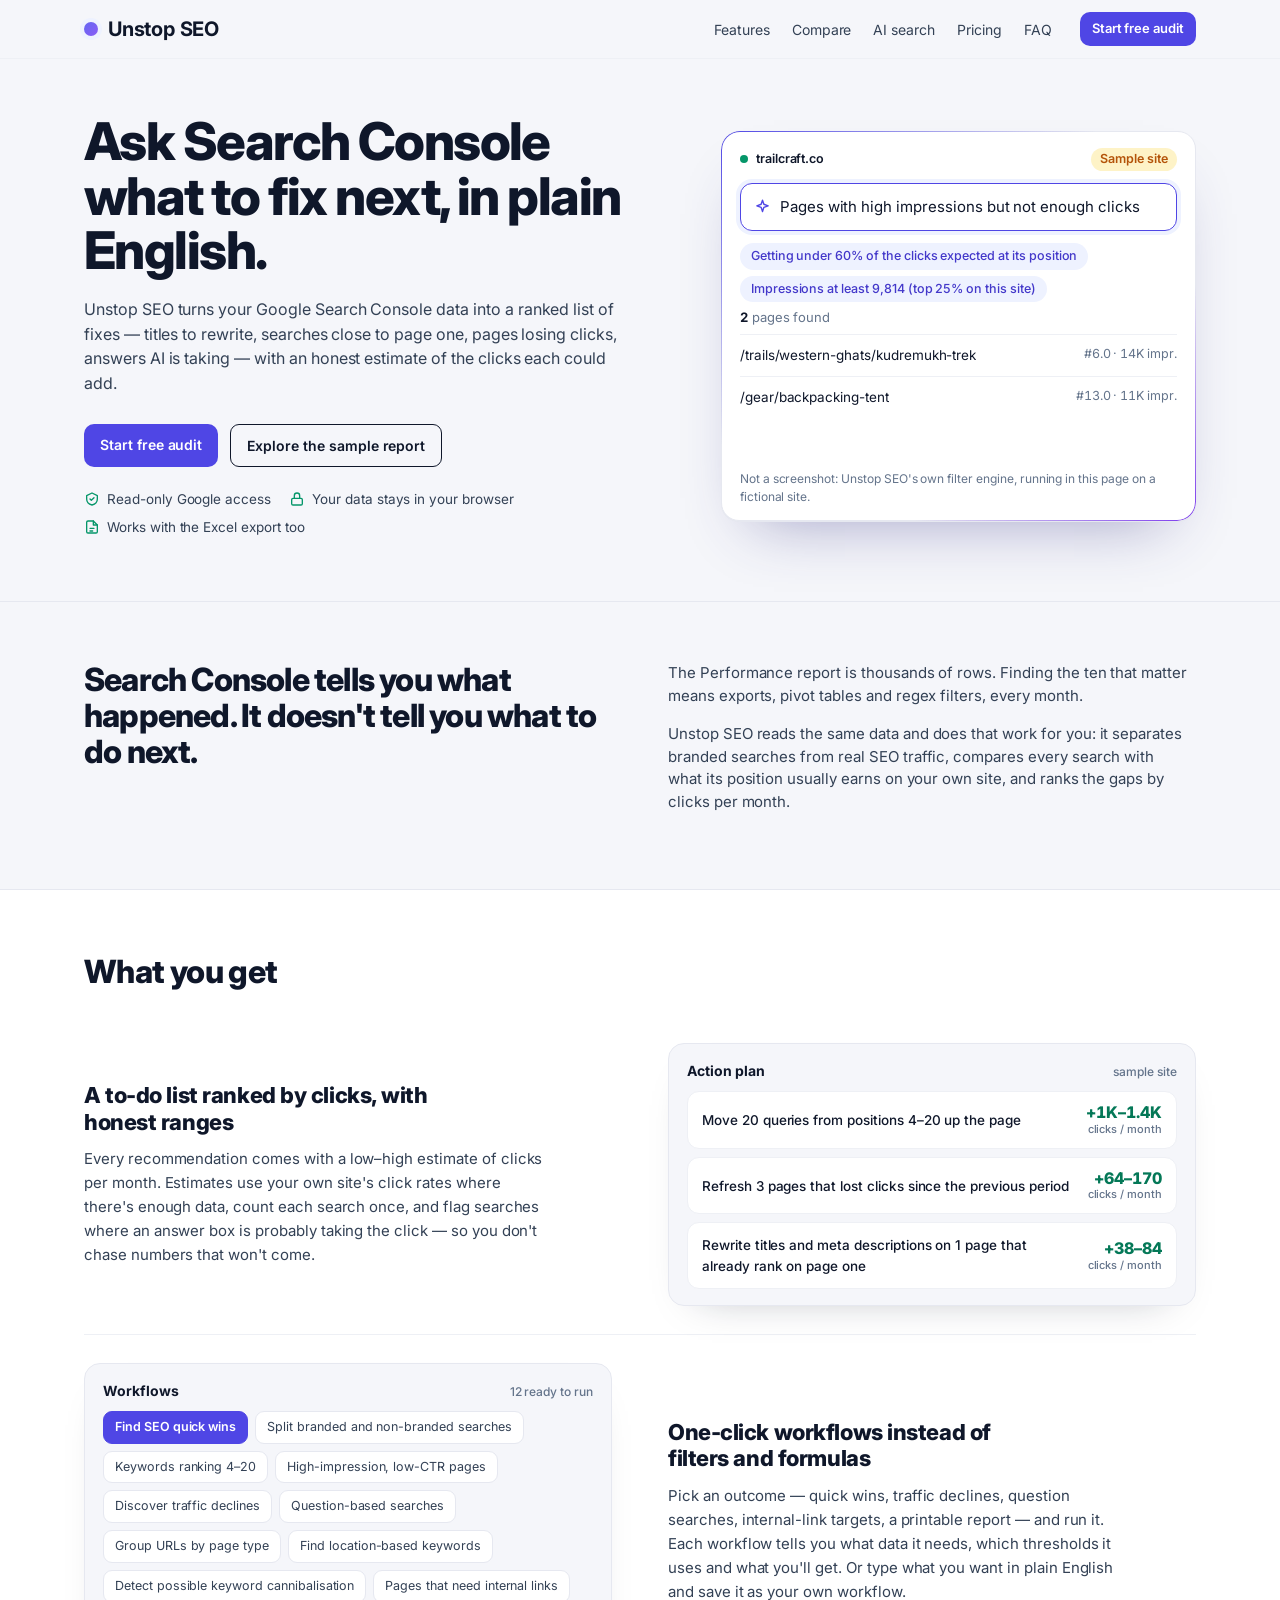
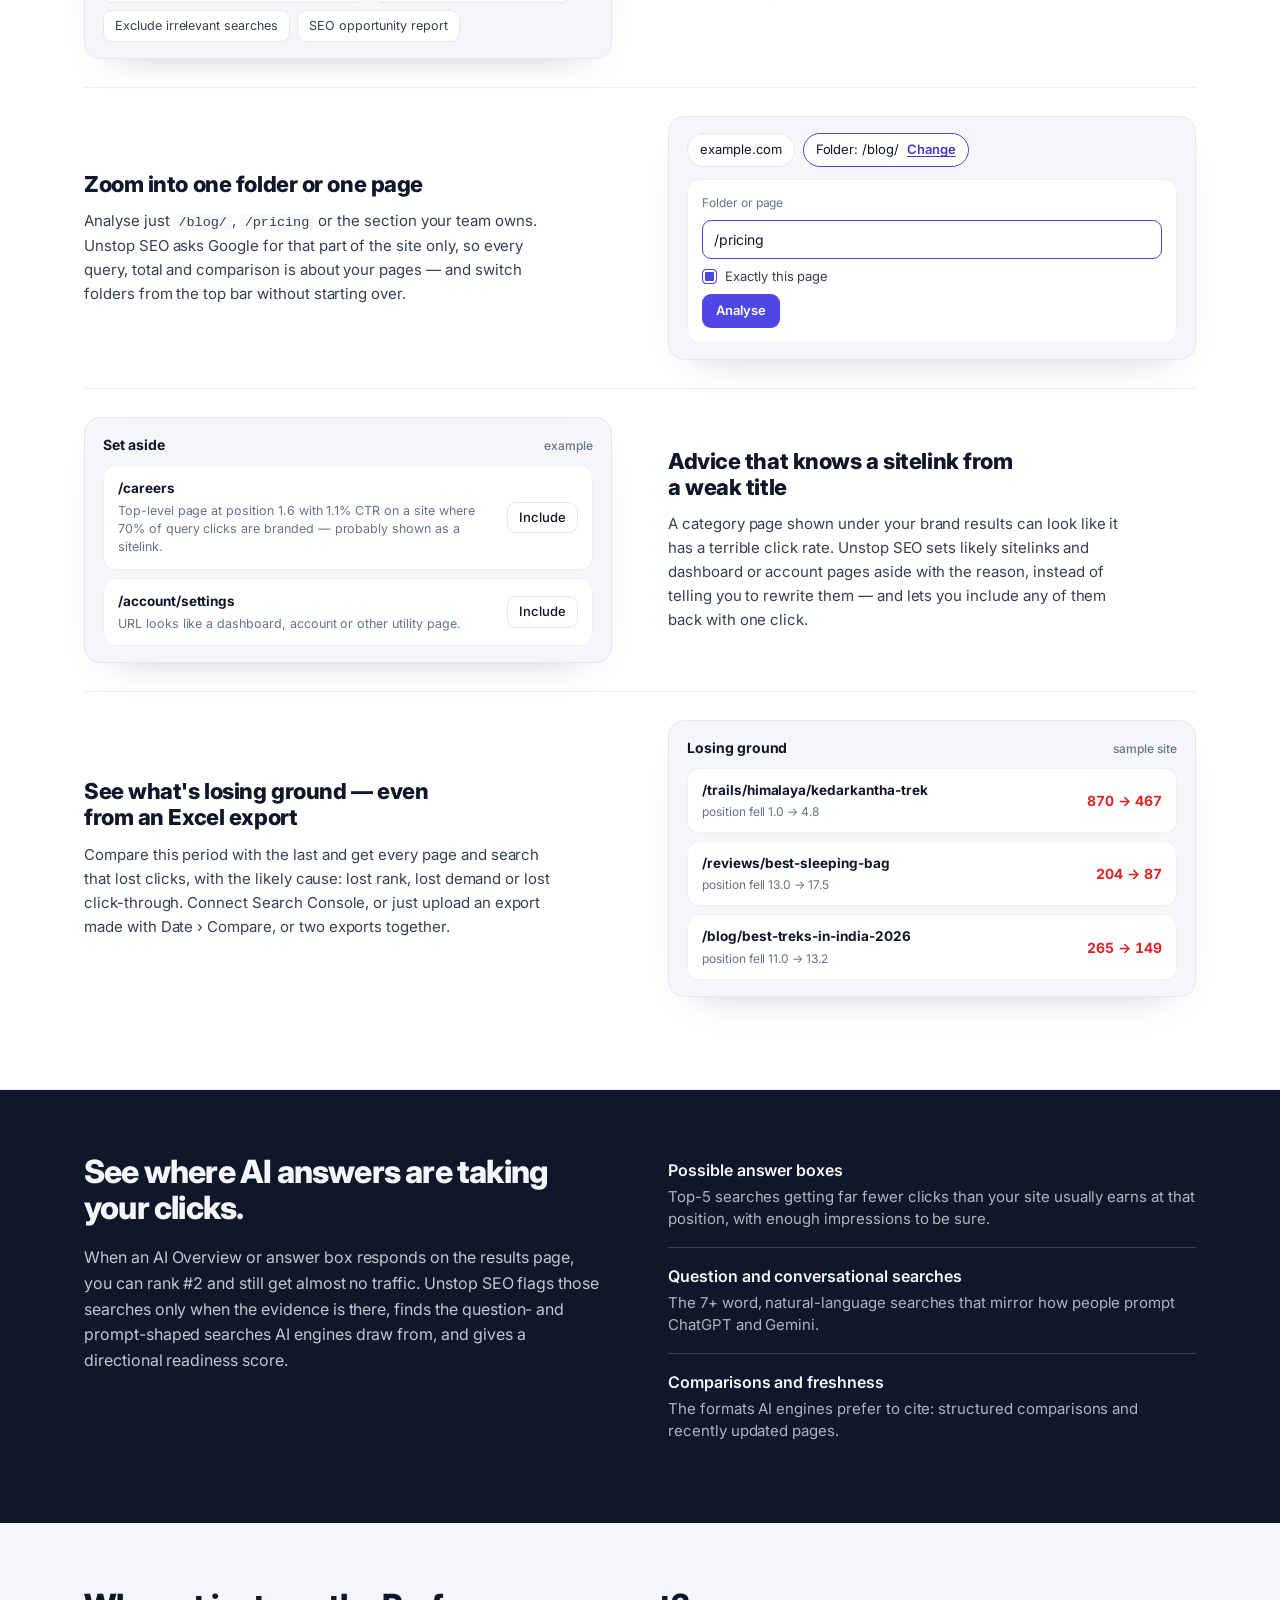
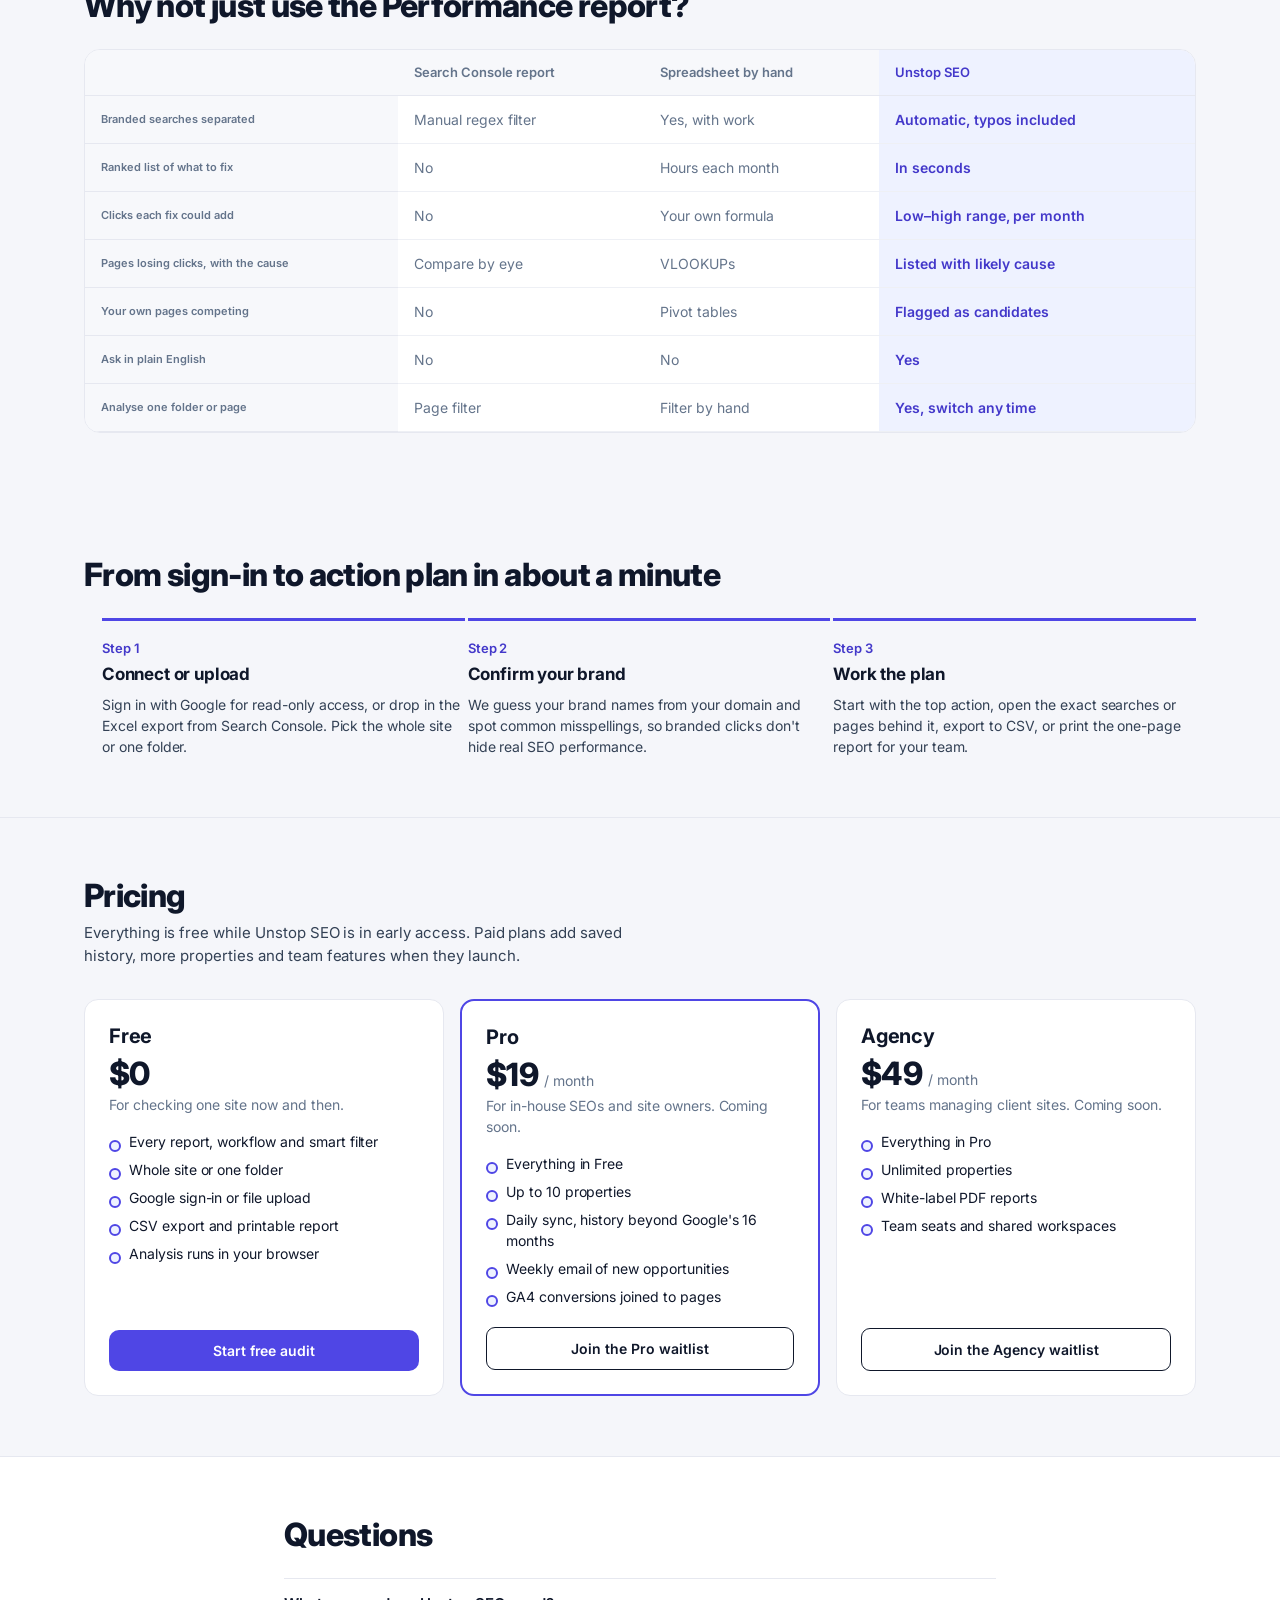
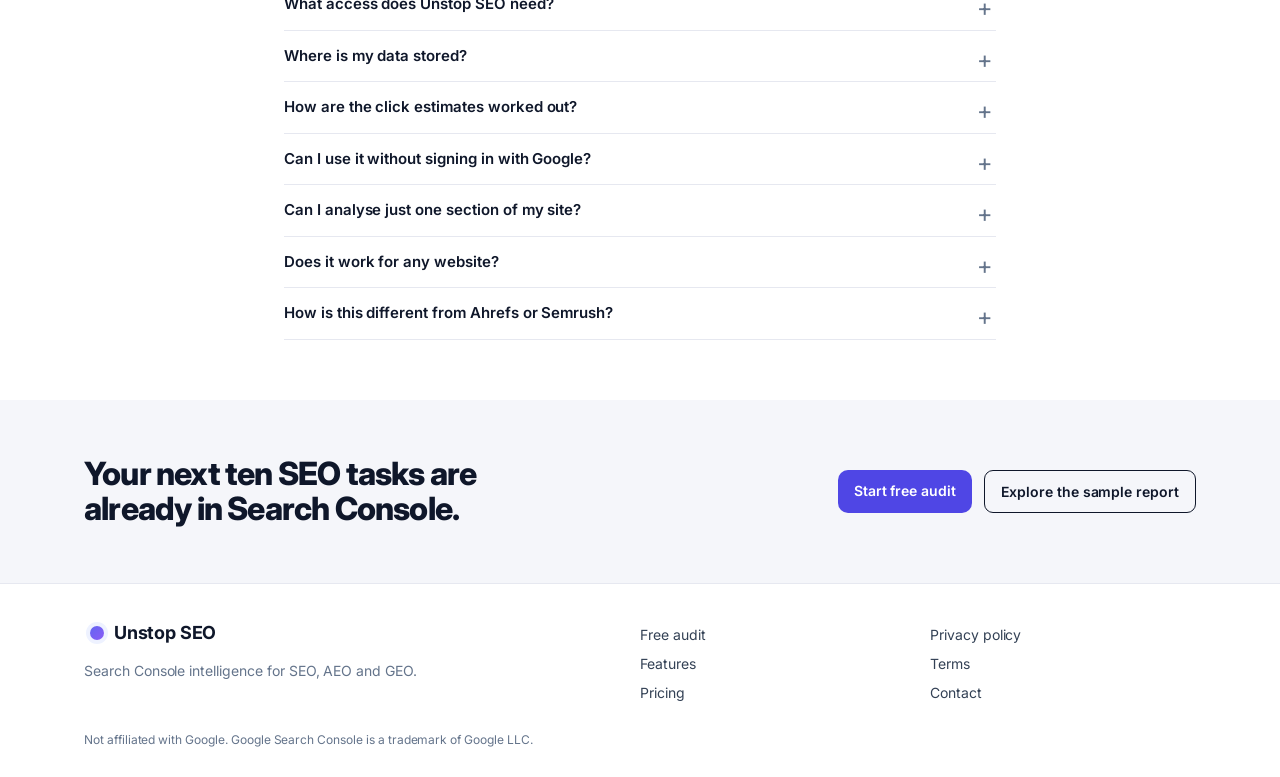
<file: index.html>
<!doctype html>
<html lang="en">
<head>
<meta charset="utf-8">
<meta name="viewport" content="width=device-width, initial-scale=1">
<title>Unstop SEO — Ask Search Console what to fix next</title>
<meta name="description" content="Unstop SEO turns Google Search Console data into a ranked list of SEO fixes with honest click estimates: one-click workflows, plain-English filters, folder-level analysis, content decay and AI answer signals. Free, read-only, runs in your browser.">
<link rel="canonical" href="https://clickwise.example/">
<meta property="og:title" content="Unstop SEO — Search Console intelligence">
<meta property="og:description" content="Turn Search Console data into a ranked list of fixes, with the clicks each one could add.">
<meta property="og:type" content="website">
<link rel="preconnect" href="https://fonts.googleapis.com">
<link rel="preconnect" href="https://fonts.gstatic.com" crossorigin>
<link href="https://fonts.googleapis.com/css2?family=Inter:wght@400;500;600;700;800&display=swap" rel="stylesheet">
<link rel="stylesheet" href="styles.css?v=30">
<link rel="stylesheet" href="landing.css?v=30">
<script type="application/ld+json">
{"@context":"https://schema.org","@type":"SoftwareApplication","name":"Unstop SEO","applicationCategory":"BusinessApplication","operatingSystem":"Web","description":"Search Console intelligence that ranks SEO, AEO and GEO fixes by the clicks they could add.","offers":{"@type":"Offer","price":"0","priceCurrency":"USD"}}
</script>
</head>
<body class="site">

<header class="site-top">
  <div class="wrap row">
    <a class="brandmark" href="./"><span class="logo-dot" aria-hidden="true"></span>Unstop SEO</a>
    <nav class="site-nav" aria-label="Main">
      <a href="#features">Features</a>
      <a href="#compare">Compare</a>
      <a href="#ai-search">AI search</a>
      <a href="#pricing">Pricing</a>
      <a href="#faq">FAQ</a>
    </nav>
    <a class="btn-primary sm" href="app.html">Start free audit</a>
  </div>
</header>

<main>
  <!-- HERO: the product itself, running on a sample site -->
  <section class="hero">
    <div class="wrap hero-grid">
      <div class="hero-copy">
        <h1>Ask Search Console what to fix next, in plain English.</h1>
        <p class="lede">Unstop SEO turns your Google Search Console data into a ranked list of fixes — titles to rewrite, searches close to page one, pages losing clicks, answers AI is taking — with an honest estimate of the clicks each could add.</p>
        <div class="hero-cta">
          <a class="btn-primary" href="app.html">Start free audit</a>
          <a class="btn-ghost" href="app.html?demo">Explore the sample report</a>
        </div>
        <ul class="trust">
          <li><svg viewBox="0 0 24 24" aria-hidden="true"><path d="M12 3l8 4v5c0 5-3.5 8-8 9-4.5-1-8-4-8-9V7z"/><path d="m9 12 2 2 4-4"/></svg>Read-only Google access</li>
          <li><svg viewBox="0 0 24 24" aria-hidden="true"><rect x="4" y="11" width="16" height="10" rx="2"/><path d="M8 11V7a4 4 0 0 1 8 0v4"/></svg>Your data stays in your browser</li>
          <li><svg viewBox="0 0 24 24" aria-hidden="true"><path d="M14 3H6a2 2 0 0 0-2 2v14a2 2 0 0 0 2 2h12a2 2 0 0 0 2-2V9z"/><path d="M14 3v6h6M9 14h6M9 18h4"/></svg>Works with the Excel export too</li>
        </ul>
      </div>

      <figure class="demo" aria-label="Live demo: a plain-English filter running on a sample site">
        <div class="demo-bar"><span class="demo-dot"></span><span>trailcraft.co</span><span class="demo-tag">Sample site</span></div>
        <div class="demo-ask" aria-live="polite"><svg viewBox="0 0 24 24" aria-hidden="true"><path d="M12 3l1.9 5.8L20 11l-6.1 2.2L12 19l-1.9-5.8L4 11l6.1-2.2z"/></svg><span id="demo-text"></span><span class="caret" aria-hidden="true"></span></div>
        <div class="demo-chips" id="demo-chips"></div>
        <p class="demo-count" id="demo-count"></p>
        <ol class="demo-rows" id="demo-rows"></ol>
        <figcaption>Not a screenshot: Unstop SEO's own filter engine, running in this page on a fictional site.</figcaption>
      </figure>
    </div>
  </section>

  <!-- PROBLEM -->
  <section class="band">
    <div class="wrap two-col">
      <h2>Search Console tells you what happened. It doesn't tell you what to do next.</h2>
      <div class="prose">
        <p>The Performance report is thousands of rows. Finding the ten that matter means exports, pivot tables and regex filters, every month.</p>
        <p>Unstop SEO reads the same data and does that work for you: it separates branded searches from real SEO traffic, compares every search with what its position usually earns on your own site, and ranks the gaps by clicks per month.</p>
      </div>
    </div>
  </section>

  <!-- FEATURES: each one shown, not described -->
  <section class="showcase" id="features">
    <div class="wrap">
      <h2 class="sec-h">What you get</h2>

      <div class="show">
        <div class="show-copy">
          <h3>A to-do list ranked by clicks, with honest ranges</h3>
          <p>Every recommendation comes with a low–high estimate of clicks per month. Estimates use your own site's click rates where there's enough data, count each search once, and flag searches where an answer box is probably taking the click — so you don't chase numbers that won't come.</p>
        </div>
        <div class="show-ui ui-plan"><div class="ui-h">Action plan <span>sample site</span></div><ol id="ui-plan"></ol></div>
      </div>

      <div class="show flip">
        <div class="show-copy">
          <h3>One-click workflows instead of filters and formulas</h3>
          <p>Pick an outcome — quick wins, traffic declines, question searches, internal-link targets, a printable report — and run it. Each workflow tells you what data it needs, which thresholds it uses and what you'll get. Or type what you want in plain English and save it as your own workflow.</p>
        </div>
        <div class="show-ui ui-wf"><div class="ui-h">Workflows <span id="ui-wf-n"></span></div><div class="wf-chips" id="ui-wf"></div></div>
      </div>

      <div class="show">
        <div class="show-copy">
          <h3>Zoom into one folder or one page</h3>
          <p>Analyse just <code>/blog/</code>, <code>/pricing</code> or the section your team owns. Unstop SEO asks Google for that part of the site only, so every query, total and comparison is about your pages — and switch folders from the top bar without starting over.</p>
        </div>
        <div class="show-ui ui-scope">
          <div class="scope-row"><span class="pillish">example.com</span><span class="pillish strong">Folder: /blog/ <u>Change</u></span></div>
          <div class="scope-box"><label>Folder or page</label><div class="fake-in">/pricing</div><label class="fake-check"><span class="box on"></span>Exactly this page</label><span class="fake-btn">Analyse</span></div>
        </div>
      </div>

      <div class="show flip">
        <div class="show-copy">
          <h3>Advice that knows a sitelink from a weak title</h3>
          <p>A category page shown under your brand results can look like it has a terrible click rate. Unstop SEO sets likely sitelinks and dashboard or account pages aside with the reason, instead of telling you to rewrite them — and lets you include any of them back with one click.</p>
        </div>
        <div class="show-ui ui-aside"><div class="ui-h">Set aside <span>example</span></div>
          <div class="aside-row"><b>/careers</b><p>Top-level page at position 1.6 with 1.1% CTR on a site where 70% of query clicks are branded — probably shown as a sitelink.</p><span class="fake-btn quiet">Include</span></div>
          <div class="aside-row"><b>/account/settings</b><p>URL looks like a dashboard, account or other utility page.</p><span class="fake-btn quiet">Include</span></div>
        </div>
      </div>

      <div class="show">
        <div class="show-copy">
          <h3>See what's losing ground — even from an Excel export</h3>
          <p>Compare this period with the last and get every page and search that lost clicks, with the likely cause: lost rank, lost demand or lost click-through. Connect Search Console, or just upload an export made with Date › Compare, or two exports together.</p>
        </div>
        <div class="show-ui ui-decay"><div class="ui-h">Losing ground <span>sample site</span></div><ol id="ui-decay"></ol></div>
      </div>
    </div>
  </section>

  <!-- AI SEARCH -->
  <section class="ai-band" id="ai-search">
    <div class="wrap two-col">
      <div>
        <h2>See where AI answers are taking your clicks.</h2>
        <p class="prose-l">When an AI Overview or answer box responds on the results page, you can rank #2 and still get almost no traffic. Unstop SEO flags those searches only when the evidence is there, finds the question- and prompt-shaped searches AI engines draw from, and gives a directional readiness score.</p>
      </div>
      <dl class="ai-list">
        <div><dt>Possible answer boxes</dt><dd>Top-5 searches getting far fewer clicks than your site usually earns at that position, with enough impressions to be sure.</dd></div>
        <div><dt>Question and conversational searches</dt><dd>The 7+ word, natural-language searches that mirror how people prompt ChatGPT and Gemini.</dd></div>
        <div><dt>Comparisons and freshness</dt><dd>The formats AI engines prefer to cite: structured comparisons and recently updated pages.</dd></div>
      </dl>
    </div>
  </section>

  <!-- COMPARISON -->
  <section class="compare" id="compare">
    <div class="wrap">
      <h2 class="sec-h">Why not just use the Performance report?</h2>
      <div class="tw-c">
        <table class="cmp">
          <thead><tr><th scope="col"></th><th scope="col">Search Console report</th><th scope="col">Spreadsheet by hand</th><th scope="col" class="us">Unstop SEO</th></tr></thead>
          <tbody>
            <tr><th scope="row">Branded searches separated</th><td>Manual regex filter</td><td>Yes, with work</td><td class="us">Automatic, typos included</td></tr>
            <tr><th scope="row">Ranked list of what to fix</th><td>No</td><td>Hours each month</td><td class="us">In seconds</td></tr>
            <tr><th scope="row">Clicks each fix could add</th><td>No</td><td>Your own formula</td><td class="us">Low–high range, per month</td></tr>
            <tr><th scope="row">Pages losing clicks, with the cause</th><td>Compare by eye</td><td>VLOOKUPs</td><td class="us">Listed with likely cause</td></tr>
            <tr><th scope="row">Your own pages competing</th><td>No</td><td>Pivot tables</td><td class="us">Flagged as candidates</td></tr>
            <tr><th scope="row">Ask in plain English</th><td>No</td><td>No</td><td class="us">Yes</td></tr>
            <tr><th scope="row">Analyse one folder or page</th><td>Page filter</td><td>Filter by hand</td><td class="us">Yes, switch any time</td></tr>
          </tbody>
        </table>
      </div>
    </div>
  </section>

  <!-- HOW IT WORKS (a real sequence) -->
  <section class="how">
    <div class="wrap">
      <h2 class="sec-h">From sign-in to action plan in about a minute</h2>
      <ol class="steps">
        <li><h3>Connect or upload</h3><p>Sign in with Google for read-only access, or drop in the Excel export from Search Console. Pick the whole site or one folder.</p></li>
        <li><h3>Confirm your brand</h3><p>We guess your brand names from your domain and spot common misspellings, so branded clicks don't hide real SEO performance.</p></li>
        <li><h3>Work the plan</h3><p>Start with the top action, open the exact searches or pages behind it, export to CSV, or print the one-page report for your team.</p></li>
      </ol>
    </div>
  </section>

  <!-- PRICING -->
  <section class="pricing" id="pricing">
    <div class="wrap">
      <h2 class="sec-h">Pricing</h2>
      <p class="sec-sub">Everything is free while Unstop SEO is in early access. Paid plans add saved history, more properties and team features when they launch.</p>
      <div class="plans">
        <article class="plan">
          <h3>Free</h3>
          <p class="price"><b>$0</b></p>
          <p class="plan-for">For checking one site now and then.</p>
          <ul>
            <li>Every report, workflow and smart filter</li>
            <li>Whole site or one folder</li>
            <li>Google sign-in or file upload</li>
            <li>CSV export and printable report</li>
            <li>Analysis runs in your browser</li>
          </ul>
          <a class="btn-primary" href="app.html">Start free audit</a>
        </article>
        <article class="plan plan-main">
          <h3>Pro</h3>
          <p class="price"><b>$19</b><span>/ month</span></p>
          <p class="plan-for">For in-house SEOs and site owners. Coming soon.</p>
          <ul>
            <li>Everything in Free</li>
            <li>Up to 10 properties</li>
            <li>Daily sync, history beyond Google's 16 months</li>
            <li>Weekly email of new opportunities</li>
            <li>GA4 conversions joined to pages</li>
          </ul>
          <a class="btn-ghost" href="mailto:hello@clickwise.example?subject=Unstop SEO%20Pro%20early%20access">Join the Pro waitlist</a>
        </article>
        <article class="plan">
          <h3>Agency</h3>
          <p class="price"><b>$49</b><span>/ month</span></p>
          <p class="plan-for">For teams managing client sites. Coming soon.</p>
          <ul>
            <li>Everything in Pro</li>
            <li>Unlimited properties</li>
            <li>White-label PDF reports</li>
            <li>Team seats and shared workspaces</li>
          </ul>
          <a class="btn-ghost" href="mailto:hello@clickwise.example?subject=Unstop SEO%20Agency%20early%20access">Join the Agency waitlist</a>
        </article>
      </div>
    </div>
  </section>

  <!-- FAQ -->
  <section class="faq" id="faq">
    <div class="wrap narrow-w">
      <h2 class="sec-h">Questions</h2>
      <details><summary>What access does Unstop SEO need?</summary><p>Read-only access to Search Console (the <code>webmasters.readonly</code> scope). Unstop SEO can't change anything in your account, and you can revoke access any time from your Google account settings.</p></details>
      <details><summary>Where is my data stored?</summary><p>Nowhere but your browser. Data is fetched from Google straight into the page and analysed there; reloading clears it. Only your settings — brand names, ignored searches, saved workflows — are kept in your browser, and Settings › Forget this site deletes them.</p></details>
      <details><summary>How are the click estimates worked out?</summary><p>For each search, Unstop SEO compares its click-through rate with what your own site usually earns at that position (an industry benchmark where you don't have enough data), and shows the gap as a low–high range of clicks per month. Each search is counted once, outliers are capped, and searches that look answered on the results page are flagged. Use the numbers to prioritise, not as a forecast.</p></details>
      <details><summary>Can I use it without signing in with Google?</summary><p>Yes. Export the Performance report from Search Console as Excel and upload it. To see pages losing clicks, export with Date › Compare, or upload two exports together. A few details need sign-in, such as which search lands on which page.</p></details>
      <details><summary>Can I analyse just one section of my site?</summary><p>Yes. Type a folder like <code>/blog/</code> or paste a page URL when you pick your property, and switch to another folder from the top bar at any time. For uploads, set the Page filter in Search Console before exporting.</p></details>
      <details><summary>Does it work for any website?</summary><p>Any site with a Search Console property: blogs, ecommerce, SaaS, marketplaces, B2B. Sections and page types are read from your own URL structure, and brand names from your domain.</p></details>
      <details><summary>How is this different from Ahrefs or Semrush?</summary><p>Those tools estimate your rankings from their own crawls. Unstop SEO uses Google's first-party data for your site — real impressions, clicks and positions — and focuses on what to fix next rather than keyword research.</p></details>
    </div>
  </section>

  <section class="final">
    <div class="wrap row-c">
      <h2>Your next ten SEO tasks are already in Search Console.</h2>
      <div class="hero-cta"><a class="btn-primary" href="app.html">Start free audit</a><a class="btn-ghost" href="app.html?demo">Explore the sample report</a></div>
    </div>
  </section>
</main>

<footer class="site-foot">
  <div class="wrap foot-grid">
    <div><a class="brandmark sm" href="./"><span class="logo-dot" aria-hidden="true"></span>Unstop SEO</a><p>Search Console intelligence for SEO, AEO and GEO.</p></div>
    <nav aria-label="Product"><a href="app.html">Free audit</a><a href="#features">Features</a><a href="#pricing">Pricing</a></nav>
    <nav aria-label="Company"><a href="privacy.html">Privacy policy</a><a href="terms.html">Terms</a><a href="mailto:hello@clickwise.example">Contact</a></nav>
  </div>
  <div class="wrap foot-legal">Not affiliated with Google. Google Search Console is a trademark of Google LLC.</div>
</footer>

<script src="config.js?v=31"></script>
<script src="engine.js?v=30"></script>
<script src="demo.js?v=30"></script>
<script src="filters.js?v=30"></script>
<script src="workflows.js?v=30"></script>
<script>
// Everything on the right-hand side is produced by the real engine on the fictional sample site.
(function () {
  const esc = s => String(s).replace(/[&<>"']/g, c => ({ '&': '&amp;', '<': '&lt;', '>': '&gt;', '"': '&quot;', "'": '&#39;' }[c]));
  const $ = id => document.getElementById(id);
  let A;
  try {
    A = CW.analyse(CW_DEMO.build(), { brand: ['trailcraft', 'trail craft', 'trialcraft'], exclude: CW_CONFIG.defaultExcludes, utilityHints: CW_CONFIG.utilityHints });
  } catch (e) { document.querySelectorAll('.demo,.show-ui[class*="ui-plan"],.ui-decay').forEach(x => x.hidden = true); return; }
  const n = CW.fmtN, range = (lo, hi) => hi < 1 ? '—' : lo >= 1 && n(lo) !== n(hi) ? '+' + n(lo) + '–' + n(hi) : lo >= 1 ? '+' + n(hi) : 'up to +' + n(hi);

  // feature visuals
  $('ui-plan').innerHTML = A.plan.slice(0, 3).map(a => `<li><span>${esc(a.title)}</span><b>${range(a.gain, a.gainHi || 0)}<small>clicks / month</small></b></li>`).join('');
  const T = CW_WORKFLOWS.TEMPLATES;
  $('ui-wf-n').textContent = T.length + ' ready to run';
  $('ui-wf').innerHTML = T.map((w, i) => `<span class="wfc${i === 0 ? ' on' : ''}">${esc(w.name)}</span>`).join('');
  $('ui-decay').innerHTML = (A.decay ? A.decay.pages.slice(0, 3) : []).map(r => `<li><span><b>${esc(r.path)}</b><small>${esc(r.reason)}</small></span><em>${n(r.prev.clicks)} → ${n(r.cur.clicks)}</em></li>`).join('');

  // hero demo: type a request, run the real parser and filter, show the result
  const asks = ['Pages with high impressions but not enough clicks', 'Non-branded keywords ranking between positions 5 and 15', 'Question searches on page two', 'Location-based keywords grouped by city'];
  const still = window.matchMedia && matchMedia('(prefers-reduced-motion: reduce)').matches;
  function show(text) {
    const p = CW_FILTERS.parse(text, A), r = CW_FILTERS.run(p.spec, A);
    $('demo-chips').innerHTML = p.spec.conds.map(c => `<span>${esc(CW_FILTERS.chip(c, p.spec.target))}</span>`).join('') + (p.spec.group ? `<span>Grouped by ${esc(CW_FILTERS.GROUPS[p.spec.group])}</span>` : '');
    if (!r.ok) { $('demo-count').textContent = ''; $('demo-rows').innerHTML = ''; return; }
    const noun = p.spec.target === 'page' ? 'pages' : 'searches';
    if (r.groups) {
      $('demo-count').innerHTML = `<b>${r.rows.length}</b> ${noun} in <b>${r.groups.length}</b> groups`;
      $('demo-rows').innerHTML = r.groups.slice(0, 3).map(g => `<li><span>${esc(g.key)}</span><em>${g.n} ${noun} · ${n(g.clicks)} clicks</em></li>`).join('');
    } else {
      $('demo-count').innerHTML = `<b>${r.rows.length}</b> ${noun} found`;
      $('demo-rows').innerHTML = r.rows.slice(0, 3).map(x => `<li><span>${esc(x.q || x.path)}</span><em>#${x.pos.toFixed(1)} · ${n(x.impr)} impr.</em></li>`).join('');
    }
  }
  const box = $('demo-text'), fig = document.querySelector('.demo');
  if (still) { box.textContent = asks[0]; show(asks[0]); fig.classList.add('done'); return; }
  let i = 0;
  (function next() {
    const text = asks[i++ % asks.length];
    let k = 0; box.textContent = ''; fig.classList.remove('done');
    $('demo-chips').innerHTML = ''; $('demo-count').textContent = ''; $('demo-rows').innerHTML = '';
    const t = setInterval(() => {
      box.textContent = text.slice(0, ++k);
      if (k >= text.length) { clearInterval(t); setTimeout(() => { show(text); fig.classList.add('done'); setTimeout(next, 4200); }, 350); }
    }, 38);
  })();
})();
</script>
</body>
</html>
</file>
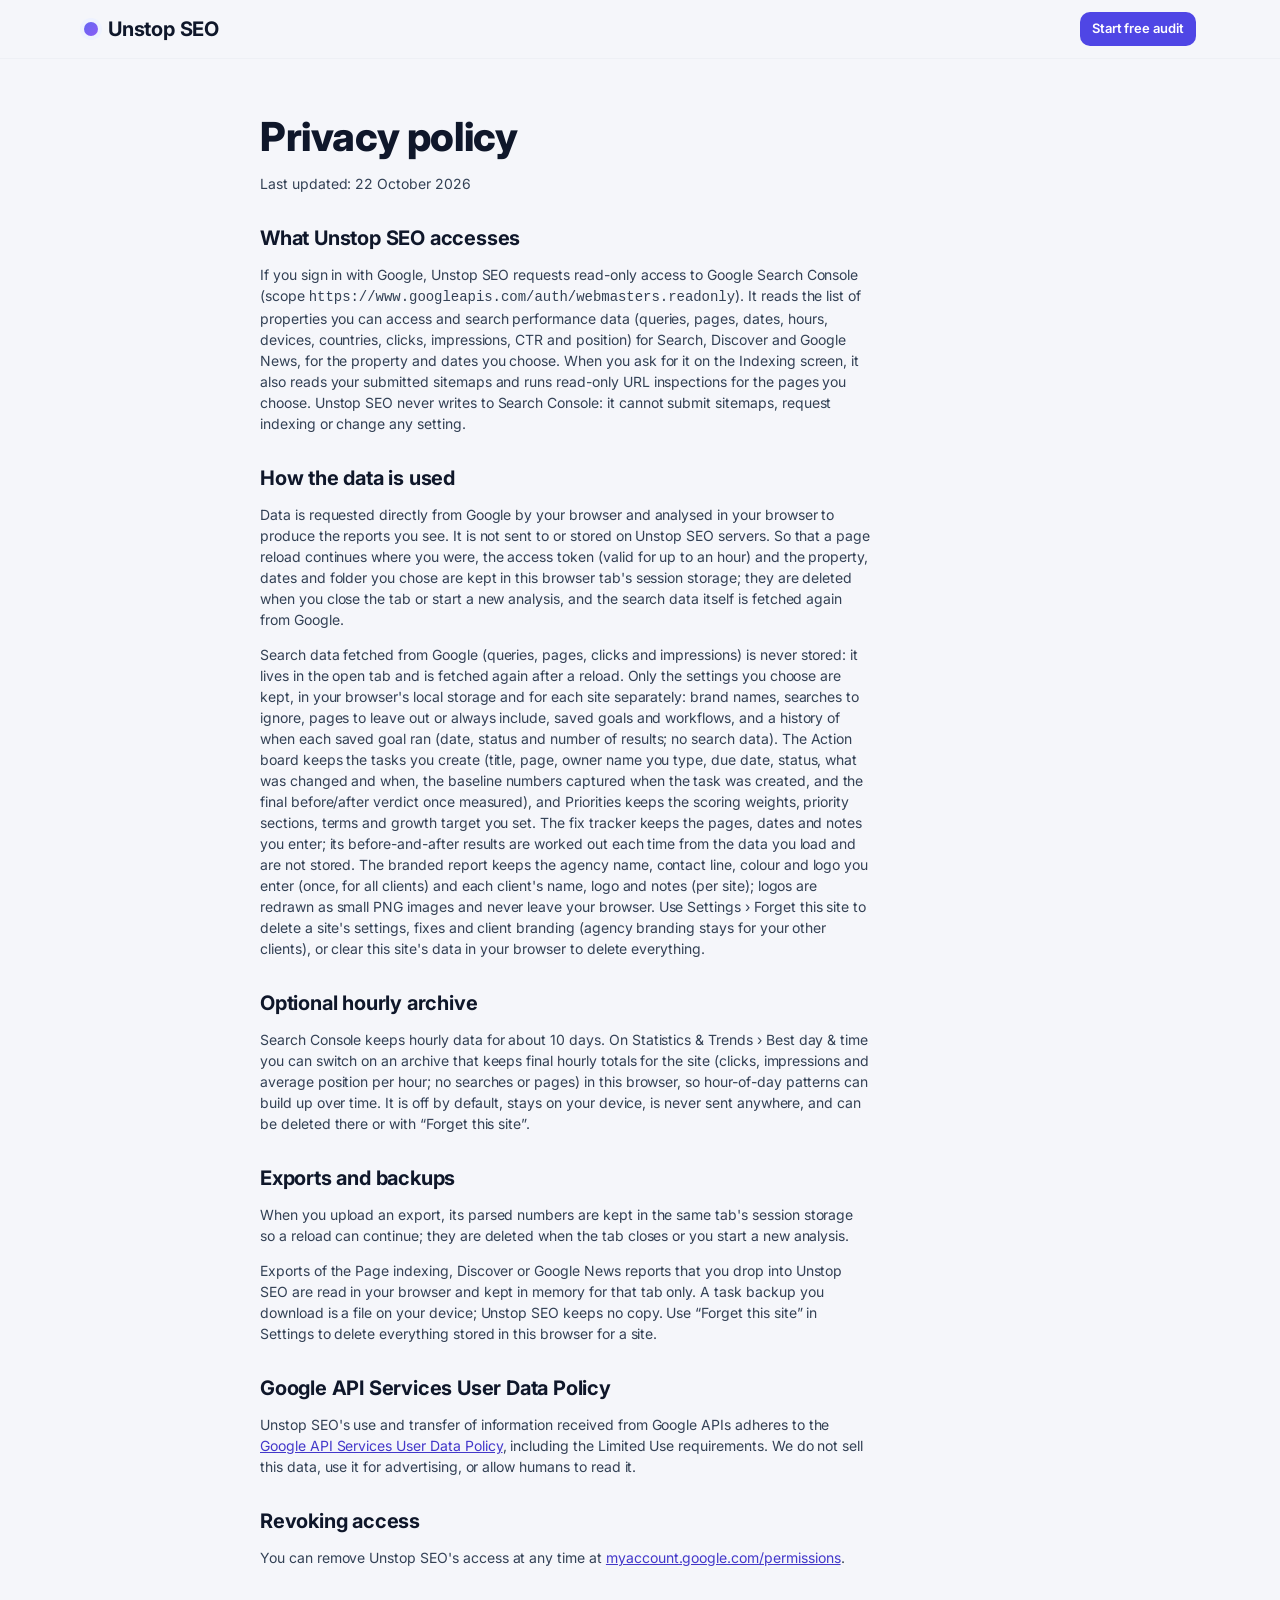
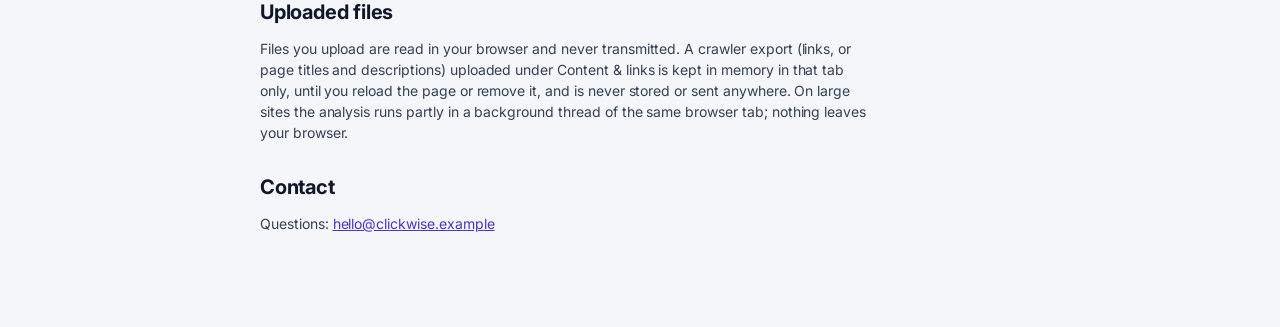
<file: privacy.html>
<!doctype html>
<html lang="en"><head><meta charset="utf-8"><meta name="viewport" content="width=device-width, initial-scale=1">
<title>Privacy policy — Unstop SEO</title>
<link href="https://fonts.googleapis.com/css2?family=Inter:wght@400;500;600;700;800&display=swap" rel="stylesheet">
<link rel="stylesheet" href="styles.css?v=33"><link rel="stylesheet" href="landing.css?v=33">
<style>.legal{padding:56px 0 80px}.legal h1{font:800 40px/1.1 var(--display);margin:0 0 8px}.legal h2{font:700 20px var(--display);margin:32px 0 8px}.legal p,.legal li{color:var(--ink-2);max-width:68ch}</style>
</head><body class="site">
<header class="site-top"><div class="wrap row"><a class="brandmark" href="./"><span class="logo-dot" aria-hidden="true"></span>Unstop SEO</a><a class="btn-primary sm" style="margin-left:auto" href="app.html">Start free audit</a></div></header>
<main class="wrap narrow-w legal">
<h1>Privacy policy</h1><p>Last updated: 22 October 2026</p>

<h2>What Unstop SEO accesses</h2>
<p>If you sign in with Google, Unstop SEO requests read-only access to Google Search Console (scope <code>https://www.googleapis.com/auth/webmasters.readonly</code>). It reads the list of properties you can access and search performance data (queries, pages, dates, hours, devices, countries, clicks, impressions, CTR and position) for Search, Discover and Google News, for the property and dates you choose. When you ask for it on the Indexing screen, it also reads your submitted sitemaps and runs read-only URL inspections for the pages you choose. Unstop SEO never writes to Search Console: it cannot submit sitemaps, request indexing or change any setting.</p>
<h2>How the data is used</h2>
<p>Data is requested directly from Google by your browser and analysed in your browser to produce the reports you see. It is not sent to or stored on Unstop SEO servers. So that a page reload continues where you were, the access token (valid for up to an hour) and the property, dates and folder you chose are kept in this browser tab's session storage; they are deleted when you close the tab or start a new analysis, and the search data itself is fetched again from Google.</p>
<p>Search data fetched from Google (queries, pages, clicks and impressions) is never stored: it lives in the open tab and is fetched again after a reload. Only the settings you choose are kept, in your browser's local storage and for each site separately: brand names, searches to ignore, pages to leave out or always include, saved goals and workflows, and a history of when each saved goal ran (date, status and number of results; no search data). The Action board keeps the tasks you create (title, page, owner name you type, due date, status, what was changed and when, the baseline numbers captured when the task was created, and the final before/after verdict once measured), and Priorities keeps the scoring weights, priority sections, terms and growth target you set. The fix tracker keeps the pages, dates and notes you enter; its before-and-after results are worked out each time from the data you load and are not stored. The branded report keeps the agency name, contact line, colour and logo you enter (once, for all clients) and each client's name, logo and notes (per site); logos are redrawn as small PNG images and never leave your browser. Use Settings › Forget this site to delete a site's settings, fixes and client branding (agency branding stays for your other clients), or clear this site's data in your browser to delete everything.</p>
<h2>Optional hourly archive</h2>
<p>Search Console keeps hourly data for about 10 days. On Statistics &amp; Trends › Best day &amp; time you can switch on an archive that keeps final hourly totals for the site (clicks, impressions and average position per hour; no searches or pages) in this browser, so hour-of-day patterns can build up over time. It is off by default, stays on your device, is never sent anywhere, and can be deleted there or with “Forget this site”.</p>
<h2>Exports and backups</h2>
<p>When you upload an export, its parsed numbers are kept in the same tab's session storage so a reload can continue; they are deleted when the tab closes or you start a new analysis.</p>
<p>Exports of the Page indexing, Discover or Google News reports that you drop into Unstop SEO are read in your browser and kept in memory for that tab only. A task backup you download is a file on your device; Unstop SEO keeps no copy. Use “Forget this site” in Settings to delete everything stored in this browser for a site.</p>
<h2>Google API Services User Data Policy</h2>
<p>Unstop SEO's use and transfer of information received from Google APIs adheres to the <a href="https://developers.google.com/terms/api-services-user-data-policy">Google API Services User Data Policy</a>, including the Limited Use requirements. We do not sell this data, use it for advertising, or allow humans to read it.</p>
<h2>Revoking access</h2>
<p>You can remove Unstop SEO's access at any time at <a href="https://myaccount.google.com/permissions">myaccount.google.com/permissions</a>.</p>
<h2>Uploaded files</h2>
<p>Files you upload are read in your browser and never transmitted. A crawler export (links, or page titles and descriptions) uploaded under Content &amp; links is kept in memory in that tab only, until you reload the page or remove it, and is never stored or sent anywhere. On large sites the analysis runs partly in a background thread of the same browser tab; nothing leaves your browser.</p>
<h2>Contact</h2>
<p>Questions: <a href="mailto:hello@clickwise.example">hello@clickwise.example</a></p>
</main></body></html>
</file>
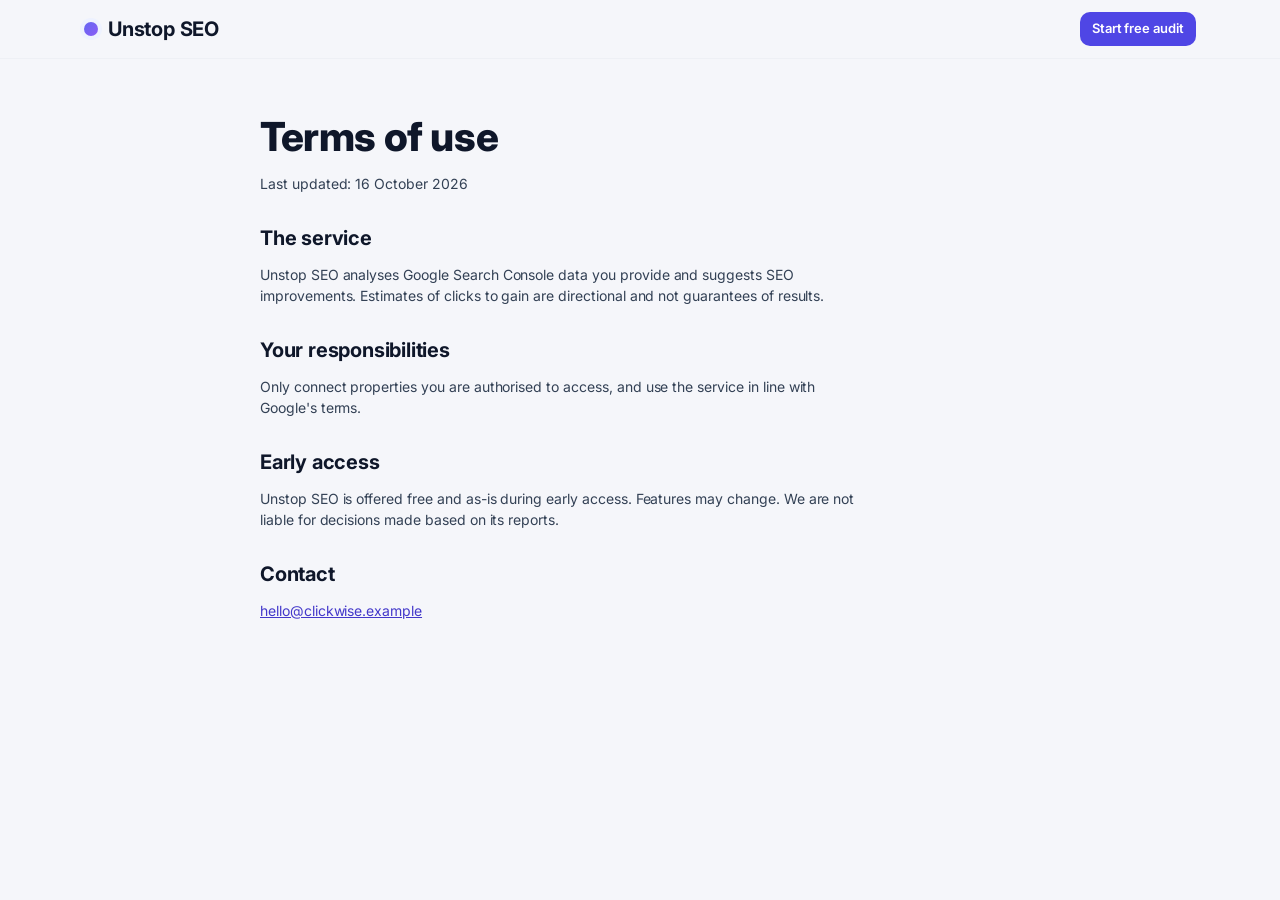
<file: terms.html>
<!doctype html>
<html lang="en"><head><meta charset="utf-8"><meta name="viewport" content="width=device-width, initial-scale=1">
<title>Terms of use — Unstop SEO</title>
<link href="https://fonts.googleapis.com/css2?family=Inter:wght@400;500;600;700;800&display=swap" rel="stylesheet">
<link rel="stylesheet" href="styles.css?v=30"><link rel="stylesheet" href="landing.css?v=30">
<style>.legal{padding:56px 0 80px}.legal h1{font:800 40px/1.1 var(--display);margin:0 0 8px}.legal h2{font:700 20px var(--display);margin:32px 0 8px}.legal p,.legal li{color:var(--ink-2);max-width:68ch}</style>
</head><body class="site">
<header class="site-top"><div class="wrap row"><a class="brandmark" href="./"><span class="logo-dot" aria-hidden="true"></span>Unstop SEO</a><a class="btn-primary sm" style="margin-left:auto" href="app.html">Start free audit</a></div></header>
<main class="wrap narrow-w legal">
<h1>Terms of use</h1><p>Last updated: 16 October 2026</p>

<h2>The service</h2>
<p>Unstop SEO analyses Google Search Console data you provide and suggests SEO improvements. Estimates of clicks to gain are directional and not guarantees of results.</p>
<h2>Your responsibilities</h2>
<p>Only connect properties you are authorised to access, and use the service in line with Google's terms.</p>
<h2>Early access</h2>
<p>Unstop SEO is offered free and as-is during early access. Features may change. We are not liable for decisions made based on its reports.</p>
<h2>Contact</h2>
<p><a href="mailto:hello@clickwise.example">hello@clickwise.example</a></p>
</main></body></html>
</file>
<file: styles.css>
/* Clickwise — shared tokens + app styles */
:root{
  --bg:#F8FAFC;
  --surface:#FFFFFF;
  --sunk:#F8FAFC;
  --ink:#0F172A;
  --ink-2:#334155;
  --muted:#64748B;
  --line:#E2E8F0;
  --line-soft:#F1F5F9;
  --signal:#4F46E5;
  --signal-ink:#4338CA;
  --signal-soft:#EEF2FF;
  --good:#059669;
  --good-ink:#047857;
  --good-soft:#D1FAE5;
  --watch:#D97706;
  --watch-ink:#B45309;
  --watch-soft:#FEF3C7;
  --risk:#DC2626;
  --risk-ink:#B91C1C;
  --risk-soft:#FEE2E2;
  --sky:#7C3AED;
  --sky-soft:#F3E8FF;
  --teal:#0D9488;
  --teal-soft:#CCFBF1;
  --orange:#EA580C;
  --orange-soft:#FFEDD5;
  --shadow:0 1px 2px rgb(15 23 42 / .04),0 4px 16px -4px rgb(15 23 42 / .06);
  --display:'Inter',ui-sans-serif,system-ui,sans-serif;
  --body:'Inter',ui-sans-serif,system-ui,sans-serif;
  --r-sm:8px;--r:16px;--r-lg:20px;
  color-scheme:light;
}
@media (prefers-color-scheme:dark){
  :root:not([data-theme="light"]){
    --bg:#0B1120;--surface:#111827;--sunk:#0F172A;--ink:#F1F5F9;--ink-2:#CBD5E1;--muted:#94A3B8;
    --line:#1E293B;--line-soft:#1A2333;--teal:#2DD4BF;--teal-soft:#134E4A;--orange:#FB923C;--orange-soft:#431407;--signal:#818CF8;--signal-ink:#A5B4FC;--signal-soft:#1E1B4B;--good:#34D399;--good-ink:#6EE7B7;--good-soft:#064E3B;
    --watch:#FBBF24;--watch-ink:#FCD34D;--watch-soft:#3A2C14;--risk:#F87171;--risk-ink:#FCA5A5;--risk-soft:#3B1D1A;--sky:#A78BFA;--sky-soft:#2E1065;
    color-scheme:dark;
  }
}
:root[data-theme="dark"]{
  --bg:#0B1120;--surface:#111827;--sunk:#0F172A;--ink:#F1F5F9;--ink-2:#CBD5E1;--muted:#94A3B8;
  --line:#1E293B;--line-soft:#1A2333;--teal:#2DD4BF;--teal-soft:#134E4A;--orange:#FB923C;--orange-soft:#431407;--signal:#818CF8;--signal-ink:#A5B4FC;--signal-soft:#1E1B4B;--good:#34D399;--good-ink:#6EE7B7;--good-soft:#064E3B;
  --watch:#FBBF24;--watch-ink:#FCD34D;--watch-soft:#3A2C14;--risk:#F87171;--risk-ink:#FCA5A5;--risk-soft:#3B1D1A;--sky:#A78BFA;--sky-soft:#2E1065;
  color-scheme:dark;
}

*{box-sizing:border-box}
html,body{margin:0}
body{background:var(--bg);color:var(--ink);font:400 14px/1.5 var(--body);-webkit-font-smoothing:antialiased}
[hidden]{display:none!important}
button,input,select,textarea{font:inherit;color:inherit}
a{color:var(--signal-ink)}
:focus-visible{outline:2px solid var(--signal);outline-offset:2px;border-radius:4px}
svg{fill:none;stroke:currentColor;stroke-width:2;stroke-linecap:round;stroke-linejoin:round}
.num{font-variant-numeric:tabular-nums}

/* ---------- brand ---------- */
.brandmark{display:flex;align-items:center;gap:10px;font:700 20px/1 var(--display);letter-spacing:-.01em;color:var(--ink);text-decoration:none}
.brandmark.sm{font-size:16px}
.logo-dot{width:14px;height:14px;border-radius:50%;background:var(--signal);box-shadow:0 0 0 4px var(--signal-soft)}

/* ---------- start / onboarding ---------- */
.start{min-height:100vh;display:grid;place-items:center;padding:48px 20px}
.start-inner{max-width:880px;width:100%}
.start-inner.narrow{max-width:480px}
.start-h{font:800 clamp(28px,3.6vw,40px)/1.08 var(--display);letter-spacing:-.025em;margin:40px 0 16px;max-width:16ch}
.start-h.small{font-size:26px;margin:28px 0 10px}
.start-p{font-size:15px;color:var(--ink-2);max-width:58ch;margin:0 0 32px}
.start-grid{display:grid;grid-template-columns:1.3fr 1fr 1fr;gap:12px}
.source{display:flex;gap:14px;align-items:flex-start;text-align:left;padding:20px;border-radius:var(--r);border:1px solid var(--line);background:var(--surface);cursor:pointer;position:relative;transition:border-color .15s}
.source:hover{border-color:var(--signal)}
.source svg{width:22px;height:22px;flex:none;margin-top:2px}
.source .g{stroke:none}
.source strong{display:block;font-weight:600;margin-bottom:4px}
.source small{display:block;color:var(--muted);font-size:13px;line-height:1.45}
.source-google{background:var(--ink);color:var(--bg);border-color:var(--ink)}
.source-google small{color:color-mix(in srgb,var(--bg) 70%,transparent)}
.source-google .g{background:#fff;border-radius:50%;padding:3px;width:28px;height:28px}
.source-file input{position:absolute;inset:0;opacity:0;cursor:pointer}
.source-file.over{border-color:var(--signal);background:var(--signal-soft)}
.start-error{color:var(--risk);background:var(--risk-soft);padding:10px 14px;border-radius:var(--r-sm);margin:16px 0 0;font-size:14px}
.start-foot{color:var(--muted);font-size:13px;margin-top:20px}
.form{display:grid;gap:16px}
.field{display:grid;gap:6px}
.field>span{font-size:13px;font-weight:600;color:var(--ink-2)}
.field input,.field select,.field textarea{width:100%;padding:10px 12px;border:1px solid var(--line);border-radius:var(--r-sm);background:var(--surface)}
.field textarea{resize:vertical}
.field-row{display:grid;grid-template-columns:1fr 1fr;gap:12px}
.presets{display:flex;gap:8px;flex-wrap:wrap}
.presets button{padding:6px 12px;border-radius:999px;border:1px solid var(--line);background:var(--surface);cursor:pointer;font-size:13px}
.presets button.on{background:var(--ink);color:var(--bg);border-color:var(--ink)}
.check{display:flex;gap:10px;align-items:center;font-size:14px;color:var(--ink-2)}
.check input{width:16px;height:16px;accent-color:var(--signal)}
.btn-primary{padding:10px 16px;border:0;border-radius:var(--r-sm);background:var(--signal);color:#fff;font-weight:600;cursor:pointer}
.btn-primary:hover{background:var(--signal-ink)}
.btn-primary.sm{padding:7px 12px;font-size:13px}
.btn-primary[disabled]{opacity:.6;cursor:progress}
.btn-link{background:none;border:0;color:var(--muted);cursor:pointer;justify-self:start;padding:0;text-decoration:underline}
.btn-quiet{white-space:nowrap;padding:6px 10px;border:1px solid var(--line);border-radius:var(--r-sm);background:var(--surface);cursor:pointer;font-size:13px;font-weight:500}
.btn-quiet:hover{border-color:var(--ink-2)}
.progress{font-size:13px;color:var(--muted);margin:0;min-height:1.4em}
.suggest{display:flex;gap:6px;flex-wrap:wrap}
.suggest button{padding:4px 10px;border-radius:999px;border:1px dashed var(--line);background:none;cursor:pointer;font-size:13px;color:var(--ink-2)}
.suggest button:hover{border-color:var(--signal);color:var(--signal-ink)}

/* ---------- app shell ---------- */
.app{display:grid;grid-template-columns:228px 1fr;min-height:100vh;background:linear-gradient(90deg,var(--surface) 0 227px,var(--line) 227px 228px,var(--bg) 228px)}
.nav{position:sticky;top:0;height:100vh;overflow-y:auto;padding:16px 10px;border-right:1px solid var(--line);background:var(--surface);display:flex;flex-direction:column;gap:14px}
.nav .brandmark{padding:0 8px}
.nav nav{display:flex;flex-direction:column;gap:1px}
.nav-group{font-size:12px;color:var(--muted);margin:16px 8px 6px;font-weight:500}
.nav-group:first-child{margin-top:0}
.nav a{display:flex;justify-content:space-between;align-items:center;padding:5px 8px;border-radius:var(--r-sm);color:var(--ink-2);text-decoration:none;font-size:13px}
.nav a:hover{background:var(--sunk)}
.nav a.on{background:var(--signal-soft);color:var(--signal-ink);font-weight:600}
.nav a .count{font-size:12px;color:var(--muted);font-variant-numeric:tabular-nums}
.nav a.on .count{color:var(--signal-ink)}
.nav-foot{margin-top:auto;display:grid;gap:8px}
.main{min-width:0}
.top{display:flex;align-items:center;gap:16px;padding:10px 24px;border-bottom:1px solid var(--line);background:var(--surface);position:sticky;top:0;z-index:5}
.top-meta{display:flex;gap:14px;align-items:baseline;flex-wrap:wrap;min-width:0}
.top-site{font-weight:600;overflow:hidden;text-overflow:ellipsis;white-space:nowrap}
.top-range{font-size:13px;color:var(--muted)}
.top-actions{margin-left:auto}
.menu-btn{display:none;border:0;background:none;padding:6px;cursor:pointer}
.menu-btn svg{width:22px;height:22px}
.view{padding:20px 24px;max-width:1320px}
.view:focus{outline:none}

/* ---------- view content ---------- */
.v-head{margin-bottom:18px;max-width:80ch}
.v-head h1{font:700 22px/1.2 var(--display);letter-spacing:-.02em;margin:0 0 8px}
.v-head p{margin:0;color:var(--ink-2);font-size:13px}
.hero-statement{font:700 clamp(30px,4vw,46px)/1.08 var(--display);letter-spacing:-.025em;margin:0 0 14px;max-width:22ch}
.hero-statement .big{color:var(--good)}
.hero-sub{font-size:16px;color:var(--ink-2);max-width:64ch;margin:0 0 32px}

.kpis{display:grid;grid-template-columns:repeat(4,1fr);border:1px solid var(--line);border-radius:var(--r);background:var(--surface);margin-bottom:24px}
.kpi{padding:18px 20px;border-left:1px solid var(--line-soft)}
.kpi:first-child{border-left:0}
.kpi-l{font-size:13px;color:var(--muted)}
.kpi-v{font:700 24px/1.1 var(--display);margin:6px 0 4px;font-variant-numeric:tabular-nums}
.kpi-d{font-size:13px;font-variant-numeric:tabular-nums}
.up{color:var(--good-ink)}.down{color:var(--risk)}.flat{color:var(--muted)}

.panel{background:var(--surface);border:1px solid var(--line);border-radius:var(--r);margin-bottom:14px}
.panel-h{display:flex;align-items:baseline;justify-content:space-between;gap:12px;padding:12px 16px 0;flex-wrap:wrap}
.panel-h h2{font:700 15px/1.25 var(--display);margin:0}
.panel-h p{margin:2px 0 0;font-size:12px;color:var(--muted);flex-basis:100%}
.panel-b{padding:12px 16px 16px}
.panel-b.flush{padding:12px 0 0}
.grid-2{display:grid;grid-template-columns:1.6fr 1fr;gap:14px}
.grid-2>.panel{margin-bottom:0}
.grid-2+.panel,.grid-2+.grid-2{margin-top:14px}
.chart-box{position:relative;height:200px}
.chart-box.sm{height:160px}

/* opportunity ledger (overview + plan) */
.ledger{list-style:none;margin:0;padding:0;counter-reset:step}
.ledger li{display:grid;grid-template-columns:28px 1fr auto;gap:12px;padding:11px 16px;border-top:1px solid var(--line-soft);align-items:start}
.ledger li:first-child{border-top:0}
.ledger .rank{counter-increment:step;font:700 12px/24px var(--display);width:24px;height:24px;border-radius:50%;text-align:center;background:var(--sunk);color:var(--ink-2)}
.ledger .rank::before{content:counter(step)}
.ledger h3{font-size:13.5px;font-weight:600;margin:0 0 4px;line-height:1.4}
.ledger p{margin:0;font-size:12.5px;color:var(--ink-2)}
.ledger .gain{text-align:right;white-space:nowrap}
.ledger .gain b{display:block;font:700 16px/1.1 var(--display);color:var(--good-ink);font-variant-numeric:tabular-nums}
.ledger .gain small{font-size:12px;color:var(--muted)}
.ledger .go{font-size:12px;margin-top:6px;display:inline-block}

/* summary strips */
.strip{display:grid;grid-template-columns:repeat(auto-fit,minmax(150px,1fr));gap:10px;margin-bottom:14px}
.stat{background:var(--surface);border:1px solid var(--line);border-radius:var(--r);padding:10px 14px}
.stat b{display:block;font:700 20px/1.1 var(--display);font-variant-numeric:tabular-nums}
.stat span{font-size:12px;color:var(--muted)}
.stat.gain b{color:var(--good-ink)}
.stat.risk b{color:var(--risk)}
.stat.watch b{color:var(--watch)}

/* tables */
.tools{display:flex;gap:8px;flex-wrap:wrap;align-items:center;padding:0 16px 10px}
.tools input[type=search]{flex:1;min-width:180px;padding:6px 10px;font-size:13px;border:1px solid var(--line);border-radius:var(--r-sm);background:var(--surface)}
.tools select{padding:6px 8px;font-size:13px;border:1px solid var(--line);border-radius:var(--r-sm);background:var(--surface)}
.tools .meta{font-size:13px;color:var(--muted);margin-left:auto}
.tw{overflow-x:auto}
table{width:100%;border-collapse:collapse;font-size:13px}
th{text-align:left;font-weight:600;font-size:11px;letter-spacing:.04em;text-transform:uppercase;color:var(--muted);padding:7px 12px;border-bottom:1px solid var(--line);white-space:nowrap;background:var(--sunk)}
th.r,td.r{text-align:right}
th[data-sort]{cursor:pointer;user-select:none}
th[data-sort]:hover{color:var(--ink)}
th[aria-sort="descending"]::after{content:" ↓"}
th[aria-sort="ascending"]::after{content:" ↑"}
td{padding:6px 12px;border-bottom:1px solid var(--line-soft);vertical-align:top}
td.r{font-variant-numeric:tabular-nums;white-space:nowrap}
td.q{max-width:420px;overflow-wrap:anywhere}
td.u{max-width:420px;overflow-wrap:anywhere;font-size:13px}
td.u a{color:var(--ink);text-decoration:none}
td.u a:hover{text-decoration:underline}
tbody tr:hover td{background:var(--sunk)}
tr.sub td{background:var(--sunk);font-size:13px;color:var(--ink-2)}
.pos{display:inline-block;min-width:34px;text-align:center;padding:0 6px;border-radius:4px;font-size:12px;font-variant-numeric:tabular-nums}
.p1{background:var(--good-soft);color:var(--good-ink)}
.p2{background:var(--signal-soft);color:var(--signal-ink)}
.p3{background:var(--watch-soft);color:var(--watch)}
.p4{background:var(--risk-soft);color:var(--risk)}
.gainv{color:var(--good-ink);font-weight:600}
.lossv{color:var(--risk);font-weight:600}
.tag{display:inline-block;font-size:12px;padding:1px 8px;border-radius:999px;background:var(--sunk);color:var(--ink-2);border:1px solid var(--line-soft);white-space:nowrap}
.tag.gain{background:var(--good-soft);color:var(--good-ink);border-color:transparent}
.tag.risk{background:var(--risk-soft);color:var(--risk);border-color:transparent}
.tag.watch{background:var(--watch-soft);color:var(--watch);border-color:transparent}
.pager{display:flex;gap:8px;align-items:center;justify-content:flex-end;padding:12px 20px;font-size:13px;color:var(--muted)}
.pager button{padding:5px 10px;border:1px solid var(--line);border-radius:var(--r-sm);background:var(--surface);cursor:pointer}
.pager button[disabled]{opacity:.4;cursor:default}
.empty{padding:28px 20px;color:var(--muted);font-size:14px}
.note{font-size:13px!important;padding:10px 14px;border-radius:var(--r-sm);background:var(--signal-soft);color:var(--ink-2);font-size:14px;margin-bottom:20px}
.note b{color:var(--ink)}
.chips{display:flex;gap:6px;flex-wrap:wrap}

/* sections (clusters) */
.bars{display:grid;gap:2px}
.bar-row{display:grid;grid-template-columns:minmax(120px,220px) 1fr 90px 90px 70px;gap:14px;align-items:center;padding:6px 16px;font-size:13px}
.bar-row:hover{background:var(--sunk)}
.bar-row .lbl{font-weight:500;overflow:hidden;text-overflow:ellipsis;white-space:nowrap}
.bar-track{height:10px;background:var(--sunk);border-radius:5px;overflow:hidden}
.bar-fill{height:100%;background:var(--signal);border-radius:5px}
.bar-row .r{text-align:right;font-variant-numeric:tabular-nums}
.bar-head{color:var(--muted);font-size:13px}
.bar-head:hover{background:none}

/* accordions */
details.acc{border-top:1px solid var(--line-soft)}
details.acc:first-of-type{border-top:0}
details.acc summary{list-style:none;display:grid;grid-template-columns:1fr auto;gap:12px;padding:11px 16px;cursor:pointer;align-items:center}
details.acc summary::-webkit-details-marker{display:none}
details.acc summary h3{margin:0;font-size:13.5px;font-weight:600}
details.acc summary p{margin:2px 0 0;font-size:12px;color:var(--muted)}
details.acc summary .n{font:700 18px/1 var(--display);font-variant-numeric:tabular-nums;text-align:right}
details.acc summary .n small{display:block;font:400 12px var(--body);color:var(--muted);margin-top:4px}
details.acc[open] summary{background:var(--sunk)}
.acc-tip{padding:9px 16px;font-size:12.5px;color:var(--ink-2);border-bottom:1px solid var(--line-soft)}

/* dialog */
.dialog{border:0;border-radius:var(--r-lg);padding:0;max-width:520px;width:calc(100% - 32px);background:var(--surface);color:var(--ink)}
.dialog::backdrop{background:rgb(15 22 29 / .45)}
.dialog form{padding:24px;display:grid;gap:14px}
.dialog h2{margin:0;font:700 22px var(--display)}
.dialog p{margin:0;color:var(--ink-2);font-size:14px}
.dialog-actions{display:flex;justify-content:flex-end;gap:8px}

.toast{position:fixed;bottom:20px;left:50%;transform:translateX(-50%);background:var(--ink);color:var(--bg);padding:10px 16px;border-radius:var(--r-sm);font-size:14px;z-index:50}


/* ===== hybrid dashboard components ===== */
/* nav with icons + small caps groups */
.nav a{gap:10px;justify-content:flex-start}
.nav a svg{width:15px;height:15px;flex:none;color:var(--muted)}
.nav a.on svg{color:var(--signal-ink)}
.nav a .count{margin-left:auto}
.nav a span:not(.count){white-space:nowrap;overflow:hidden;text-overflow:ellipsis;min-width:0}
.nav-group{text-transform:uppercase;letter-spacing:.07em;font-size:10px;font-weight:600;margin:12px 8px 4px!important}
.nav a.hot .count{background:var(--risk-soft);color:var(--risk-ink);padding:0 7px;border-radius:999px;font-weight:600}
.nav a.win .count{background:var(--good-soft);color:var(--good-ink);padding:0 7px;border-radius:999px;font-weight:600}
.nav a.ai .count{background:var(--sky-soft);color:var(--sky);padding:0 7px;border-radius:999px;font-weight:600}

/* solid KPI tiles */
.tiles{display:grid;grid-template-columns:repeat(4,minmax(0,1fr));border-radius:var(--r);overflow:hidden;margin-bottom:14px;box-shadow:0 2px 12px rgb(15 23 42 / .08)}
.tile{padding:14px 18px;color:#fff;position:relative;min-height:0}
.tile.t-blue{background:var(--signal)}
.tile.t-green{background:var(--good)}
.tile.t-amber{background:var(--watch)}
.tile.t-red{background:var(--risk)}
.tile.t-violet{background:var(--sky)}
:root[data-theme="dark"] .tile,.tile{--on:rgb(255 255 255 / .78)}
.tile-l{font-size:10px;font-weight:600;letter-spacing:.06em;text-transform:uppercase;color:var(--on)}
.tile-v{font:800 26px/1.05 var(--display);margin:6px 0 4px;font-variant-numeric:tabular-nums}
.tile-s{font-size:12px;color:var(--on)}
.tile-d{display:inline-block;margin-top:6px;font-size:11px;font-weight:600;padding:2px 8px;border-radius:999px;background:rgb(255 255 255 / .2);color:#fff;font-variant-numeric:tabular-nums}
.tile-i{position:absolute;top:12px;right:12px;width:28px;height:28px;border-radius:8px;background:rgb(255 255 255 / .18);display:grid;place-items:center}
.tile-i svg{width:14px;height:14px;color:#fff}
@media (prefers-color-scheme:dark){:root:not([data-theme="light"]) .tile{filter:saturate(.85) brightness(.82)}}

/* signals trio */
.signals{display:grid;grid-template-columns:repeat(3,minmax(0,1fr));gap:12px;margin-bottom:14px}
.sig{border:1px solid;border-radius:var(--r);padding:10px 14px}
.sig h2{font:600 10px var(--body);letter-spacing:.07em;text-transform:uppercase;margin:0 0 8px;display:flex;align-items:center;gap:6px}
.sig h2 svg{width:15px;height:15px}
.sig a{display:flex;justify-content:space-between;gap:10px;padding:5px 0;border-top:1px solid rgb(0 0 0 / .06);font-size:12.5px;text-decoration:none;color:var(--ink)}
.sig a:first-of-type{border-top:0}
.sig a:hover .sl{text-decoration:underline}
.sig .sl{overflow:hidden;text-overflow:ellipsis;white-space:nowrap;min-width:0}
.sig .sv{font-weight:600;font-size:11.5px;white-space:nowrap}
.sig-good{background:var(--good-soft);border-color:color-mix(in srgb,var(--good) 30%,transparent)}
.sig-good h2,.sig-good .sv{color:var(--good-ink)}
.sig-bad{background:var(--risk-soft);border-color:color-mix(in srgb,var(--risk) 30%,transparent)}
.sig-bad h2,.sig-bad .sv{color:var(--risk-ink)}
.sig-opp{background:var(--watch-soft);border-color:color-mix(in srgb,var(--watch) 35%,transparent)}
.sig-opp h2,.sig-opp .sv{color:var(--watch-ink)}
.sig .none{font-size:13px;color:var(--muted);padding:6px 0}

/* headline banner (smaller than before, sits above tiles) */
.banner{display:flex;gap:16px;align-items:center;justify-content:space-between;flex-wrap:wrap;background:var(--surface);border:1px solid var(--line);border-left:4px solid var(--good);border-radius:var(--r);padding:12px 18px;margin-bottom:14px}
.banner h1{font:700 17px/1.3 var(--display);letter-spacing:-.01em;margin:0;max-width:60ch}
.banner h1 b{color:var(--good)}
.banner p{margin:3px 0 0;color:var(--ink-2);font-size:12.5px;max-width:70ch}
.banner .btn-primary{text-decoration:none;white-space:nowrap}

/* section cards */
.cards{display:grid;grid-template-columns:repeat(4,minmax(0,1fr));gap:10px}
.card{background:var(--surface);border:1px solid var(--line);border-top:3px solid var(--c,var(--signal));border-radius:var(--r);padding:10px 12px;display:flex;flex-direction:column;gap:4px;min-width:0}
.card-top{display:flex;justify-content:space-between;align-items:center;gap:8px}
.card-n{font-size:12.5px;font-weight:600;overflow:hidden;text-overflow:ellipsis;white-space:nowrap;color:var(--ink-2)}
.badge{font-size:10px;font-weight:700;padding:2px 8px;border-radius:999px;white-space:nowrap;letter-spacing:.02em}
.b-strong{background:var(--good-soft);color:var(--good-ink)}
.b-ctr{background:var(--watch-soft);color:var(--watch-ink)}
.b-work{background:var(--risk-soft);color:var(--risk-ink)}
.b-steady{background:var(--signal-soft);color:var(--signal-ink)}
.card-v{font:800 20px/1.1 var(--display);color:var(--c,var(--ink));font-variant-numeric:tabular-nums}
.card-m{font-size:11px;color:var(--muted);font-variant-numeric:tabular-nums}
.card-bar{height:4px;background:var(--sunk);border-radius:2px;margin-top:8px;overflow:hidden}
.card-bar span{display:block;height:100%;background:var(--c,var(--signal))}
.card.s-strong{--c:var(--good)}.card.s-ctr{--c:var(--watch)}.card.s-work{--c:var(--risk)}.card.s-steady{--c:var(--signal)}
.panel-b.cards-wrap{padding:12px 16px 16px}

/* AEO summary tiles */
.aitiles{display:grid;grid-template-columns:repeat(5,minmax(0,1fr));border:1px solid var(--line);border-radius:var(--r);overflow:hidden;margin-bottom:14px;background:var(--surface)}
.aitile{padding:10px 14px;border-left:1px solid var(--line-soft)}
.aitile:first-child{border-left:0}
.aitile span{display:block;font-size:10px;font-weight:600;letter-spacing:.06em;text-transform:uppercase;color:var(--muted)}
.aitile b{display:block;font:800 20px/1.2 var(--display);margin-top:4px;font-variant-numeric:tabular-nums}
.aitile small{font-size:11px;color:var(--muted)}
.aitile.a-red b{color:var(--risk)}.aitile.a-amber b{color:var(--watch)}.aitile.a-violet b{color:var(--sky)}.aitile.a-green b{color:var(--good)}.aitile.a-blue b{color:var(--signal)}
.aitile.a-red{background:color-mix(in srgb,var(--risk-soft) 55%,var(--surface))}
.aitile.a-amber{background:color-mix(in srgb,var(--watch-soft) 55%,var(--surface))}
.aitile.a-violet{background:color-mix(in srgb,var(--sky-soft) 55%,var(--surface))}
.aitile.a-green{background:color-mix(in srgb,var(--good-soft) 55%,var(--surface))}
.aitile.a-blue{background:color-mix(in srgb,var(--signal-soft) 55%,var(--surface))}

@media (max-width:1100px){.tiles{grid-template-columns:repeat(2,1fr)}.cards{grid-template-columns:repeat(2,1fr)}.aitiles{grid-template-columns:repeat(3,1fr)}.aitile:nth-child(4){border-left:0}.aitile:nth-child(n+4){border-top:1px solid var(--line-soft)}}
@media (max-width:860px){.signals{grid-template-columns:1fr}}
@media (max-width:520px){.tiles,.cards{grid-template-columns:1fr}.aitiles{grid-template-columns:1fr 1fr}.aitile{border-left:0!important;border-top:1px solid var(--line-soft)}.tile-v{font-size:30px}}
@media print{.tile{color:#000;background:#fff!important;border:1px solid #ccc}.tile-l,.tile-s,.tile-d{color:#333}.tile-i{display:none}}


/* ===== v4: indigo SaaS look ===== */
body{font-size:14px;letter-spacing:-.003em}
h1,h2,h3{letter-spacing:-.01em}
.logo-dot{background:linear-gradient(135deg,#6366F1,#8B5CF6);box-shadow:0 0 0 4px var(--signal-soft)}
.btn-primary{background:var(--signal);border-radius:10px}
.btn-primary:hover{background:var(--signal-ink)}
.btn-quiet{border-radius:10px;border-color:var(--line)}
.btn-dark{display:inline-flex;align-items:center;gap:8px;padding:8px 14px;border:0;border-radius:10px;background:#1E293B;color:#fff;font-weight:600;font-size:13px;cursor:pointer;text-decoration:none}
.btn-dark:hover{background:#0F172A}
.btn-dark svg{width:15px;height:15px}

/* sidebar */
.nav{padding:16px 12px}
.nav a{padding:7px 10px;border-radius:10px;font-weight:500;position:relative}
.nav a.on{background:var(--signal-soft);color:var(--signal-ink);font-weight:600}
.nav a.on::before{content:"";position:absolute;left:-12px;top:6px;bottom:6px;width:3px;border-radius:0 3px 3px 0;background:var(--signal)}
.nav-group{color:#94A3B8}

/* top control bar */
.top{background:var(--bg);border-bottom:0;padding:16px 24px 0;position:static}
.top-inner{display:flex;align-items:center;gap:12px;flex-wrap:wrap;background:var(--surface);border:1px solid var(--line-soft);box-shadow:var(--shadow);border-radius:var(--r);padding:12px 16px;width:100%}
.top-site{display:inline-flex;align-items:center;gap:8px;padding:8px 14px;border:1px solid var(--line);border-radius:10px;font-weight:500;font-size:13px;max-width:320px}
.top-site svg{width:15px;height:15px;color:var(--muted);flex:none}
.top-range{display:inline-flex;align-items:center;gap:8px;padding:8px 14px;border-radius:10px;background:linear-gradient(135deg,#3B82F6,#4F46E5);color:#fff!important;font-weight:600;font-size:13px}
.top-range svg{width:15px;height:15px}
.top-meta{gap:10px;align-items:center}
.top-actions{display:flex;gap:8px}
.view{padding:16px 24px 32px}

/* cards everywhere */
.panel,.stat,.card,.aitiles,.banner,.kpis{border:1px solid var(--line-soft);box-shadow:var(--shadow);border-radius:var(--r)}
.panel-h{padding:16px 20px 0}
.panel-h h2{font-size:16px;font-weight:700}
.panel-b{padding:14px 20px 18px}
.tools{padding:0 20px 12px}
th{background:var(--sunk);color:#64748B}
td{border-bottom-color:var(--line-soft)}
.stat{padding:14px 16px}
.stat b{font-weight:800}

/* gradient KPI tiles inside a card */
.tiles{border-radius:var(--r);box-shadow:var(--shadow);border:1px solid var(--line-soft)}
.tile{text-align:center;padding:18px 12px}
.tile.t-blue{background:linear-gradient(135deg,#3B82F6,#2563EB)}
.tile.t-green{background:linear-gradient(135deg,#2DD4BF,#0F766E)}
.tile.t-amber{background:linear-gradient(135deg,#34D399,#059669)}
.tile.t-red{background:linear-gradient(135deg,#FB923C,#EA580C)}
.tile-i{display:none}
.tile-v{font-size:28px;margin:0 0 2px}
.tile-l{text-transform:none;letter-spacing:0;font-size:13px;font-weight:500;color:rgb(255 255 255 / .9)}
.tile-s{font-size:11.5px;margin-top:2px}

/* banner */
.banner{border-left:0;background:linear-gradient(135deg,var(--signal-soft),var(--surface) 60%)}
.banner h1 b{color:var(--signal)}

/* signals */
.sig{box-shadow:var(--shadow);border-radius:var(--r)}

/* collapsible icon cards */
.stack{display:grid;gap:12px;margin-bottom:14px}
.stack>details.acc{background:var(--surface);border:1px solid var(--line-soft);box-shadow:var(--shadow);border-radius:var(--r);overflow:hidden}
details.acc summary{grid-template-columns:44px 1fr auto 20px;gap:14px;padding:14px 18px}
details.acc[open] summary{background:var(--surface);border-bottom:1px solid var(--line-soft)}
.ico{width:44px;height:44px;border-radius:12px;display:grid;place-items:center}
.ico svg{width:20px;height:20px}
.ico.orange{background:var(--orange-soft);color:var(--orange)}
.ico.amber{background:var(--watch-soft);color:var(--watch)}
.ico.red{background:var(--risk-soft);color:var(--risk)}
.ico.green{background:var(--good-soft);color:var(--good)}
.ico.indigo{background:var(--signal-soft);color:var(--signal)}
.ico.violet{background:var(--sky-soft);color:var(--sky)}
.ico.teal{background:var(--teal-soft);color:var(--teal)}
details.acc summary h3{font-size:15px;font-weight:700}
details.acc summary p{font-size:13px}
.pill{font-size:12px;font-weight:600;padding:4px 12px;border-radius:999px;white-space:nowrap;font-variant-numeric:tabular-nums}
.pill.orange{background:var(--orange-soft);color:var(--orange)}
.pill.amber{background:var(--watch-soft);color:var(--watch-ink)}
.pill.red{background:var(--risk-soft);color:var(--risk-ink)}
.pill.green{background:var(--good-soft);color:var(--good-ink)}
.pill.indigo{background:var(--signal-soft);color:var(--signal-ink)}
.pill.violet{background:var(--sky-soft);color:var(--sky)}
.pill.teal{background:var(--teal-soft);color:var(--teal)}
.chev{width:18px;height:18px;color:var(--muted);transition:transform .15s}
details.acc[open] .chev{transform:rotate(180deg)}
.acc-tip{background:color-mix(in srgb,var(--teal-soft) 45%,var(--surface));border:1px solid color-mix(in srgb,var(--teal) 25%,transparent);border-radius:12px;margin:14px 18px;color:var(--ink-2)}

/* chart toolbar */
.chart-bar{display:flex;align-items:center;justify-content:space-between;gap:12px;flex-wrap:wrap;margin-bottom:10px}
.seg{display:inline-flex;background:var(--sunk);border:1px solid var(--line);border-radius:10px;padding:3px}
.seg button{border:0;background:none;padding:5px 12px;border-radius:7px;font-size:12.5px;font-weight:500;color:var(--muted);cursor:pointer}
.seg button.on{background:var(--surface);color:var(--ink);box-shadow:0 1px 2px rgb(15 23 42 / .08)}
.legend{display:flex;gap:14px;font-size:13px;font-weight:500;color:var(--ink-2)}
.legend span{display:inline-flex;align-items:center;gap:6px}
.legend i{width:10px;height:10px;border-radius:3px;display:inline-block}

/* overview grids */
.grid-2.even{grid-template-columns:1fr 1fr}
.cards.two{grid-template-columns:repeat(2,minmax(0,1fr))}
.cards.three{grid-template-columns:repeat(3,minmax(0,1fr))}
.anon{margin:12px 0 0;font-size:12.5px;color:var(--ink-2);background:var(--sunk);border-radius:10px;padding:8px 12px}
.panel>.tiles{border-radius:var(--r) var(--r) 0 0;box-shadow:none;border:0;margin:0}
@media (max-width:1100px){.grid-2.even{grid-template-columns:1fr}}
@media (max-width:520px){.cards.two,.cards.three{grid-template-columns:1fr}}

/* folder deep dive */
a.card{text-decoration:none;color:inherit;transition:border-color .15s,box-shadow .15s}
a.card:hover{border-color:var(--signal);box-shadow:0 6px 20px -8px rgb(79 70 229 / .35)}
a.card:hover .card-n{color:var(--signal-ink)}
.crumbs{display:flex;flex-wrap:wrap;align-items:center;gap:6px;font-size:13px;margin:4px 0 10px;color:var(--muted)}
.crumbs a{color:var(--signal-ink);text-decoration:none;font-weight:500}
.crumbs a:hover{text-decoration:underline}
.crumbs span:not(.sep){color:var(--ink);font-weight:600}
.crumbs .sep{color:var(--line)}
.sec-head{display:flex;align-items:center;gap:10px;flex-wrap:wrap}
.sec-head h1{margin:0;word-break:break-all}
.sec-head p{flex-basis:100%}
.view>.tiles{margin-bottom:14px}


/* indexing links */
.idx{display:grid;grid-template-columns:repeat(2,minmax(0,1fr));gap:8px;padding:0 18px 16px}
.idx a{display:flex;align-items:center;justify-content:space-between;gap:10px;padding:10px 14px;border:1px solid var(--line);border-radius:12px;text-decoration:none;color:var(--ink);font-size:13px;font-weight:500}
.idx a:hover{border-color:var(--signal);background:var(--signal-soft)}
.idx a small{color:var(--muted);font-weight:400}
@media (max-width:860px){.idx{grid-template-columns:1fr}.top{padding:12px 16px 0}.top-inner{padding:10px 12px}details.acc summary{grid-template-columns:36px 1fr auto;}.chev{display:none}.ico{width:36px;height:36px}}

/* ---------- responsive ---------- */
@media (max-width:1100px){.grid-2{grid-template-columns:1fr}.kpis{grid-template-columns:repeat(2,1fr)}.kpi:nth-child(3){border-left:0}.kpi:nth-child(n+3){border-top:1px solid var(--line-soft)}}
@media (max-width:860px){
  .start-grid{grid-template-columns:1fr}
  .app{grid-template-columns:1fr;background:var(--bg)}
  .nav{position:fixed;inset:0 auto 0 0;width:260px;z-index:20;transform:translateX(-100%);transition:transform .2s}
  .nav.open{transform:none;box-shadow:0 0 0 100vmax rgb(15 22 29 / .4)}
  .menu-btn{display:block}
  .top{padding:12px 16px}
  .view{padding:20px 16px}
  .bar-row{grid-template-columns:1fr 70px 60px;}
  .bar-row .bar-track,.bar-row .hide-sm{display:none}
  .ledger li{grid-template-columns:32px 1fr}
  .ledger .gain{grid-column:2;text-align:left}
  .field-row{grid-template-columns:1fr}
}
@media (max-width:520px){.kpis{grid-template-columns:1fr}.kpi{border-left:0!important;border-top:1px solid var(--line-soft)}.kpi:first-child{border-top:0}}
@media (prefers-reduced-motion:reduce){*{transition:none!important;animation:none!important}}

/* ---------- print ---------- */
@media print{
  body{background:#fff}
  .nav,.top,.tools,.pager,.ledger .go,.no-print,.crumbs,.wf-meta{display:none!important}
  .app{display:block}
  .view{padding:0;max-width:none}
  .panel,.kpis,.stat{break-inside:avoid;border-color:#ccc}
}

/* ---------- smart filters ---------- */
.sf{padding:18px 20px}
.sf-box{display:flex;align-items:center;gap:10px;border:1.5px solid var(--line);border-radius:12px;padding:6px 6px 6px 14px;background:var(--surface)}
.sf-box:focus-within{border-color:var(--signal);box-shadow:0 0 0 3px var(--signal-soft)}
.sf-box>svg{width:18px;height:18px;color:var(--signal);flex:none}
.sf-box input{flex:1;min-width:0;border:0;outline:0;background:transparent;font-size:15px;padding:8px 0}
.sf-ex{display:flex;flex-wrap:wrap;gap:6px;align-items:center;margin-top:12px}
.sf-ex>span{font-size:12px;color:var(--muted);margin-right:2px}
.chip-ex{font-size:12.5px;padding:4px 10px;border:1px solid var(--line);border-radius:999px;background:var(--sunk);cursor:pointer;color:var(--ink-2)}
.chip-ex:hover{border-color:var(--signal);color:var(--signal-ink);background:var(--signal-soft)}
.sf-or{margin:12px 0 0;font-size:13px;color:var(--muted);display:flex;flex-wrap:wrap;gap:6px;align-items:center}
.btn-link{border:0;background:none;padding:0;color:var(--signal-ink);font-weight:600;cursor:pointer;text-decoration:underline;text-underline-offset:2px}
.sf-edit{display:grid;gap:12px}
.sf-row{display:flex;flex-wrap:wrap;gap:10px 18px;align-items:center}
.sf-lbl{font-size:12px;font-weight:600;color:var(--muted);text-transform:uppercase;letter-spacing:.04em}
.sf-group{display:flex;gap:8px;align-items:center}
.sf-group select,.builder select,.builder input,.sf-save input{padding:6px 8px;font-size:13px;border:1px solid var(--line);border-radius:8px;background:var(--surface)}
.builder input[type=number]{width:96px}
.builder input[type=text]{width:200px;max-width:100%}
.chips{display:flex;flex-wrap:wrap;gap:6px}
.chip{display:inline-flex;align-items:center;gap:6px;font-size:13px;padding:4px 4px 4px 12px;border-radius:999px;background:var(--signal-soft);color:var(--signal-ink);font-weight:500}
.chip button{display:grid;place-items:center;width:22px;height:22px;border:0;border-radius:999px;background:transparent;color:inherit;cursor:pointer}
.chip button:hover{background:var(--surface)}
.chip button svg{width:13px;height:13px}
.builder{display:flex;flex-wrap:wrap;gap:8px;align-items:center;padding-top:10px;border-top:1px dashed var(--line)}
.sf-v{display:inline-flex;gap:6px;align-items:center;flex-wrap:wrap}
.builder .btn-quiet svg,.sf-save .btn-quiet svg,.wf-actions svg,.wf-head svg{width:14px;height:14px;vertical-align:-2px;margin-right:4px}
.sf-err{font-size:12.5px;color:var(--risk);flex-basis:100%}
.sf-err:empty{display:none}
.sf-warn,.sf-info{margin:0;font-size:12.5px;color:var(--ink-2)}
.sf-warn{color:var(--watch-ink)}
.sf-adv summary{cursor:pointer;font-size:13px;font-weight:600;color:var(--muted)}
.sf-adv[open] summary{margin-bottom:10px}
.sf-adv .check{font-size:13px}
.sf-recipe h4{margin:12px 0 4px;font-size:13px}
.sf-recipe p{font-size:12.5px;margin:4px 0}
.sf-recipe table{font-size:12.5px}
.sf-recipe code{font:12px ui-monospace,SFMono-Regular,Menlo,monospace;word-break:break-all}
.sf-say{font-size:14px;color:var(--ink-2);margin:4px 2px 12px}
.sf-save{display:flex;gap:8px;flex-wrap:wrap;margin:-4px 0 14px}
.sf-save input{flex:1;min-width:200px;max-width:420px}
.note.warn{background:var(--watch-soft)}
.note ul{margin:6px 0 0;padding-left:18px}
.flat{color:var(--muted)}

/* ---------- workflows ---------- */
.wf-grid{display:grid;grid-template-columns:repeat(auto-fill,minmax(300px,1fr));gap:14px;margin-bottom:16px}
.wf-card{background:var(--surface);border:1px solid var(--line-soft);box-shadow:var(--shadow);border-radius:var(--r);padding:16px;display:flex;flex-direction:column;gap:10px}
.wf-card.featured{grid-column:1/-1;border-color:var(--signal);background:linear-gradient(180deg,var(--signal-soft),var(--surface) 70%)}
.wf-top{display:grid;grid-template-columns:40px 1fr;gap:12px;align-items:start}
.wf-top .ico{width:40px;height:40px}
.wf-top h3{margin:0;font-size:15px}
.wf-top p{margin:3px 0 0;font-size:13px;color:var(--ink-2)}
.wf-needs{display:flex;flex-wrap:wrap;gap:6px;align-items:center;font-size:12px}
.wf-needs>span:first-child{color:var(--muted);font-weight:600;margin-right:2px}
.need{display:inline-flex;align-items:center;gap:4px;padding:2px 8px;border-radius:999px;border:1px solid var(--line)}
.need svg{width:12px;height:12px}
.need.ok{background:var(--good-soft);color:var(--good-ink);border-color:transparent}
.need.miss{background:var(--risk-soft);color:var(--risk-ink);border-color:transparent}
.need.opt{color:var(--muted)}
.wf-more summary{cursor:pointer;font-size:12.5px;font-weight:600;color:var(--muted)}
.wf-more ul{margin:8px 0;padding-left:18px;font-size:12.5px;color:var(--ink-2)}
.wf-more p{font-size:12.5px;margin:6px 0}
.wf-miss,.wf-weak{margin:0;font-size:12.5px}
.wf-miss{color:var(--risk-ink)}
.wf-weak{color:var(--muted)}
.wf-actions{display:flex;gap:8px;flex-wrap:wrap;margin-top:auto;align-items:center}
.wf-actions .btn-primary{text-decoration:none;display:inline-flex;align-items:center}
.wf-actions .btn-primary svg{fill:currentColor;stroke:none}
.wf-head{display:flex;justify-content:space-between;gap:16px;align-items:flex-start}
.wf-meta{display:flex;gap:6px;align-items:center;font-size:12.5px;color:var(--muted);margin:-6px 0 14px}
.wf-meta svg{width:14px;height:14px}
.wf-sum{font-size:14.5px;margin:0 2px 12px;color:var(--ink)}
.wf-steps{list-style:none;display:flex;flex-wrap:wrap;gap:6px 16px;padding:0;margin:0 0 12px;font-size:12.5px;color:var(--good-ink)}
.wf-steps li{display:inline-flex;gap:5px;align-items:center}
.wf-steps svg{width:14px;height:14px}
td a.btn-quiet{text-decoration:none;color:var(--ink);display:inline-block}

/* ---------- report ---------- */
.report{padding:0}
.rep-h{display:flex;justify-content:space-between;gap:12px;align-items:flex-start;padding:18px 20px 12px;flex-wrap:wrap}
.rep-h h2{margin:0;font:800 20px var(--display)}
.rep-h p{margin:4px 0 0;font-size:13px;color:var(--muted)}
.report .tiles{padding:0 20px}
.rep-b{padding:4px 20px 20px}
.rep-b h3{font-size:14px;margin:18px 0 8px}
.rep-lead{font-size:14.5px}
.rep-list{margin:0;padding-left:20px;font-size:13px;display:grid;gap:4px}
.rep-foot{font-size:12px;margin-top:18px}
@media (max-width:640px){.sf{padding:14px}.sf-box{flex-wrap:wrap}.sf-box .btn-primary{width:100%}.builder input[type=text]{width:100%}.wf-head{flex-direction:column}}
@media print{.report{border:0;box-shadow:none}.rep-b .ledger li{break-inside:avoid}}

/* ---------- coverage, method, settings ---------- */
.subset .kv{display:grid;grid-template-columns:repeat(auto-fit,minmax(130px,1fr));gap:10px}
.subset .kv>div{display:flex;flex-direction:column;gap:2px;padding:10px 12px;border:1px solid var(--line-soft);border-radius:10px;background:var(--sunk)}
.subset .kv span{font-size:12px;color:var(--muted)}
.subset .kv b{font:700 18px/1.1 var(--display);font-variant-numeric:tabular-nums}
.subset .kv small{font-size:11.5px;color:var(--muted)}
.cov{margin:12px 0 0;font-size:13px;color:var(--ink-2)}
.note.method{background:var(--sunk);border:1px solid var(--line-soft);font-size:12.5px!important;line-height:1.55;margin-top:14px}
.start-info{margin:12px 0 0;padding:10px 14px;border-radius:10px;background:var(--signal-soft);color:var(--ink-2);font-size:13px}
.dialog .hint{margin:0;font-size:12px;color:var(--muted)}
.btn-quiet.danger{color:var(--risk);margin-right:auto}
.btn-quiet.danger:hover{border-color:var(--risk)}
.gainv+br+.tag,.gainv~.tag{margin-top:3px}
/* grid children may shrink below their content (charts), so two-column grids collapse cleanly on phones */
.grid-2>*,.signals>*,.tiles>*{min-width:0}

.tag.loading{background:var(--signal-soft);color:var(--signal-ink);border-color:transparent}
.tag.loading:not(:empty)::before{content:"";display:inline-block;width:9px;height:9px;margin-right:6px;border:2px solid currentColor;border-right-color:transparent;border-radius:50%;animation:cwspin .8s linear infinite;vertical-align:-1px}
@keyframes cwspin{to{transform:rotate(360deg)}}
@media (prefers-reduced-motion:reduce){.tag.loading::before{animation:none}}

.scope-tag{cursor:pointer;font:inherit;font-size:12px}
.scope-tag:disabled{cursor:default}
.scope-tag .scope-edit{margin-left:6px;color:var(--signal-ink);font-weight:600;text-decoration:underline;text-underline-offset:2px}
.scope-tag:not(:disabled):hover{border-color:var(--signal)}
.dialog code{font-size:12.5px;background:var(--sunk);padding:1px 5px;border-radius:5px}

/* ---------- non-branded panel ---------- */
.subset{padding:18px 20px 20px}
.subset-h{display:flex;justify-content:space-between;align-items:flex-start;gap:12px;margin-bottom:14px}
.subset-h h2{margin:0;font:700 16px/1.25 var(--display)}
.subset-h p{margin:3px 0 0;font-size:12.5px;color:var(--muted);max-width:70ch}
.kpi2s{display:grid;grid-template-columns:repeat(4,minmax(0,1fr)) minmax(0,1.4fr);gap:10px}
.kpi2{position:relative;display:flex;flex-direction:column;gap:6px;padding:12px 14px 13px;border-radius:12px;background:var(--surface);border:1px solid var(--line-soft);overflow:hidden}
.kpi2::before{content:"";position:absolute;inset:0 auto 0 0;width:3px;background:var(--kc)}
.kpi2-top{display:flex;align-items:center;gap:7px;font-size:12px;color:var(--muted);font-weight:500}
.kpi2-ico{display:grid;place-items:center;width:22px;height:22px;border-radius:7px;background:var(--ks);color:var(--kc)}
.kpi2-ico svg{width:13px;height:13px}
.kpi2>b{font:800 22px/1.1 var(--display);font-variant-numeric:tabular-nums;color:var(--ink)}
.kpi2 small{font-size:11.5px;color:var(--muted)}
.k-blue{--kc:#4F46E5;--ks:var(--signal-soft)}.k-green{--kc:var(--good);--ks:var(--good-soft)}.k-amber{--kc:var(--watch);--ks:var(--watch-soft)}.k-red{--kc:var(--orange);--ks:var(--orange-soft)}.k-violet{--kc:var(--sky);--ks:var(--sky-soft)}
.chg{align-self:flex-start;font-size:11.5px;font-weight:600;padding:2px 8px;border-radius:999px;font-variant-numeric:tabular-nums}
.chg.good{background:var(--good-soft);color:var(--good-ink)}
.chg.bad{background:var(--risk-soft);color:var(--risk-ink)}
.chg.flat,.chg.none{background:var(--sunk);color:var(--muted);font-weight:500}
.mix{display:flex;height:10px;border-radius:999px;overflow:hidden;background:var(--sunk);margin-top:6px}
.mix .mix-b,.mix-l i.mix-b{background:var(--watch)}
.mix .mix-n,.mix-l i.mix-n{background:var(--signal)}
.mix-l{display:flex;justify-content:space-between;gap:8px;flex-wrap:wrap;font-size:12px;color:var(--ink-2);margin-top:4px}
.mix-l i{display:inline-block;width:8px;height:8px;border-radius:2px;margin-right:5px;vertical-align:0}
.mix-l b{font-variant-numeric:tabular-nums}
.coverage{margin-top:16px;padding-top:14px;border-top:1px solid var(--line-soft)}
.cov-h{display:flex;align-items:center;gap:10px;flex-wrap:wrap;margin-bottom:10px}
.cov-h h3{margin:0;font-size:13.5px;font-weight:600}
.cov-grid{display:grid;grid-template-columns:1fr 1fr;gap:10px 28px}
.cov-k{margin:0 0 6px;font-size:12px;font-weight:600;color:var(--ink-2);text-transform:uppercase;letter-spacing:.04em}
.cbar{display:grid;grid-template-columns:92px 1fr 54px;align-items:center;gap:10px;font-size:12.5px;margin:5px 0}
.cbar-l{color:var(--muted)}
.cbar-t{height:8px;border-radius:999px;background:var(--sunk);overflow:hidden}
.cbar-f{display:block;height:100%;border-radius:999px}
.cbar-f.blue{background:var(--signal)}.cbar-f.green{background:var(--good)}
.cbar b{text-align:right;font-variant-numeric:tabular-nums}
.cov-note{display:flex;gap:9px;align-items:flex-start;margin:12px 0 0;padding:10px 12px;border-radius:10px;background:var(--watch-soft);color:var(--ink-2);font-size:12.5px}
.cov-note svg{flex:none;width:16px;height:16px;color:var(--watch);margin-top:1px}
@media (max-width:1100px){.kpi2s{grid-template-columns:repeat(2,minmax(0,1fr))}.brandmix{grid-column:1/-1}}
@media (max-width:640px){.cov-grid{grid-template-columns:1fr}.subset-h{flex-direction:column}}
/* top bar: property and dates are buttons that open the change dialog */
.top-btn{font-family:inherit;cursor:pointer;background:var(--surface);color:inherit;transition:box-shadow .15s,border-color .15s}
.top-site.top-btn:hover{border-color:var(--signal,#4F46E5)}
.top-range.top-btn{border:0;background:linear-gradient(135deg,#3B82F6,#4F46E5)}
.top-range.top-btn:hover{box-shadow:0 4px 14px rgba(79,70,229,.35)}
.top-btn .chev{width:14px!important;height:14px!important;opacity:.7;margin-left:-2px}
.top-btn:focus-visible{outline:2px solid #4F46E5;outline-offset:2px}
#scope-dialog{width:min(520px,calc(100vw - 32px))}
#scope-dialog .presets{margin:10px 0 14px}
#scope-dialog .field-row{display:grid;grid-template-columns:1fr 1fr;gap:12px}
/* All opportunities: evidence, confidence and warnings under each row */
tr.sub>td{padding:0 12px 10px;border-top:0}
.opp-d>summary{cursor:pointer;font-size:12.5px;color:var(--signal-ink,#4338CA);font-weight:600;padding:2px 0;width:max-content}
.opp-d>summary:focus-visible{outline:2px solid #4F46E5;outline-offset:2px;border-radius:4px}
.opp-g{display:grid;grid-template-columns:repeat(3,minmax(0,1fr));gap:18px;margin-top:10px;padding:14px 16px;background:var(--bg,#F8FAFC);border:1px solid var(--line);border-radius:10px;font-size:13px;line-height:1.5}
.opp-g h4{margin:0 0 6px;font-size:12.5px;font-weight:650}
.opp-g h4:not(:first-child){margin-top:12px}
.opp-g p{margin:0 0 6px}
.opp-g ul{margin:0 0 6px;padding-left:18px}
.opp-g ul.why{list-style:none;padding-left:0}
.opp-g ul.why li{display:flex;gap:8px;align-items:baseline;margin-bottom:3px}
.opp-g ul.why b{min-width:30px;text-align:right;font-variant-numeric:tabular-nums;font-size:12px}
.opp-g ul.why b.up{color:var(--gain,#15803D)}
.opp-g ul.why b.down{color:var(--risk,#B91C1C)}
@media (max-width:900px){.opp-g{grid-template-columns:1fr}}
@media (max-width:900px){tr.sub .opp-g{position:sticky;left:0;width:calc(100vw - 80px);box-sizing:border-box}}
.rep-t{width:100%;border-collapse:collapse;font-size:13px;margin:6px 0 18px}
.rep-t th,.rep-t td{padding:8px 10px;border-bottom:1px solid var(--line);text-align:left;vertical-align:top}
.rep-t th{font-size:12px;color:var(--muted);font-weight:600}
.rep-t .r{text-align:right;white-space:nowrap}
@media print{.rep-t{font-size:11px}.rep-t tr{break-inside:avoid}}
/* Goal builder */
.sf-issues{display:grid;gap:8px}
.sf-issue{margin:0;font-size:13px}
.sf-issue .btn-quiet{margin-left:6px;vertical-align:baseline}
.sf-qs{display:grid;gap:10px;padding:12px 14px;border:1px solid var(--signal);border-radius:12px;background:var(--signal-soft)}
.sf-q p{margin:0 0 8px;font-size:13.5px;font-weight:600;color:var(--ink)}
.sf-qo{display:flex;flex-wrap:wrap;gap:6px}
.chip .chip-t{width:auto;height:auto;padding:0;border-radius:0;background:none;font:inherit;color:inherit;cursor:pointer;text-align:left}
.chip .chip-t:hover{background:none;text-decoration:underline;text-underline-offset:2px}
.chip.editing{outline:2px solid var(--signal);outline-offset:1px}
.sf-fun{list-style:none;margin:0 0 14px;padding:0;display:flex;flex-wrap:wrap;gap:6px;font-size:12.5px}
.sf-fun li{display:inline-flex;align-items:center;gap:6px;padding:4px 10px;border:1px solid var(--line);border-radius:8px;background:var(--surface)}
.sf-fun li+li::before{content:"→";color:var(--muted);margin-right:2px}
.sf-fun b{font-variant-numeric:tabular-nums}
.sf-fun em{font-style:normal;color:var(--risk);font-weight:600}
.sf-pv-h{margin:0 0 6px;font-size:12.5px}
.sf-run{display:flex;flex-wrap:wrap;gap:8px;align-items:center;margin-top:14px;padding-top:14px;border-top:1px solid var(--line)}
.sf-run input{flex:1 1 220px;min-width:0;padding:7px 10px;font-size:13px;border:1px solid var(--line);border-radius:8px;background:var(--surface);color:var(--ink)}
.sf-run svg{width:14px;height:14px;vertical-align:-2px;margin-right:6px}
.sf-status{font-weight:600}
.st-done{color:var(--good-ink,#047857)}
.st-needs-data{color:var(--watch-ink,#B45309)}
.st-failed{color:var(--risk)}
.saved-t th{font-size:12px;color:var(--muted);font-weight:600;text-align:left}
td.wide{min-width:200px;max-width:340px;overflow-wrap:anywhere}
td.act{min-width:240px}
.saved-t td.nm input{padding:5px 8px;font-size:13px;border:1px solid var(--line);border-radius:8px;background:var(--surface);color:var(--ink);min-width:0;width:240px;max-width:100%}
.saved-t td.nm .btn-link{font-size:12.5px;margin-left:4px}
.ov-ask{margin:0 0 16px;background:var(--surface)}
.ov-ask>svg{width:18px;height:18px;color:var(--signal);flex:none;fill:none;stroke:currentColor;stroke-width:1.8}
/* Content & links */
.ct-mode{margin:-6px 0 14px;font-size:13px}
.ct-lead{font-size:13.5px;color:var(--ink-2);margin:0 2px 12px;max-width:80ch}
.ct-tabs{display:flex;flex-wrap:wrap;gap:6px;margin:4px 0 14px}
.ct-tabs a{display:inline-flex;align-items:center;gap:6px;padding:7px 12px;border:1px solid var(--line);border-radius:999px;font-size:13px;color:var(--ink-2);text-decoration:none;background:var(--surface)}
.ct-tabs a.on{background:var(--ink);color:var(--bg);border-color:var(--ink)}
.ct-tabs a .count{font-size:11.5px;opacity:.75}
.ct-crawl{display:flex;flex-wrap:wrap;gap:8px 12px;align-items:center;font-size:13px}
.ct-up{cursor:pointer}
.ct-sub{display:grid;grid-template-columns:repeat(2,minmax(0,1fr));gap:18px;margin-top:10px;padding:12px 14px;background:var(--bg,#F8FAFC);border:1px solid var(--line);border-radius:10px;font-size:13px}
.ct-sub h4{margin:0 0 6px;font-size:12.5px}
.ct-sub ul{margin:0;padding-left:18px;columns:1}
.ct-briefs{display:grid;grid-template-columns:260px minmax(0,1fr);gap:16px;align-items:start}
.ct-blist{display:grid;gap:4px;max-height:70vh;overflow:auto}
.ct-blist a{display:block;padding:8px 10px;border-radius:8px;font-size:13px;color:var(--ink);text-decoration:none;border:1px solid transparent}
.ct-blist a small{display:block;color:var(--muted);font-size:11.5px;overflow-wrap:anywhere}
.ct-blist a.on{background:var(--signal-soft);border-color:var(--signal)}
.ct-brief h3{font-size:14px;margin:18px 0 6px}
.ct-brief ul{margin:0;padding-left:20px;font-size:13.5px;line-height:1.6}
.ct-bh{display:flex;gap:12px;justify-content:space-between;align-items:flex-start}
.ct-bh h2{margin:0 0 4px;font-size:18px}
.ct-title{font-size:16px;font-weight:600;margin:0}
@media (max-width:900px){.ct-briefs{grid-template-columns:1fr}.ct-blist{max-height:none;grid-auto-flow:column;grid-auto-columns:minmax(200px,1fr);overflow-x:auto}.ct-sub{grid-template-columns:1fr}}
.ct-bh{flex-wrap:wrap}
.ct-bh>div{min-width:0;overflow-wrap:anywhere}
.ct-briefs>*{min-width:0}
/* Fix tracker */
.fx-form{display:grid;grid-template-columns:160px minmax(0,1.6fr) 170px minmax(0,1.4fr) auto;gap:10px 12px;align-items:end}
.fx-form .field{margin:0}
.fx-form .sf-err{grid-column:1/-1;margin:0}
.fx-t{width:100%;border-collapse:collapse;font-size:13px}
.fx-t th{font-size:12px;color:var(--muted);font-weight:600;text-align:left;padding:8px 12px;border-bottom:1px solid var(--line)}
.fx-t td{padding:10px 12px;border-bottom:1px solid var(--line-soft,var(--line));vertical-align:top}
.fx-t td.u{min-width:200px;max-width:360px;overflow-wrap:anywhere}
.fx-t .fx-num{white-space:nowrap;font-variant-numeric:tabular-nums}
.fx-q{margin:0;padding-left:18px;font-size:13px;line-height:1.7}
@media (max-width:1000px){.fx-form{grid-template-columns:1fr 1fr}.fx-form .fx-url,.fx-form .fx-note{grid-column:1/-1}}
@media (max-width:560px){.fx-form{grid-template-columns:1fr}}
.ct-dup{margin:0;padding-left:18px;font-size:13px;line-height:1.6}
.ct-dup li{margin-bottom:8px;overflow-wrap:anywhere}
/* ===== White-label report ===== */
.rp-bar{display:flex;flex-wrap:wrap;gap:10px 16px;align-items:center;justify-content:space-between;margin:0 0 12px;font-size:13px;color:var(--ink-2)}
.rp-bar p{margin:0;max-width:75ch}
.rp-brand>summary{cursor:pointer;padding:14px 18px;font-size:13.5px;list-style:revert}
.rp-form{display:grid;grid-template-columns:repeat(2,minmax(0,1fr));gap:16px;padding:0 18px 18px}
.rp-form fieldset{border:1px solid var(--line);border-radius:10px;padding:12px 14px;display:grid;gap:10px;margin:0;min-width:0}
.rp-form legend{font-size:12.5px;font-weight:650;padding:0 6px}
.rp-form .field{margin:0}
.rp-form input:not([type=checkbox]):not([type=color]):not([type=file]),.rp-form textarea{width:100%;box-sizing:border-box}
.rp-c input{width:64px;height:34px;padding:2px;border:1px solid var(--line);border-radius:8px;background:var(--surface)}
.rp-logo{display:flex;flex-wrap:wrap;gap:10px;align-items:center}
.rp-logo img{max-height:40px;max-width:160px;border:1px solid var(--line);border-radius:6px;background:#fff;padding:3px}
.rp-act{grid-column:1/-1;display:flex;flex-wrap:wrap;gap:10px;align-items:center;font-size:12.5px}
@media (max-width:800px){.rp-form{grid-template-columns:1fr}}

.rp{display:grid;gap:16px;background:transparent;border:0;box-shadow:none;padding:0}
.rp-page{background:#fff;color:#111827;border:1px solid var(--line);border-radius:12px;padding:22px 24px;box-shadow:var(--shadow);display:grid;gap:16px;font-size:12.5px;line-height:1.5}
.rp-head{display:grid;grid-template-columns:minmax(80px,180px) 1fr minmax(80px,180px);gap:16px;align-items:center;background:var(--rp);color:var(--rp-ink);border-radius:10px;padding:14px 18px}
.rp-head.slim{grid-template-columns:1fr;padding:10px 16px}
.rp-title{text-align:center;min-width:0}
.rp-head.slim .rp-title{text-align:left}
.rp-title h2{margin:0;font-size:19px;color:inherit;overflow-wrap:anywhere}
.rp-title p{margin:2px 0 0;font-size:12px;opacity:.9}
.rp-who{display:flex;align-items:center;min-width:0}
.rp-who.r{justify-content:flex-end}
.rp-alogo,.rp-clogo{max-height:44px;max-width:100%;background:#fff;border-radius:6px;padding:4px}
.rp-aname{font-size:14px;overflow-wrap:anywhere}
.rp-kpis{display:grid;grid-template-columns:repeat(4,minmax(0,1fr));gap:10px}
.rp-kpis>div{border:1px solid #E5E7EB;border-top:3px solid var(--rp);border-radius:8px;padding:10px 12px;display:grid;gap:2px}
.rp-kpis b{font-size:20px;font-variant-numeric:tabular-nums}
.rp-kpis span{color:#4B5563;font-size:11.5px}
.rp-d{font-weight:600}
.rp-d.up{color:#047857}.rp-d.down{color:#B91C1C}
.rp-cols{display:grid;grid-template-columns:repeat(2,minmax(0,1fr));gap:22px}
.rp-cols>div{min-width:0}
.rp-page h3{margin:0 0 6px;font-size:13.5px;color:#111827;border-left:3px solid var(--rp);padding-left:8px}
.rp-page h3:not(:first-child){margin-top:14px}
.rp-page ul,.rp-page ol{margin:0;padding-left:18px}
.rp-page li{margin-bottom:6px;overflow-wrap:anywhere}
.rp-page .flat{color:#4B5563}
.rp-page p{margin:0}
.rp-notes{white-space:pre-line}
.rp-acts li{margin-bottom:8px}
.rp-fx{list-style:none;padding-left:0!important}
.rp-method{font-size:11px;color:#4B5563}
.rp-foot{display:flex;flex-wrap:wrap;gap:4px 18px;justify-content:space-between;border-top:1px solid #E5E7EB;padding-top:8px;font-size:10.5px;color:#4B5563}
@media (max-width:760px){.rp-kpis{grid-template-columns:repeat(2,minmax(0,1fr))}.rp-cols{grid-template-columns:1fr}.rp-head{grid-template-columns:1fr}.rp-title{text-align:left}.rp-who.r{justify-content:flex-start}}
@media print{
  @page{size:A4;margin:12mm}
  .rp-page{border:0;box-shadow:none;border-radius:0;padding:0;-webkit-print-color-adjust:exact;print-color-adjust:exact}
  .rp-p2{break-before:page}
  .rp-page h3,.rp-kpis>div,.rp-acts li,.rp-fx li{break-inside:avoid}
  .rp{gap:0}
  /* fit the summary on one A4 page and the details on a second */
  html,body,.app,.main,.view{background:#fff!important;min-height:0!important;height:auto!important}
  .view:has(.rp) .wf-head,.view:has(.rp) .crumbs{display:none!important}
  .rp-page{font-size:10.5px;line-height:1.38;gap:10px}
  .rp-head{padding:10px 14px}
  .rp-title h2{font-size:16px}
  .rp-kpis b{font-size:17px}
  .rp-kpis>div{padding:7px 10px}
  .rp-cols{gap:16px}
  .rp-page h3{font-size:11.5px;margin-bottom:4px}
  .rp-page h3:not(:first-child){margin-top:10px}
  .rp-page li,.rp-acts li{margin-bottom:4px}
  .rp-fx li:nth-child(n+4){display:none}
  .rp-foot{font-size:9px;padding-top:6px}
  .rp-method{font-size:9.5px}
}

/* Discover, Google News, Last 24 hours, Indexing (surfaces-view.js) */
.sv-loading{display:flex;align-items:center;gap:10px}
.sv-loading::before{content:"";width:14px;height:14px;border-radius:50%;border:2px solid var(--line);border-top-color:var(--signal);animation:sv-spin .8s linear infinite}
@keyframes sv-spin{to{transform:rotate(360deg)}}
.sv-drop{display:grid;gap:4px;place-items:center;text-align:center;padding:26px 16px;border:2px dashed var(--line);border-radius:var(--r);cursor:pointer;background:var(--sunk)}
.sv-drop:hover{border-color:var(--signal)}
.sv-drop b{font-size:14px}.sv-drop span{font-size:12.5px;color:var(--muted);max-width:60ch}
.sv-ins{list-style:none;margin:0;padding:0;display:grid;gap:8px}
.sv-ins li{display:flex;gap:8px;font-size:13px;line-height:1.45;align-items:flex-start}
.sv-ins svg{width:15px;height:15px;flex:none;margin-top:2px;color:var(--signal)}
.sv-ins li.gain svg{color:var(--good)}.sv-ins li.risk svg{color:var(--risk)}.sv-ins li.watch svg{color:var(--watch)}
.sv-ck{list-style:none;margin:0;padding:6px 16px 14px;display:grid;grid-template-columns:repeat(2,minmax(0,1fr));gap:10px 20px}
.sv-ck li{display:grid;gap:2px;font-size:12.5px}.sv-ck li span{color:var(--ink-2)}
.sv-check{background:var(--surface);border:1px solid var(--line);border-radius:var(--r);margin-bottom:14px}
.sv-bar{display:flex;justify-content:space-between;align-items:center;gap:10px;flex-wrap:wrap;margin-bottom:10px;font-size:13px}
.sv-insp{display:grid;grid-template-columns:minmax(0,2fr) minmax(0,1fr) auto;gap:12px;align-items:end}
.sv-insp .sv-paste{grid-column:1/-1}.sv-insp .sf-err{grid-column:1/-1;margin:0}
.sv-prog{height:6px;border-radius:999px;background:var(--sunk);overflow:hidden;margin-bottom:6px}
.sv-prog span{display:block;height:100%;background:var(--signal);transition:width .2s}
.sv-urls{padding:6px 16px 12px;display:grid;gap:4px;font-size:12.5px}
.sv-urls div{display:flex;justify-content:space-between;gap:12px;border-bottom:1px solid var(--line-soft);padding:3px 0}
.sv-urls a{overflow:hidden;text-overflow:ellipsis;white-space:nowrap;min-width:0}
.sv-urls .flat{white-space:nowrap;font-size:12px}
.sv-h3{font-size:13.5px;margin:4px 0}
.sv-add{display:inline-block}
.sv-idx-tiles .aitile small{display:block}
@media (max-width:720px){.sv-insp{grid-template-columns:1fr}.sv-ck{grid-template-columns:1fr}}

/* SEO Growth Command Center, Priorities, opportunity detail, Action board */
.cc-head{display:flex;align-items:baseline;gap:12px;margin-bottom:6px}
.cc-title{font:700 20px/1.2 var(--display);letter-spacing:-.02em;margin:0}
.cc-status{display:flex;flex-wrap:wrap;gap:6px 16px;align-items:center;font-size:12.5px;color:var(--ink-2);background:var(--surface);border:1px solid var(--line);border-radius:var(--r);padding:9px 14px;margin-bottom:14px}
.cc-status>span{display:inline-flex;align-items:center;gap:5px}
.cc-status svg{width:14px;height:14px;color:var(--muted);flex:none}
.cc-src{font-weight:600;padding:2px 10px;border-radius:999px}
.cc-src.live{background:var(--good-soft);color:var(--good-ink)}.cc-src.sample{background:var(--watch-soft);color:var(--watch-ink)}.cc-src.file{background:var(--signal-soft);color:var(--signal-ink)}
.cc-pend{color:var(--watch-ink)}
.cc-grid{display:grid;grid-template-columns:1.6fr 1fr;gap:14px;margin-bottom:14px}
.cc-grid.even{grid-template-columns:1fr 1fr}
.cc-grid>.panel{margin-bottom:0}
.cc-list{list-style:none;margin:0;padding:4px 16px 12px;counter-reset:cc}
.cc-list li{counter-increment:cc;padding:10px 0 10px 30px;border-top:1px solid var(--line-soft);position:relative}
.cc-list li:first-child{border-top:0}
.cc-list li::before{content:counter(cc);position:absolute;left:0;top:11px;width:20px;height:20px;border-radius:50%;background:var(--signal-soft);color:var(--signal-ink);font:700 11px/20px var(--display);text-align:center}
.cc-l1,.cc-l2{display:flex;flex-wrap:wrap;gap:6px;align-items:center}
.cc-l1 a{color:var(--ink);text-decoration:none;min-width:0;overflow-wrap:anywhere}.cc-l1 a:hover{text-decoration:underline}
.cc-list p{margin:4px 0 6px;font-size:12.5px;color:var(--ink-2)}
.cc-l2{font-size:12.5px}.cc-l2 .btn-quiet{margin-left:auto;padding:4px 10px}
.cc-tgt-n{display:flex;align-items:baseline;gap:8px;flex-wrap:wrap}.cc-tgt-n b{font:800 26px/1.1 var(--display);font-variant-numeric:tabular-nums}.cc-tgt-n span{color:var(--muted);font-size:13px}
.cc-bar{height:8px;border-radius:999px;background:var(--sunk);overflow:hidden;margin:10px 0 6px}.cc-bar span{display:block;height:100%;background:var(--good);border-radius:999px}
.cc-real{margin-top:12px;padding:10px 12px;border-radius:var(--r-sm);background:var(--sunk);display:grid;gap:2px}
.cc-real span{font-size:11px;font-weight:600;letter-spacing:.05em;text-transform:uppercase;color:var(--muted)}.cc-real b{font:700 18px var(--display);color:var(--good-ink)}.cc-real small{font-size:12px;color:var(--ink-2)}
.cc-tgt-form{display:grid;gap:10px;margin-top:12px}
.risk-l{list-style:none;margin:0;padding:4px 16px 10px}
.risk-l li{display:grid;grid-template-columns:auto 1fr;gap:10px;padding:9px 0;border-top:1px solid var(--line-soft);font-size:13px}
.risk-l li:first-child{border-top:0}.risk-l p{margin:2px 0 0;font-size:12.5px;color:var(--ink-2)}.risk-l b{overflow-wrap:anywhere}
.risk-more,.cc-more{padding:0 16px 12px;margin:0}
.cc-also{padding:0 16px 12px}.cc-also h3,.cc-good h3{font-size:12px;text-transform:uppercase;letter-spacing:.05em;color:var(--muted);margin:10px 0 4px}
.cc-also a{display:flex;justify-content:space-between;gap:10px;font-size:12.5px;padding:4px 0;color:var(--ink);text-decoration:none;border-top:1px solid var(--line-soft)}
.cc-ok{list-style:none;margin:0;padding:0;display:grid;gap:6px}
.cc-ok li{display:grid;grid-template-columns:auto 1fr auto;gap:8px;align-items:center;font-size:13px}
.cc-ok li svg{width:14px;height:14px;color:var(--good)}.cc-ok a{overflow:hidden;text-overflow:ellipsis;white-space:nowrap;min-width:0}.cc-ok b{font-size:12px;white-space:nowrap}
.cc-ch{list-style:none;margin:0;padding:4px 16px 12px}
.cc-ch li{display:grid;grid-template-columns:1fr auto auto;gap:12px;align-items:center;padding:7px 0;border-top:1px solid var(--line-soft);font-size:13px}
.cc-ch li:first-child{border-top:0}.cc-ch a{min-width:0;overflow-wrap:anywhere}
.strip{display:flex;flex-wrap:wrap;gap:10px;margin-bottom:14px}
.prio-form{display:grid;gap:12px}
.prio-form fieldset{border:0;padding:0;margin:0;display:grid;grid-template-columns:repeat(5,minmax(0,1fr));gap:10px}
.prio-form legend{font-size:13px;font-weight:600;margin-bottom:6px}
.prio-actions{display:flex;gap:8px;flex-wrap:wrap;align-items:center}
.prio-doc{margin:0;padding-left:18px;font-size:12.5px;color:var(--ink-2);display:grid;gap:4px}
.opp-link{color:var(--ink);font-weight:600;text-decoration:none}.opp-link:hover{text-decoration:underline}
table.mini{width:100%;border-collapse:collapse;font-size:13px;margin:8px 0}
table.mini td,table.mini th{padding:6px 8px;border-bottom:1px solid var(--line-soft);text-align:left;vertical-align:top}
table.mini th{font-size:11px;text-transform:uppercase;letter-spacing:.05em;color:var(--muted);font-weight:600}
table.mini .r{text-align:right;font-variant-numeric:tabular-nums}
.panel-b.flush table.mini{margin:0}
.big-n{font:700 22px var(--display);margin:0 0 6px}
.opp-cta{display:flex;flex-wrap:wrap;gap:8px;margin:10px 0}
.panel-b h4{font-size:12px;text-transform:uppercase;letter-spacing:.05em;color:var(--muted);margin:12px 0 4px}
.tag.st-planned{background:var(--sunk)}.tag.st-progress{background:var(--signal-soft);color:var(--signal-ink);border-color:transparent}.tag.st-implemented{background:var(--watch-soft);color:var(--watch-ink);border-color:transparent}.tag.st-validated{background:var(--good-soft);color:var(--good-ink);border-color:transparent}.tag.st-dropped{text-decoration:line-through}
.tk-board{display:grid;grid-template-columns:repeat(4,minmax(0,1fr));gap:12px;margin-bottom:14px}
.tk-lane{background:var(--sunk);border:1px solid var(--line);border-radius:var(--r);padding:10px;min-width:0}
.tk-lane h2{font:600 13px var(--display);margin:2px 4px 10px;display:flex;justify-content:space-between;align-items:center}
.tk-lane ul,.tk-drop{list-style:none;margin:0;padding:0;display:grid;gap:8px}
.tk-drop{padding:10px 16px 16px}
.tk-card{background:var(--surface);border:1px solid var(--line);border-radius:var(--r-sm);padding:10px;display:grid;gap:6px;font-size:12.5px;min-width:0}
.tk-card.late{border-color:var(--risk)}
.tk-card>a{color:var(--ink);text-decoration:none;overflow-wrap:anywhere}.tk-card>a:hover{text-decoration:underline}
.tk-meta{display:flex;flex-wrap:wrap;gap:6px;color:var(--ink-2);font-size:12px}
.tk-move select{width:100%;padding:4px 6px;border:1px solid var(--line);border-radius:6px;background:var(--surface);font-size:12px}
.tk-empty{padding:6px 4px;font-size:12px}
.sr{position:absolute;width:1px;height:1px;overflow:hidden;clip:rect(0 0 0 0)}
.tk-form{display:grid;grid-template-columns:2fr 2fr 1fr 1fr auto;gap:10px;align-items:end}.tk-form .sf-err{grid-column:1/-1;margin:0}
.tk-edit{display:grid;grid-template-columns:repeat(2,minmax(0,1fr));gap:10px}.tk-wide{grid-column:1/-1}
.tk-hist{margin:0;padding-left:18px;font-size:12.5px}
.tk-verdict{margin:0 0 8px;font-size:14px}
.tk-io{margin-top:4px}
.btn-quiet.danger,.btn-quiet.danger:hover{color:var(--risk)}
@media (max-width:1100px){.tk-board{grid-template-columns:repeat(2,minmax(0,1fr))}.cc-grid,.cc-grid.even{grid-template-columns:1fr}}
@media (max-width:720px){.tk-board,.tk-edit,.tk-form,.prio-form fieldset{grid-template-columns:1fr}.cc-ch li{grid-template-columns:1fr}.cc-l2 .btn-quiet{margin-left:0}}
.cp-ex{display:flex;flex-wrap:wrap;gap:6px;margin:-4px 0 14px}
.cp-ex a{font-size:12.5px;padding:4px 10px;border:1px solid var(--line);border-radius:999px;background:var(--surface);color:var(--ink-2);text-decoration:none}
.cp-ex a:hover{border-color:var(--signal);color:var(--signal-ink)}
.cp-sum{font-size:14px;margin:0 0 6px}
.cp-rows{margin:0;padding-left:22px;display:grid;gap:8px}
.cp-rows li{font-size:13px}.cp-rows p{margin:2px 0 0;font-size:12.5px;color:var(--ink-2)}
.cp-r1{display:flex;flex-wrap:wrap;gap:8px;align-items:center}.cp-r1 a{overflow-wrap:anywhere}
.cp-links{display:flex;flex-wrap:wrap;gap:8px;margin-top:12px}
.risk-l .tag.sev{align-self:start;margin-top:1px;min-width:58px;text-align:center}
.risk-l .risk-t{font-weight:600;color:var(--ink);text-decoration:none;overflow-wrap:anywhere;font-size:13.5px}
.risk-l a.risk-t:hover{text-decoration:underline;color:var(--signal-ink)}
.risk-l .risk-q{font-size:12px}.risk-l .risk-q a{color:var(--ink-2)}
.risk-l .risk-a{color:var(--ink)}.risk-l .risk-a b{font-weight:600}
.risk-l .risk-s{font-size:11px;color:var(--muted);margin-top:3px}
#t-prio td.prio-o{min-width:240px}
#t-prio .opp-link{overflow-wrap:anywhere}
.prio-sub{display:flex;flex-wrap:wrap;gap:4px 8px;align-items:center;margin-top:3px;font-size:11.5px}
.prio-sub .flat{overflow-wrap:anywhere}
#t-prio td{vertical-align:top}
.prio-ce{display:flex;flex-wrap:wrap;gap:4px}
#t-prio th,#t-prio td{padding-left:8px;padding-right:8px}
.grid-2>*,.cc-grid>*{min-width:0}
.v-head h1,.crumbs span{overflow-wrap:anywhere}
.crumbs{flex-wrap:wrap}
table.mini td{overflow-wrap:anywhere}
.tk-edit .field,.tk-edit input,.tk-edit select,.tk-edit textarea{min-width:0;max-width:100%}
table.mini th,table.mini td{white-space:normal}

/* ── Command Center v2: first-session guide, priority bars, KPI tiles, explanations (Oct 2026) ── */
.tip{display:inline-grid;place-items:center;width:15px;height:15px;border-radius:50%;background:var(--sunk);border:1px solid var(--line);color:var(--muted);font:700 10px/1 var(--body);cursor:help;position:relative;vertical-align:1px;text-transform:none;letter-spacing:0}
.tip:hover,.tip:focus-visible{color:var(--signal-ink);border-color:var(--signal);outline:none}
.tip::after{content:attr(data-tip);position:absolute;left:50%;bottom:calc(100% + 8px);transform:translateX(-50%);width:max-content;max-width:260px;padding:8px 10px;border-radius:8px;background:var(--ink);color:var(--surface);font:500 12px/1.45 var(--body);text-align:left;white-space:normal;box-shadow:var(--shadow);opacity:0;pointer-events:none;transition:opacity .12s;z-index:30}
.tip:hover::after,.tip:focus-visible::after{opacity:1}
.cc-guide{background:linear-gradient(180deg,var(--signal-soft),var(--surface) 70%);border:1px solid var(--line);border-radius:var(--r);padding:12px 16px 14px;margin-bottom:14px}
.cc-guide-h{display:flex;justify-content:space-between;align-items:center;gap:10px}.cc-guide-h p{margin:0;font-size:13px;color:var(--ink-2)}
.cc-guide ol{list-style:none;margin:10px 0 0;padding:0;display:grid;grid-template-columns:repeat(3,minmax(0,1fr));gap:10px}
.cc-guide li{display:flex;gap:10px;background:var(--surface);border:1px solid var(--line-soft);border-radius:var(--r-sm);padding:10px 12px;min-width:0}
.cc-guide li>span{flex:none;width:22px;height:22px;border-radius:50%;background:var(--signal);color:#fff;font:700 12px/22px var(--display);text-align:center}
.cc-guide li.ok>span{background:var(--good)}.cc-guide li.ok>span{font-size:0}.cc-guide li.ok>span::before{content:"✓";font-size:12px}
.cc-guide li b{font-size:13px}.cc-guide li p{margin:3px 0 0;font-size:12.5px;color:var(--ink-2)}
/* priority as bars, like a signal meter */
.pbar{display:inline-grid;grid-template-columns:repeat(3,5px) auto;grid-template-rows:auto auto;align-items:end;column-gap:2px;row-gap:1px;min-width:74px}
.pbar i{width:5px;border-radius:1.5px;background:var(--line);grid-row:1}.pbar i:nth-child(1){height:7px}.pbar i:nth-child(2){height:11px}.pbar i:nth-child(3){height:15px}
.pbar b{grid-row:1;grid-column:4;margin-left:6px;font:700 12px/1 var(--display);letter-spacing:.04em;text-transform:uppercase}
.pbar small{grid-row:2;grid-column:1/5;font-size:10.5px;color:var(--muted);font-variant-numeric:tabular-nums}
.pbar.high i{background:var(--signal)}.pbar.med i:nth-child(-n+2){background:var(--signal)}.pbar.low i:nth-child(1){background:var(--signal)}
/* Do today */
.cc-today .cc-list{counter-reset:none;padding:4px 12px 10px}
.cc-today .cc-list>li{padding:10px 6px;counter-increment:none}.cc-today .cc-list>li::before{display:none}
.cc-today .cc-list>li li{padding:0;border:0;counter-increment:none}.cc-today .cc-list>li li::before{display:none}
.cc-target{align-self:start}
.cc-row{display:grid;grid-template-columns:auto minmax(0,1fr) auto;gap:12px;align-items:start}
.cc-main{min-width:0}.cc-main p{margin:3px 0 5px}
.cc-side{display:grid;justify-items:end;gap:6px;text-align:right}
.cc-adds{font:700 14px var(--display);white-space:nowrap;font-variant-numeric:tabular-nums}.cc-adds small{font:500 11px var(--body);color:var(--muted)}
span.flat.cc-adds{font:500 12px var(--body)}
.tag.cat{background:var(--surface)}
.cc-today .cc-list>li.cc-top{background:var(--signal-soft);border:1px solid color-mix(in srgb,var(--signal) 30%,transparent);border-radius:var(--r-sm);padding:10px 12px;margin-bottom:6px}
.cc-today .cc-list>li.cc-top + li{border-top:0}
.cc-top-k{margin:0 0 6px;font:700 11px var(--display);letter-spacing:.08em;text-transform:uppercase;color:var(--signal-ink)}
.cc-top .cc-l1 b{font-size:15px}
a.btn-quiet.done{color:var(--good-ink);border-color:var(--good);background:var(--good-soft);text-decoration:none}
/* why and how */
.cc-why{margin:6px 0 0 86px}.cc-why summary{cursor:pointer;font-size:12.5px;font-weight:600;color:var(--signal-ink);width:max-content}
.cc-why[open] summary{margin-bottom:6px}
.cc-why-b{border-left:2px solid var(--line);padding:2px 0 2px 12px;font-size:12.5px}
.cc-why-l{margin:0 0 8px;color:var(--ink)}
.cc-why-g{display:grid;grid-template-columns:1fr 1fr;gap:12px}
.cc-why h4,.opp-why h4,.cc-method h4{font-size:11px;letter-spacing:.06em;text-transform:uppercase;color:var(--muted);margin:8px 0 4px}
.cc-why-f{margin:8px 0 0;color:var(--ink-2)}
ul.ev,ul.aff{list-style:none;margin:0;padding:0;display:grid;gap:4px}
ul.ev li,.cc-why ul.ev li{display:flex;gap:6px;align-items:baseline;min-width:0;overflow-wrap:anywhere}
.src{flex:none;font:700 9.5px/1 var(--display);letter-spacing:.05em;padding:3px 5px;border-radius:4px;text-transform:uppercase}
.src.gsc{background:var(--sky-soft);color:var(--signal-ink)}.src.crawl{background:var(--orange-soft);color:var(--ink)}
ul.aff li{min-width:0;overflow-wrap:anywhere}
ol.steps{margin:0;padding-left:18px;display:grid;gap:3px}
.opp-why .lead{font-size:14px;margin:0 0 8px}
.flushgrid{margin-bottom:0}.flushgrid>div{min-width:0}
/* Growth target: four separate numbers */
.cc-kpis{display:grid;grid-template-columns:1fr 1fr;gap:8px}
.cc-kpi{border:1px solid var(--line);border-radius:var(--r-sm);padding:9px 11px;display:grid;gap:2px;min-width:0;background:var(--surface);position:relative;overflow:visible}
.cc-kpi::before{content:"";position:absolute;left:0;top:10px;bottom:10px;width:3px;border-radius:2px;background:var(--line)}
.cc-kpi.now::before{background:var(--sky)}.cc-kpi.tgt::before{background:var(--signal)}.cc-kpi.opp::before{background:var(--good)}.cc-kpi.fc::before{background:var(--orange)}
.cc-kpi span{font-size:11px;font-weight:600;letter-spacing:.05em;text-transform:uppercase;color:var(--muted);display:flex;gap:5px;align-items:center}
.cc-kpi b{font:800 21px/1.15 var(--display);font-variant-numeric:tabular-nums;white-space:nowrap;overflow:hidden;text-overflow:ellipsis}
.cc-kpi.opp b{color:var(--good-ink)}.cc-kpi.empty b{color:var(--muted)}
.cc-kpi small{font-size:11.5px;color:var(--ink-2)}
.cc-bar{position:relative;overflow:visible}.cc-bar span{background:var(--good)}.cc-bar.behind span{background:var(--watch)}
.cc-bar i{position:absolute;top:-3px;bottom:-3px;width:2px;background:var(--ink);border-radius:1px}
.cc-prog-note{margin:6px 0 0;font-size:12.5px;color:var(--ink-2)}
.cc-feas{margin:8px 0 0;font-size:12.5px;padding:7px 10px;border-radius:var(--r-sm);background:var(--sunk)}
.cc-feas.covered,.cc-feas.likely,.cc-feas.reached{background:var(--good-soft);color:var(--good-ink)}.cc-feas.stretch{background:var(--watch-soft);color:var(--watch-ink)}.cc-feas.beyond{background:var(--risk-soft);color:var(--risk-ink)}
.cc-sug{display:flex;gap:10px;align-items:center;justify-content:space-between;margin-top:10px;padding:9px 11px;border:1px dashed var(--line);border-radius:var(--r-sm)}
.cc-sug p{margin:0;font-size:12.5px}.cc-sug small{color:var(--ink-2)}
.cc-tgt-form{grid-template-columns:1fr 1fr}.cc-tgt-form .prio-actions,.cc-tgt-form p{grid-column:1/-1}
.cc-method{margin-top:10px;font-size:12.5px}.cc-method summary{cursor:pointer;font-weight:600;color:var(--signal-ink)}
.cc-method ul{margin:0;padding-left:18px;display:grid;gap:3px}.cc-method .mini{margin-top:8px}
/* Impact × effort matrix */
.imx{display:grid;grid-template-columns:1fr 1fr;gap:10px;padding:4px 16px 16px 34px;position:relative}
.imx-q{border-radius:var(--r-sm);border:1px solid var(--line);overflow:hidden;min-width:0}
.imx-q h3{margin:0;padding:8px 12px;font:700 13px var(--display);color:#fff;display:flex;justify-content:space-between;align-items:center}
.imx-q h3 .pill{background:rgba(255,255,255,.22);color:#fff;padding:1px 9px}
.imx-q.quick h3{background:var(--signal)}.imx-q.major h3{background:var(--risk)}.imx-q.fill h3{background:var(--teal)}.imx-q.thankless h3{background:var(--muted)}
.imx-q.quick{background:var(--signal-soft)}.imx-q.major{background:var(--risk-soft)}.imx-q.fill{background:var(--teal-soft)}.imx-q.thankless{background:var(--sunk)}
.imx-q>p{margin:6px 12px 2px;font-size:12px;color:var(--ink-2)}
.imx-q ul{list-style:none;margin:0;padding:4px 12px 10px;display:grid;gap:3px}
.imx-q li{display:flex;justify-content:space-between;gap:8px;font-size:12.5px;min-width:0}.imx-q li a{min-width:0;overflow:hidden;text-overflow:ellipsis;white-space:nowrap;color:var(--ink)}.imx-q li small{flex:none;color:var(--muted)}
.imx-y{position:absolute;left:10px;top:50%;writing-mode:vertical-rl;transform:translateY(-50%) rotate(180deg);font:700 10.5px var(--display);letter-spacing:.08em;text-transform:uppercase;color:var(--muted);white-space:nowrap}
.imx-x{grid-column:1/-1;justify-self:end;font:700 10.5px var(--display);letter-spacing:.08em;text-transform:uppercase;color:var(--muted)}
/* Action board: kanban cards */
.tk-lane h2::before{content:"";width:8px;height:8px;border-radius:50%;background:var(--muted);margin-right:6px}
.tk-lane h2{justify-content:flex-start;gap:4px}.tk-lane h2 .pill{margin-left:auto}
.tk-board .tk-lane:nth-child(2) h2::before{background:var(--signal)}.tk-board .tk-lane:nth-child(3) h2::before{background:var(--watch)}.tk-board .tk-lane:nth-child(4) h2::before{background:var(--good)}
.tk-card{box-shadow:0 1px 2px rgba(15,23,42,.04);transition:box-shadow .15s}.tk-card:hover{box-shadow:var(--shadow)}
.tk-tags{display:flex;flex-wrap:wrap;gap:4px}
.tk-prog{display:grid;gap:3px}.tk-prog>div{display:flex;justify-content:space-between;font-size:11px;color:var(--muted)}
.tk-prog>i{height:5px;border-radius:999px;background:var(--sunk);overflow:hidden;display:block}.tk-prog>i>span{display:block;height:100%;background:var(--ink-2);border-radius:999px}
.tk-fx{list-style:none;margin:0;padding:4px 16px 12px;display:grid;gap:4px}.tk-fx li{display:flex;flex-wrap:wrap;gap:8px;font-size:13px}
.tag.indigo-t{background:var(--signal-soft);color:var(--signal-ink);border-color:transparent}
@media (max-width:1100px){.cc-guide ol{grid-template-columns:1fr}}
@media (max-width:720px){.cc-row{grid-template-columns:minmax(0,1fr)}.cc-side{justify-items:start;text-align:left;grid-auto-flow:column;justify-content:start;align-items:center}.cc-why{margin-left:0}.cc-why-g{grid-template-columns:1fr}.cc-kpis{grid-template-columns:1fr 1fr}.cc-tgt-form{grid-template-columns:1fr}.imx{grid-template-columns:1fr;padding-left:16px}.imx-y{display:none}.cc-sug{flex-direction:column;align-items:flex-start}.tip::after{left:auto;right:-8px;transform:none}}
.cc-sug .btn-primary,.cc-sug .btn-quiet{white-space:nowrap;flex:none}
.cc-guide .btn-link{display:inline;padding:0;font:inherit;text-align:left}
@media (max-width:720px){.cc-guide li.ok p{display:none}.cc-guide li{padding:8px 10px}}

/* ════════ Premium Command Center redesign (Oct 2026, from the user's reference screenshot) ════════
   Presentation only: re-skins the shell and dashboard on the existing tokens. Earlier rules stay for the other
   screens; anything below wins by order. */
:root{--bg:#F5F6FA;--line:#E6E8F0;--line-soft:#EEF0F5;--sunk:#F7F8FB;--r:14px;--r-sm:9px;
  --shadow:0 1px 2px rgb(16 24 40 / .04),0 1px 3px rgb(16 24 40 / .04);--card:0 1px 2px rgb(16 24 40 / .05)}
@media (prefers-color-scheme:dark){:root:not([data-theme="light"]){--bg:#0B1120;--sunk:#0F172A;--line:#1E293B;--line-soft:#172033}}
/* shell */
.app{grid-template-columns:236px 1fr;background:var(--bg)}
.nav{padding:18px 12px 14px;gap:10px;background:var(--surface);border-right:1px solid var(--line)}
.brandmark.sm{gap:10px;padding:0 6px 8px;font-size:18px}
.logo-mark{width:34px;height:34px;border-radius:10px;display:grid;place-items:center;background:linear-gradient(135deg,#4F46E5,#7C3AED);box-shadow:0 4px 10px -2px rgb(79 70 229 / .45);flex:none}
.logo-mark svg{width:18px;height:18px;fill:none;stroke:#fff;stroke-width:2.4;stroke-linecap:round;stroke-linejoin:round}
.brand-t{display:grid;line-height:1.05;font:800 18px/1.05 var(--display);letter-spacing:-.02em}
.brand-t small{font:500 11px/1.3 var(--body);letter-spacing:0;color:var(--muted)}
.nav a{padding:7px 10px;font-size:13.5px;color:var(--ink-2);border-radius:9px}
.nav a svg{width:16px;height:16px}
.nav a:hover{background:var(--sunk);color:var(--ink)}
.nav a.on{background:var(--signal-soft);color:var(--signal-ink)}
.nav-group{font-size:10.5px!important;letter-spacing:.09em;color:var(--muted)!important;margin:14px 10px 4px!important}
.nav a .count{font-size:11px;font-weight:600;min-width:22px;text-align:center;padding:1px 7px;border-radius:999px;background:var(--sunk);color:var(--ink-2)}
.nav a.on .count{background:var(--surface);color:var(--signal-ink)}
.nav a[data-view="priorities"] .count{background:var(--good-soft);color:var(--good-ink)}
.nav a[data-view="tasks"] .count{background:var(--risk-soft);color:var(--risk-ink)}
.nav-foot{border-top:1px solid var(--line);padding-top:10px;gap:2px}
.nav-btn{display:flex;align-items:center;gap:10px;width:100%;border:0!important;background:none!important;padding:8px 10px;font-size:13.5px;color:var(--ink-2);border-radius:9px;text-align:left}
.nav-btn:hover{background:var(--sunk)!important;color:var(--ink)}
.nav-btn svg{width:16px;height:16px;fill:none;stroke:var(--muted);stroke-width:1.8;stroke-linecap:round;stroke-linejoin:round;flex:none}
.top{background:var(--surface);border-bottom:1px solid var(--line);padding:0;position:sticky;top:0;z-index:6}
.top-inner{background:none;border:0;box-shadow:none;border-radius:0;padding:10px 24px;gap:10px;min-height:60px}
.top-site,.top-range{background:var(--surface)!important;color:var(--ink)!important;border:1px solid var(--line)!important;border-radius:10px;padding:8px 12px;font-weight:600;font-size:13px;box-shadow:none}
.top-range svg{color:var(--muted)}
.top-range.top-btn:hover,.top-site.top-btn:hover{border-color:var(--signal)!important;box-shadow:none}
.top-cmp{font-size:12px;color:var(--muted);white-space:nowrap}
.top-actions{display:flex;align-items:center;gap:10px}
.top-conn{display:inline-flex;align-items:center;gap:9px;padding:6px 12px;border:1px solid var(--line);border-radius:10px;font-size:12px;line-height:1.25}
.top-conn>i{width:9px;height:9px;border-radius:50%;background:var(--muted);box-shadow:0 0 0 3px var(--sunk)}
.top-conn.live>i{background:var(--good);box-shadow:0 0 0 3px var(--good-soft)}.top-conn.sample>i{background:var(--watch);box-shadow:0 0 0 3px var(--watch-soft)}.top-conn.file>i{background:var(--signal);box-shadow:0 0 0 3px var(--signal-soft)}
.top-conn span{display:grid}.top-conn b{font-weight:600;color:var(--ink)}.top-conn small{color:var(--muted);font-size:11px}
.icon-btn{width:38px;height:38px;display:grid;place-items:center;border:1px solid var(--line);border-radius:10px;background:var(--surface);color:var(--ink-2);cursor:pointer;padding:0}
.icon-btn:hover{border-color:var(--signal);color:var(--signal-ink)}
.icon-btn svg{width:17px;height:17px;fill:none;stroke:currentColor;stroke-width:1.8;stroke-linecap:round;stroke-linejoin:round}
.icon-btn .lbl{position:absolute;width:1px;height:1px;overflow:hidden;clip:rect(0 0 0 0)}
.top-ask{display:inline-flex;align-items:center;gap:8px;text-decoration:none;padding:9px 16px;border-radius:10px;font-size:13.5px}
.top-ask svg{width:16px;height:16px;fill:currentColor;stroke:none}
.view{max-width:1480px;padding:20px 24px 36px}
/* cards */
.panel{border-radius:var(--r);border-color:var(--line);box-shadow:var(--card);margin-bottom:16px}
.panel-h{padding:16px 18px 0}
.panel-h h2{font:700 16px/1.3 var(--display);letter-spacing:-.01em}
.panel-h>a{font-size:12.5px;font-weight:600;color:var(--signal-ink);text-decoration:none}.panel-h>a:hover{text-decoration:underline}
.panel-h p{font-size:12.5px}
.panel-b{padding:12px 18px 18px}
.btn-outline{display:inline-flex;align-items:center;gap:6px;padding:6px 12px;border:1px solid var(--signal);border-radius:9px;background:var(--surface);color:var(--signal-ink);font:600 12.5px var(--body);cursor:pointer;white-space:nowrap}
.btn-outline:hover{background:var(--signal-soft)}
.btn-soft{border:0;background:var(--signal-soft);color:var(--signal-ink);font:600 12.5px var(--body);padding:6px 12px;border-radius:9px;cursor:pointer}
.btn-soft:hover{filter:brightness(.97)}
/* heading row */
.cc-hero{display:flex;justify-content:space-between;align-items:center;gap:20px;margin:4px 0 14px;flex-wrap:wrap}
.cc-kicker{margin:0 0 2px;font-size:13px;color:var(--muted)}
.cc-hero .cc-title{font:800 28px/1.15 var(--display);letter-spacing:-.025em;margin:0;color:var(--ink)}
.cc-sub{margin:4px 0 0;color:var(--ink-2);font-size:14px}
.cc-hero-top{display:flex;align-items:center;gap:14px;padding:14px 16px;background:var(--surface);border:1px solid var(--line);border-radius:var(--r);box-shadow:var(--card);text-decoration:none;color:var(--ink);max-width:560px;min-width:0;flex:0 1 560px}
.cc-hero-top:hover{border-color:color-mix(in srgb,var(--signal) 40%,var(--line))}
.cc-hero-i{width:42px;height:42px;border-radius:12px;display:grid;place-items:center;background:var(--orange-soft);flex:none}
.cc-hero-i svg{width:22px;height:22px;color:var(--orange)}
.cc-hero-x{display:grid;gap:2px;min-width:0;flex:1}.cc-hero-x b{font:700 15px var(--display)}.cc-hero-x span{font-size:13px;color:var(--ink-2);overflow:hidden;text-overflow:ellipsis;white-space:nowrap}
.cc-hero-top .btn-primary{flex:none;padding:8px 14px}
.cc-status{background:none;border:0;padding:0 2px;margin:-4px 0 14px;font-size:12px;color:var(--muted)}
.cc-head{display:none}
.cc-guide{background:var(--surface);box-shadow:var(--card)}
/* KPI cards */
.tiles{gap:16px;border-radius:0;overflow:visible;box-shadow:none;margin-bottom:16px}
.tiles .tile{background:var(--surface)!important;color:var(--ink);border:1px solid var(--line);border-radius:var(--r);box-shadow:var(--card);padding:16px 18px 14px;display:grid;gap:4px;min-width:0}
.tile-top{display:flex;align-items:center;gap:12px}
.tiles .tile-i{position:static;width:40px;height:40px;border-radius:11px;flex:none;display:grid;place-items:center}
.tiles .tile-i svg{width:20px;height:20px;fill:none;stroke-width:2;stroke-linecap:round;stroke-linejoin:round}
.t-blue .tile-i{background:var(--signal-soft)}.t-blue .tile-i svg{stroke:var(--signal)}
.t-green .tile-i{background:var(--sky-soft)}.t-green .tile-i svg{stroke:var(--sky)}
.t-amber .tile-i{background:var(--signal-soft)}.t-amber .tile-i svg{stroke:var(--signal-ink)}
.t-red .tile-i{background:#E0F2FE}.t-red .tile-i svg{stroke:#0284C7}
.tiles .tile-l{font:600 13.5px var(--body);letter-spacing:0;text-transform:none;color:var(--ink)}
.tile-row{display:flex;align-items:flex-end;justify-content:space-between;gap:10px}
.tile-row>div{min-width:0}
.tiles .tile-v{font:800 27px/1.1 var(--display);letter-spacing:-.02em;color:var(--ink);margin:4px 0 2px}
.tiles .tile-d{background:none;padding:0;margin:0;font-size:12.5px;color:var(--muted);border-radius:0}
.tiles .tile-d.up{color:var(--good)}.tiles .tile-d.down{color:var(--risk)}
.tiles .tile-s{font-size:11.5px;color:var(--muted)}
.spark{width:118px;height:34px;flex:none;overflow:visible}
.spark polyline{fill:none;stroke-width:1.8;stroke-linejoin:round;stroke-linecap:round;vector-effect:non-scaling-stroke}
.spark polygon{opacity:.12}
.t-blue .spark polyline{stroke:var(--signal)}.t-blue .spark polygon{fill:var(--signal)}
.t-green .spark polyline{stroke:var(--sky)}.t-green .spark polygon{fill:var(--sky)}
.t-amber .spark polyline{stroke:var(--good)}.t-amber .spark polygon{fill:var(--good)}
.t-red .spark polyline{stroke:var(--watch)}.t-red .spark polygon{fill:var(--watch)}
/* grids */
.cc-grid.wide{display:grid;grid-template-columns:minmax(0,2.15fr) minmax(320px,1fr);gap:16px;margin-bottom:16px;align-items:start}
.cc-grid.wide>.panel,.cc-col>.panel{margin-bottom:0}
.cc-col{display:grid;gap:16px;min-width:0}
/* trend */
.cc-trend .panel-h{align-items:center}
.cc-trend-ctl{display:flex;gap:8px;flex-wrap:wrap;flex:1;justify-content:space-between;margin-left:12px}
.cc-trend .seg{background:none;border:0;padding:0;gap:4px}
.cc-trend .seg button{border:1px solid transparent;padding:5px 12px;border-radius:8px;font-size:12.5px}
.cc-trend .seg button.on{background:var(--signal-soft);color:var(--signal-ink);box-shadow:none;font-weight:600}
.cc-trend .seg-m button:not(.on){border-color:var(--line)}
.cc-trend .legend{font-size:12px;margin-bottom:6px}
.cc-trend .legend i.dash{width:16px;height:0;border-top:2px dashed var(--muted);border-radius:0}
.cc-trend .chart-box{height:300px}
/* growth target */
.cc-target .panel-h{align-items:center}
.cc-tg-top{display:grid;grid-template-columns:auto minmax(0,1fr);gap:16px;align-items:center}
.cc-ring{position:relative;width:128px;height:128px;flex:none}
.cc-ring svg{width:100%;height:100%}
.cc-ring circle{fill:none;stroke-width:10}.cc-ring .trk{stroke:var(--signal-soft)}.cc-ring .val{stroke:var(--signal);stroke-linecap:round;transition:stroke-dasharray .4s}
.cc-ring.behind .val{stroke:var(--watch)}.cc-ring.reached .val{stroke:var(--good)}
.cc-ring>div{position:absolute;inset:0;display:grid;place-content:center;text-align:center}
.cc-ring b{font:800 26px/1 var(--display);letter-spacing:-.02em}.cc-ring small{font-size:11.5px;color:var(--muted);margin-top:3px}
.cc-ring.idle b{color:var(--muted)}
.cc-target .cc-kpis{grid-template-columns:1fr;gap:6px}
.cc-target .cc-kpi{border:0;padding:0 0 0 10px;background:none}
.cc-target .cc-kpi::before{top:3px;bottom:3px}
.cc-target .cc-kpi b{font-size:19px}
.cc-target .cc-kpi.opp{margin-top:14px;padding:12px 14px;border-radius:12px;background:var(--signal-soft)}
.cc-target .cc-kpi.opp::before{display:none}
.cc-target .cc-kpi.opp span{color:var(--ink-2)}
.cc-target .cc-kpi.opp b{font-size:24px;color:var(--good)}
/* opportunity headline strip */
.banner{border-left-width:1px;padding:12px 18px;box-shadow:var(--card);border-radius:var(--r);margin-bottom:16px}
.banner h1{font:600 14.5px/1.4 var(--display);max-width:none}
.banner p{font-size:12px}
/* opportunities table */
.cc-chips{display:flex;flex-wrap:wrap;gap:8px;padding:12px 18px 4px}
.cc-chips button{display:inline-flex;align-items:center;gap:7px;border:1px solid var(--line);background:var(--surface);border-radius:9px;padding:6px 11px;font:500 12.5px var(--body);color:var(--ink-2);cursor:pointer}
.cc-chips button span{font-size:11.5px;color:var(--muted);font-variant-numeric:tabular-nums}
.cc-chips button.on{border-color:var(--signal);background:var(--signal-soft);color:var(--signal-ink);font-weight:600}
.cc-chips button.on span{background:var(--signal);color:#fff;border-radius:999px;padding:0 7px}
.cc-chips.sm{padding:8px 18px 2px}
.cc-today{--cols:30px minmax(0,1fr) 96px 112px 120px 74px 168px}
.cc-thead{display:grid;grid-template-columns:var(--cols);gap:12px;padding:10px 18px 8px;margin-top:6px;border-bottom:1px solid var(--line);font-size:11.5px;font-weight:600;color:var(--muted)}
.cc-today .cc-list{padding:0 8px 6px;margin:0}
.cc-today .cc-list>li{padding:10px 10px;border-top:1px solid var(--line-soft);border-radius:0;margin:0;background:none}
.cc-today .cc-list>li:first-child{border-top:0}
.cc-today .cc-list>li.cc-top{background:linear-gradient(90deg,var(--signal-soft),transparent 70%);border:0;border-radius:10px;padding:10px}
.cc-today .cc-row{grid-template-columns:var(--cols);gap:12px;align-items:center}
.cc-rank{width:28px;height:28px;border-radius:8px;display:grid;place-items:center;font:700 13px var(--display)}
.cc-rank.p1{background:var(--good-soft);color:var(--good-ink)}.cc-rank.p2{background:var(--signal-soft);color:var(--signal-ink)}.cc-rank.p3{background:var(--watch-soft);color:var(--watch-ink)}
.cc-ttl{font:600 13.5px/1.35 var(--body);color:var(--ink);text-decoration:none;display:block;overflow-wrap:anywhere}.cc-ttl:hover{color:var(--signal-ink);text-decoration:underline}
.cc-path{font-size:12px;color:var(--muted);overflow:hidden;text-overflow:ellipsis;white-space:nowrap;margin-top:1px}
.cc-tags{display:flex;flex-wrap:wrap;gap:4px;margin-top:5px}.cc-tags .tag{font-size:11px;padding:0 7px}
.tag.top-t{background:var(--signal);color:#fff;border-color:transparent;font-weight:600}
.cc-score{display:grid;gap:5px}.cc-score b{font:700 14px var(--display)}
.cc-score i{display:block;height:5px;border-radius:999px;background:var(--line-soft);overflow:hidden}.cc-score i span{display:block;height:100%;background:var(--good);border-radius:999px}
.cc-today .cc-adds{font:700 15px var(--display);color:var(--good)}
.cc-today span.flat.cc-adds{font:500 12px var(--body);color:var(--muted)}
.cc-ev{font-size:12.5px;color:var(--ink);display:grid;gap:1px}.cc-ev small{font-size:11.5px;color:var(--muted)}
.tag.eff-low{background:var(--good-soft);color:var(--good-ink);border-color:transparent}.tag.eff-medium{background:var(--watch-soft);color:var(--watch-ink);border-color:transparent}.tag.eff-high{background:var(--risk-soft);color:var(--risk-ink);border-color:transparent}
.cc-act{display:flex;align-items:center;gap:6px;justify-content:flex-end}
.cc-act .btn-quiet{padding:6px 10px;font-size:12.5px;text-decoration:none;color:var(--ink)}
.cc-dots{width:28px;height:28px;display:grid;place-items:center;border-radius:8px;color:var(--muted)}.cc-dots:hover{background:var(--sunk);color:var(--ink)}
.cc-dots svg{width:15px;height:15px}
.cc-today .cc-why{margin:4px 0 0 42px}
.cc-today .panel-h p{flex-basis:100%}
/* active tasks */
.cc-tk{list-style:none;margin:0;padding:6px 18px 14px;display:grid}
.cc-tk>li{display:grid;grid-template-columns:18px minmax(0,1fr) auto 30px;gap:10px;align-items:center;padding:9px 0;border-top:1px solid var(--line-soft)}
.cc-tk>li:first-child{border-top:0}
.tk-dot{width:16px;height:16px;border-radius:5px;border:1.6px solid var(--line);display:block}
.tk-dot.doing{border-color:var(--signal);background:linear-gradient(90deg,var(--signal-soft) 50%,transparent 50%)}
.tk-dot.done{border-color:var(--good);background:var(--good)}
.tk-dot.done::after{content:"";display:block;width:4px;height:8px;margin:1px 0 0 4.5px;border:solid #fff;border-width:0 2px 2px 0;transform:rotate(45deg)}
.tk-b{display:grid;gap:2px;min-width:0}.tk-b a{font-size:13px;font-weight:500;color:var(--ink);text-decoration:none;overflow:hidden;text-overflow:ellipsis;white-space:nowrap}.tk-b a:hover{text-decoration:underline}
.tk-b small{display:flex;align-items:center;gap:4px;font-size:11.5px;color:var(--muted)}.tk-b small svg{width:12px;height:12px}
.tag.pri-p1{background:var(--risk-soft);color:var(--risk-ink);border-color:transparent;font-weight:600}.tag.pri-p2{background:var(--watch-soft);color:var(--watch-ink);border-color:transparent;font-weight:600}.tag.pri-p3{background:var(--sunk);font-weight:600}
.tk-av{width:28px;height:28px;border-radius:50%;display:grid;place-items:center;background:var(--sky-soft);color:var(--sky);font:700 11px var(--display)}
.tk-av.none{background:var(--sunk);color:var(--muted)}
.empty.sm{padding:8px 18px 14px;font-size:12.5px}
/* quick insights */
.qi{list-style:none;margin:0;padding:8px 10px 12px;display:grid;gap:2px}
.qi a{display:grid;grid-template-columns:30px minmax(0,1fr) 14px;gap:10px;align-items:center;padding:7px 8px;border-radius:9px;text-decoration:none;color:var(--ink-2);font-size:13px}
.qi a:hover{background:var(--sunk);color:var(--ink)}
.qi-i{width:30px;height:30px;border-radius:8px;display:grid;place-items:center}.qi-i svg{width:15px;height:15px}
.qi-i.amber{background:var(--watch-soft);color:var(--watch)}.qi-i.indigo{background:var(--signal-soft);color:var(--signal)}.qi-i.red{background:var(--risk-soft);color:var(--risk)}.qi-i.green{background:var(--good-soft);color:var(--good)}.qi-i.violet{background:var(--sky-soft);color:var(--sky)}
.qi-c{width:14px!important;height:14px!important;transform:rotate(-90deg);color:var(--muted)}
/* changes and winners */
.cc-cht,.cc-wt{width:100%;border-collapse:collapse;font-size:12.5px}
.cc-cht th,.cc-wt th{font-size:11.5px;font-weight:600;color:var(--muted);text-align:left;padding:8px 18px 6px;border-bottom:1px solid var(--line);text-transform:none;letter-spacing:0;background:none}
.cc-cht td,.cc-wt td{padding:9px 18px;border-bottom:1px solid var(--line-soft);vertical-align:top}
.cc-cht tr:last-child td,.cc-wt tr:last-child td{border-bottom:0}
.cc-cht th.r,.cc-cht td.r,.cc-wt th.r,.cc-wt td.r{text-align:right}
.cc-cht td a{color:var(--ink);text-decoration:none;font-weight:500}.cc-cht td a:hover{text-decoration:underline}
.cc-cht .nw{white-space:nowrap;color:var(--ink-2)}
.cc-cht .cc-pc .tag{margin-top:3px}
.cc-changes .tw,.cc-win .tw{margin-top:8px}
/* responsive */
@media (max-width:1280px){.cc-grid.wide{grid-template-columns:minmax(0,1fr)}.cc-col{grid-template-columns:1fr 1fr}.cc-hero-top{flex-basis:100%;max-width:none}}
@media (max-width:1100px){.top-cmp{display:none}}
@media (max-width:860px){
  .top-inner{padding:10px 16px}
  .top-conn small{display:none}
  .cc-col{grid-template-columns:1fr}
  .cc-thead{display:none}
  .cc-today .cc-row{grid-template-columns:30px minmax(0,1fr) auto;grid-template-areas:"r m m" ". s e" ". f a";row-gap:8px}
  .cc-rank{grid-area:r}.cc-main{grid-area:m}.cc-score{grid-area:s}.cc-est{grid-area:e;text-align:right}.cc-eff{grid-area:f}.cc-act{grid-area:a}
  .cc-today .cc-why{margin-left:0}
  .cc-trend-ctl{margin-left:0}
  .cc-hero .cc-title{font-size:23px}
}
@media (max-width:520px){
  .tiles{grid-template-columns:1fr 1fr;gap:10px}.tiles .tile{padding:12px}.tiles .tile-v{font-size:21px}.spark{display:none}.tile-top{gap:8px}.tiles .tile-i{width:32px;height:32px}
  .cc-tg-top{grid-template-columns:1fr;justify-items:center}.cc-target .cc-kpis{width:100%}
  .top-ask{padding:9px 11px;font-size:0;gap:0}.top-ask svg{width:17px;height:17px}
  .cc-cht th:nth-child(3),.cc-cht td:nth-child(3){display:none}
  .cc-cht th,.cc-cht td,.cc-wt th,.cc-wt td{padding-left:12px;padding-right:12px}
}
/* opportunities table: evidence inline below the title unless there is room for its own column */
.cc-today{--cols:28px minmax(0,1fr) 84px 104px 68px 118px}
.cc-today .cc-ev,.cc-thead span:nth-child(5){display:none}
.cc-ev-in{font-size:11.5px;color:var(--muted);margin-top:2px}
@media (min-width:1500px){.cc-today{--cols:30px minmax(0,1fr) 92px 108px 124px 70px 128px}.cc-today .cc-ev,.cc-thead span:nth-child(5){display:grid}.cc-ev-in{display:none}}
.cc-act .btn-quiet{min-width:0}
.tiles .tile{text-align:left}
.tiles .tile-s{display:block;white-space:nowrap;overflow:hidden;text-overflow:ellipsis}
.cc-ring.idle .val{display:none}
.cc-target .cc-kpi span{text-transform:none;letter-spacing:0;font-size:12px;color:var(--muted)}
.cc-grid.wide.stretch{align-items:stretch}
.cc-grid.wide.stretch>.cc-trend{display:flex;flex-direction:column}
.cc-trend>.panel-b{flex:1;display:flex;flex-direction:column}
.cc-trend .chart-box{flex:1;min-height:300px}
.tip::after{display:none}
.tip:hover::after,.tip:focus-visible::after{display:block}
.cc-target .tip::after,.cc-tasks .tip::after{left:auto;right:-6px;transform:none}
.tiles .tile{grid-template-columns:minmax(0,1fr)}
.tile-row>div{flex:none}
.spark{width:auto;flex:1 1 60px;max-width:118px;min-width:40px}
@media (max-width:1180px){.tiles{grid-template-columns:repeat(2,minmax(0,1fr))}}
@media (max-width:860px){
  .app{grid-template-columns:1fr}
  .top-inner{flex-wrap:wrap;gap:8px}
  .top-actions{margin-left:0;width:100%;justify-content:flex-end}
  .cc-hero-top{flex-wrap:wrap}
  .cc-hero-x span{white-space:normal}
}
@media (max-width:520px){.cc-hero-top .btn-primary{width:100%;text-align:center}.top-conn{margin-right:auto}}
@media (min-width:861px){.top-inner{flex-wrap:nowrap}.top-meta{flex:1;min-width:0;flex-wrap:nowrap;overflow:hidden}.top-actions{flex:none;margin-left:auto}.top-meta>*{flex:none}}
@media (max-width:1440px){.top-cmp{display:none}}
/* Generative AI report */
.ga-up-b{display:flex;gap:20px;justify-content:space-between;align-items:flex-start;flex-wrap:wrap}
.ga-up-b h2{font:700 16px var(--display);margin:0 0 6px}
.ga-steps{margin:0 0 6px;padding-left:18px;display:grid;gap:3px;font-size:13px}
.ga-up-a{display:flex;flex-wrap:wrap;gap:8px;align-items:center}
.ga-up-a label.btn-primary{cursor:pointer}
.ga-up-a .btn-quiet{text-decoration:none;color:var(--ink)}
.ga-err{padding:0 18px 12px;margin:0}.ga-err:empty{display:none}
.ga-src{display:flex;flex-wrap:wrap;gap:8px 14px;align-items:center;font-size:12.5px;color:var(--ink-2);margin:-4px 0 12px}
.ga-src span{display:inline-flex;align-items:center;gap:5px}.ga-src svg{width:13px;height:13px;color:var(--muted)}
.ga-bar{display:inline-block;width:56px;height:6px;border-radius:999px;background:var(--line-soft);margin-right:8px;vertical-align:middle;overflow:hidden}.ga-bar i{display:block;height:100%;background:var(--sky)}
.ga-list{margin:0;padding-left:18px;display:grid;gap:6px;font-size:13px}
.ga-notes p{margin:0 0 4px}.ga-more{padding:0 18px 12px;margin:0}
.stat.indigo b{color:var(--sky)}
/* collapsible sidebar groups */
.nav-grp{display:flex;flex-direction:column;gap:1px}
.nav button.nav-group{display:flex;align-items:center;gap:6px;width:calc(100% - 4px);border:0;background:none;cursor:pointer;padding:6px 10px!important;margin:10px 2px 2px!important;border-radius:8px;font-family:inherit;text-align:left}
.nav button.nav-group:hover{background:var(--sunk);color:var(--ink-2)!important}
.nav button.nav-group:focus-visible{outline:2px solid var(--signal);outline-offset:1px}
.nav-group>span:first-child{flex:1}
.nav-badge{display:none;font-size:10px;font-weight:600;letter-spacing:0;padding:0 6px;border-radius:999px;background:var(--sunk);color:var(--muted)}
.nav-grp.closed .nav-badge{display:inline-block}
.nav-chev{width:13px;height:13px;flex:none;fill:none;stroke:currentColor;stroke-width:2;stroke-linecap:round;stroke-linejoin:round;transition:transform .15s}
.nav-grp.closed .nav-chev{transform:rotate(-90deg)}
.nav-sec{display:flex;flex-direction:column;gap:1px}
.nav-sec[hidden]{display:none}
.ga-up{padding:16px 18px}
.ga-drop{display:flex;align-items:center;gap:16px;padding:22px 20px;border:2px dashed color-mix(in srgb,var(--signal) 35%,var(--line));border-radius:12px;background:var(--signal-soft);cursor:pointer;transition:background .15s,border-color .15s}
.ga-drop:hover,.ga-drop.over{border-color:var(--signal);background:color-mix(in srgb,var(--signal-soft) 70%,var(--surface))}
.ga-drop:focus-within{outline:2px solid var(--signal);outline-offset:2px}
.ga-drop-i{width:44px;height:44px;border-radius:12px;display:grid;place-items:center;background:var(--surface);flex:none}.ga-drop-i svg{width:22px;height:22px;color:var(--signal)}
.ga-drop-t{display:grid;gap:3px;flex:1;min-width:0}.ga-drop-t b{font:700 15px var(--display)}.ga-drop-t small{font-size:12.5px;color:var(--ink-2)}
.ga-up.compact .ga-drop{padding:12px 16px}.ga-up.compact .ga-drop-t b{font-size:13.5px}
.ga-up-row{display:flex;flex-wrap:wrap;gap:10px 16px;align-items:center;margin-top:10px;font-size:13px}
.ga-keep{display:inline-flex;gap:8px;align-items:center;margin-right:auto}
.ga-how{margin-top:10px;font-size:13px}.ga-how summary{cursor:pointer;font-weight:600;color:var(--signal-ink)}.ga-how .ga-steps{margin-top:6px}
.ga-up .ga-err{padding:8px 0 0}
@media (max-width:640px){.ga-drop{flex-wrap:wrap}.ga-drop .btn-primary{width:100%;text-align:center}}
.nav-grp.closed.has-on .nav-group{color:var(--signal-ink)!important;background:var(--signal-soft)}
.nav-grp.closed.has-on .nav-badge{background:var(--surface);color:var(--signal-ink)}
.top-24{display:inline-flex;align-items:center;gap:6px;padding:8px 12px;border-radius:10px;border:1px solid var(--line);background:var(--surface);color:var(--ink);font-weight:600;font-size:13px;text-decoration:none;white-space:nowrap}
.top-24 svg{width:15px;height:15px;color:var(--signal)}
.top-24:hover{border-color:var(--signal)}
.top-24.on{background:var(--signal-soft);border-color:var(--signal);color:var(--signal-ink)}
@media (max-width:720px){.top-24 span{display:none}.top-24{padding:8px}}
@media (min-width:861px){.top-meta{flex-wrap:wrap;overflow:visible;row-gap:8px}}

/* Statistics & Trends (#stats) */
.st-bar{display:flex;flex-wrap:wrap;gap:8px;align-items:center;margin-bottom:10px}
.st-bar .seg{flex-wrap:wrap}
.st-export{margin-left:auto}
.st-custom{display:flex;flex-wrap:wrap;gap:10px;align-items:end;margin:0 0 12px;padding:12px;border:1px solid var(--line);border-radius:var(--r);background:var(--surface)}
.st-custom .field{min-width:150px}
.st-notes{display:flex;flex-wrap:wrap;gap:4px 16px;font-size:12.5px;color:var(--ink-2);margin-bottom:10px}
.st-warn ul{margin:0;padding-left:18px;display:grid;gap:3px}
.st-kpis{display:grid;grid-template-columns:repeat(6,minmax(0,1fr));gap:10px;margin-bottom:14px}
.st-kpi{background:var(--surface);border:1px solid var(--line);border-radius:var(--r);padding:12px 14px;display:grid;gap:4px;min-width:0;border-top:3px solid var(--kc,var(--signal))}
.st-kpi.k-blue{--kc:var(--signal)}.st-kpi.k-green{--kc:var(--good)}.st-kpi.k-amber{--kc:var(--watch)}.st-kpi.k-red{--kc:var(--risk)}.st-kpi.k-violet{--kc:var(--sky)}.st-kpi.k-teal{--kc:var(--teal)}
.st-kl{font-size:10.5px;font-weight:600;letter-spacing:.05em;text-transform:uppercase;color:var(--muted)}
.st-kpi>b{font:800 22px/1.15 var(--display);font-variant-numeric:tabular-nums}
.st-kc{display:grid;gap:2px;font-size:11.5px;color:var(--muted)}.st-kc span{display:flex;justify-content:space-between;gap:6px}
.st-kpi small{font-size:11px;color:var(--muted)}
.st-chg{font-size:11.5px;font-weight:600;white-space:nowrap;font-variant-numeric:tabular-nums}
.st-chg.good{color:var(--good-ink)}.st-chg.bad{color:var(--risk)}.st-chg.flat,.st-chg.na{color:var(--muted);font-weight:500}
.st-std{width:100%;border-collapse:collapse;font-size:13px}
.st-std th,.st-std td{padding:9px 16px;border-top:1px solid var(--line-soft);text-align:left;vertical-align:top}
.st-std thead th{font-size:11px;text-transform:uppercase;letter-spacing:.05em;color:var(--muted);font-weight:600;border-top:0}
.st-std .r{text-align:right;font-variant-numeric:tabular-nums;white-space:nowrap}
.st-std td .st-chg{display:block}
.st-charts>.panel{min-width:0}
.chart-box.st-cb{height:260px}
.st-pad{padding:8px 0 0;margin:0}
.st-ins{list-style:none;margin:0;padding:4px 16px 14px;display:grid;gap:10px}
.st-ins>li{border:1px solid var(--line-soft);border-left:3px solid var(--signal);border-radius:var(--r-sm);padding:10px 12px}
.st-ins>li.good{border-left-color:var(--good)}.st-ins>li.bad{border-left-color:var(--risk)}.st-ins>li.info{border-left-color:var(--sky)}
.st-ins h3{font-size:13.5px;margin:0 0 6px}
.st-ins-g{display:grid;grid-template-columns:1fr 1fr;gap:12px;font-size:12.5px}
.st-ins-g ul{margin:2px 0 0;padding-left:16px;display:grid;gap:2px}
.st-lbl{font-size:10.5px;font-weight:700;letter-spacing:.05em;text-transform:uppercase;color:var(--good-ink)}.st-lbl.maybe{color:var(--watch-ink)}
.st-ins-g>div:last-child{color:var(--ink-2)}
.st-recs{margin:0;padding:4px 16px 14px 36px;display:grid;gap:10px}
.st-recs li{font-size:13px}.st-recs p{margin:2px 0 0}
.st-r1{display:flex;flex-wrap:wrap;gap:6px 10px;align-items:center}.st-r1 a,.st-r1 b{overflow-wrap:anywhere}
.st-tabs{margin-bottom:8px}
.st-wlsum{margin:0 0 8px}
.st-wl>div{min-width:0}
.st-h3{font-size:13px;margin:4px 0 6px}
@media (max-width:1200px){.st-kpis{grid-template-columns:repeat(3,minmax(0,1fr))}}
@media (max-width:720px){.st-kpis{grid-template-columns:repeat(2,minmax(0,1fr))}.st-ins-g{grid-template-columns:1fr}.st-export{margin-left:0}.chart-box.st-cb{height:220px}}
.st-std tbody th{text-transform:none;letter-spacing:0;font-size:13px;font-weight:600;color:var(--ink)}
.st-std tbody th small{font-weight:400;font-size:11.5px;text-transform:none}
.st-wl{display:grid;gap:14px}
.st-std{display:grid;grid-template-columns:repeat(3,minmax(0,1fr));gap:12px}
.st-std-c{border:1px solid var(--line-soft);border-radius:var(--r-sm);padding:12px;min-width:0}
.st-std-c h3{font-size:13.5px;margin:0 0 2px}.st-std-c>p{font-size:11.5px;margin:0 0 8px}
.st-sms{display:grid;grid-template-columns:1fr 1fr;gap:8px}
.st-sm{display:grid;gap:1px}.st-sm span{font-size:11px;color:var(--muted)}.st-sm b{font:700 16px var(--display);font-variant-numeric:tabular-nums}
.st-na{padding:8px 0}
@media (max-width:900px){.st-std{grid-template-columns:1fr}}

/* Statistics & Trends: page tabs and Best day & time */
.st-pagetabs{display:flex;gap:4px;border-bottom:1px solid var(--line);margin:-4px 0 14px}
.st-pagetabs a{padding:8px 14px;font-size:13.5px;font-weight:600;color:var(--muted);text-decoration:none;border-bottom:2px solid transparent;margin-bottom:-1px}
.st-pagetabs a.on{color:var(--signal-ink);border-bottom-color:var(--signal)}
.st-pagetabs a:hover{color:var(--ink)}
.tm-best-b{display:grid;grid-template-columns:minmax(0,1fr) minmax(0,1fr) minmax(0,2fr);gap:14px;align-items:start}
.tm-big{display:grid;gap:3px;padding:12px;border-radius:var(--r-sm);background:color-mix(in srgb,var(--good-soft) 60%,var(--surface))}
.tm-big.weak{background:color-mix(in srgb,var(--risk-soft) 55%,var(--surface))}
.tm-big b{font:800 24px/1.1 var(--display)}.tm-big small{font-size:11.5px;color:var(--ink-2)}
.tm-verdict p{margin:0 0 6px;font-size:13px}
.tm-disc{font-size:11.5px!important}
.tm-we,.tm-cmp,.tm-24{grid-template-columns:repeat(auto-fit,minmax(140px,1fr))}
.tm-24{margin-bottom:10px}
.tm-arc{margin-top:12px;padding-top:10px;border-top:1px solid var(--line-soft)}.tm-arc p{margin:4px 0 0;font-size:12px}
.tm-cal{display:flex;gap:6px;overflow-x:auto;padding-bottom:4px}
.tm-cal-l{display:grid;grid-template-rows:repeat(7,1fr);font-size:10.5px;color:var(--muted);gap:3px}
.tm-cal-l span{height:16px;line-height:16px}
.tm-cal-g{display:grid;grid-template-rows:repeat(7,16px);gap:3px;flex:1;min-width:0}
.tm-c{display:inline-block;min-width:12px;height:16px;border-radius:3px;background:var(--sunk);border:1px solid transparent}
.tm-c.empty{background:none}
.tm-c.l1{background:color-mix(in srgb,var(--signal) 18%,var(--surface))}.tm-c.l2{background:color-mix(in srgb,var(--signal) 35%,var(--surface))}.tm-c.l3{background:color-mix(in srgb,var(--signal) 55%,var(--surface))}.tm-c.l4{background:color-mix(in srgb,var(--signal) 75%,var(--surface))}.tm-c.l5{background:var(--signal)}
.tm-c.spike{border:2px solid var(--good)}.tm-c.drop{border:2px solid var(--risk)}
.tm-cal-k{display:flex;flex-wrap:wrap;align-items:center;gap:5px;margin-top:8px;font-size:11.5px}.tm-cal-k .tm-c{width:14px;min-width:14px;height:14px}
.tm-ext{display:grid;grid-template-columns:1fr 1fr;gap:12px}
.tm-dates,.tm-anom,.tm-sp{margin:0;padding-left:18px;display:grid;gap:4px;font-size:12.5px}
.tm-anom,.tm-sp{list-style:none;padding-left:0}
.tm-dates li,.tm-anom li,.tm-sp li{display:flex;flex-wrap:wrap;gap:4px 8px;align-items:baseline}
.tm-sp a{overflow-wrap:anywhere;min-width:0}
.tm-wdp{display:grid;grid-template-columns:repeat(7,minmax(0,1fr));gap:10px}
.tm-wdp ol{margin:0;padding-left:16px;display:grid;gap:4px;font-size:12px}
.tm-wdp li a{display:block;overflow:hidden;text-overflow:ellipsis;white-space:nowrap}
@media (max-width:1200px){.tm-wdp{grid-template-columns:repeat(4,minmax(0,1fr))}}
@media (max-width:900px){.tm-best-b{grid-template-columns:1fr 1fr}.tm-verdict{grid-column:1/-1}}
@media (max-width:720px){.tm-best-b,.tm-ext{grid-template-columns:1fr}.tm-wdp{grid-template-columns:1fr 1fr}}
.top-back{display:inline-flex;align-items:center;gap:4px;padding:7px 12px 7px 8px;border:1px solid var(--line);border-radius:10px;background:var(--surface);color:var(--ink);font:600 13px var(--body);cursor:pointer;white-space:nowrap}
.top-back svg{width:16px;height:16px;fill:none;stroke:currentColor;stroke-width:2;stroke-linecap:round;stroke-linejoin:round}
.top-back:hover{border-color:var(--signal);color:var(--signal-ink)}
.top-back:focus-visible{outline:2px solid var(--signal);outline-offset:2px}
.top-back[hidden]{display:none}
@media (max-width:720px){.top-back span{display:none}.top-back{padding:7px}}
.tm-pm{width:100%;border-collapse:collapse;font-size:12.5px}
.tm-pm th,.tm-pm td{padding:7px 8px;border-bottom:1px solid var(--line-soft);text-align:left;white-space:nowrap}
.tm-pm thead th{font-size:11px;text-transform:uppercase;letter-spacing:.05em;color:var(--muted);font-weight:600}
.tm-pm .r{text-align:right;font-variant-numeric:tabular-nums}
.tm-pm td.u{max-width:320px;overflow:hidden;text-overflow:ellipsis}
.tm-pm td.u a{display:block;overflow:hidden;text-overflow:ellipsis}
.tm-pmc{background:color-mix(in srgb,var(--signal) calc(var(--t,0) * 38%),var(--surface))}
.tm-pmc.lead{box-shadow:inset 0 0 0 2px var(--good);font-weight:700}
@media (max-width:720px){.tm-pm td.u{max-width:180px}}
.sv-brand{display:flex;flex-wrap:wrap;gap:8px 12px;align-items:center;margin:-4px 0 12px;font-size:12.5px}
.sv-brand .seg button[disabled]{opacity:.5;cursor:not-allowed}
.sv-pagef{display:flex;flex-wrap:wrap;gap:8px 10px;align-items:end;margin:0 0 12px}
.sv-pagef .field{min-width:220px}.sv-pagef .field input{padding:7px 10px}
.sv-pagef .flat{font-size:12.5px;align-self:center}
</file>
<file: landing.css>
/* Clickwise marketing site */
.site{background:var(--bg)}
.wrap{max-width:1160px;margin:0 auto;padding:0 24px}
.row{display:flex;align-items:center;gap:28px}
.site a.btn-primary,.site a.btn-ghost{display:inline-block;text-decoration:none;text-align:center}
.btn-ghost{padding:10px 16px;border:1px solid var(--ink);border-radius:var(--r-sm);color:var(--ink);font-weight:600;background:transparent}
.btn-ghost:hover{background:var(--ink);color:var(--bg)}
.site a.btn-primary{color:#fff}

/* top bar */
.site-top{position:sticky;top:0;z-index:10;background:color-mix(in srgb,var(--bg) 88%,transparent);backdrop-filter:blur(8px);border-bottom:1px solid var(--line-soft)}
.site-top .row{height:58px}
.site-nav{display:flex;gap:22px;margin-left:auto}
.site-nav a{color:var(--ink-2);text-decoration:none;font-size:14px}
.site-nav a:hover{color:var(--ink)}

/* hero */
.hero{padding:56px 0 64px}
.hero-grid{display:grid;grid-template-columns:1.1fr .9fr;gap:56px;align-items:center}
.hero h1{font:800 clamp(34px,4.4vw,52px)/1.05 var(--display);letter-spacing:-.03em;margin:0 0 18px;max-width:15ch}
.lede{font-size:16px;line-height:1.55;color:var(--ink-2);max-width:54ch;margin:0 0 28px}
.hero-cta{display:flex;gap:12px;flex-wrap:wrap}
.fine{font-size:14px;color:var(--muted);margin:18px 0 0}

/* sections */
.band{padding:60px 0;border-top:1px solid var(--line)}
.two-col{display:grid;grid-template-columns:1fr 1fr;gap:56px;align-items:start}
.band h2,.ai-band h2,.final h2{font:800 clamp(24px,2.6vw,32px)/1.12 var(--display);letter-spacing:-.025em;margin:0}
.prose p{font-size:15px;color:var(--ink-2);margin:0 0 16px;max-width:58ch}
.sec-h{font:800 clamp(24px,2.6vw,32px)/1.15 var(--display);letter-spacing:-.02em;margin:0 0 24px}
.sec-sub{font-size:15px;color:var(--ink-2);margin:-16px 0 32px;max-width:62ch}

.ai-band{padding:64px 0;background:var(--ink);color:var(--bg)}
.ai-band .prose-l{font-size:16px;line-height:1.6;color:color-mix(in srgb,var(--bg) 78%,transparent);margin:20px 0 0;max-width:52ch}
.ai-list{margin:0;display:grid;gap:0}
.ai-list div{padding:16px 0;border-top:1px solid color-mix(in srgb,var(--bg) 18%,transparent)}
.ai-list div:first-child{border-top:0;padding-top:4px}
.ai-list dt{font-weight:600;font-size:16px}
.ai-list dd{margin:4px 0 0;color:color-mix(in srgb,var(--bg) 70%,transparent);font-size:15px}

.how{padding:60px 0}
.steps{list-style:none;margin:0;padding:0;display:grid;grid-template-columns:repeat(3,1fr);gap:24px;counter-reset:st}
.steps li{border-top:3px solid var(--signal);padding-top:16px}
.steps li::before{counter-increment:st;content:"Step " counter(st);font-size:13px;color:var(--signal-ink);font-weight:600}
.steps h3{font:700 17px/1.25 var(--display);margin:6px 0 8px}
.steps p{margin:0;color:var(--ink-2)}

.pricing{padding:60px 0;border-top:1px solid var(--line)}
.plans{display:grid;grid-template-columns:repeat(3,1fr);gap:16px;align-items:stretch}
.plan{background:var(--surface);border:1px solid var(--line);border-radius:var(--r);padding:24px;display:flex;flex-direction:column}
.plan-main{border:2px solid var(--signal)}
.plan h3{font:700 20px var(--display);margin:0}
.price{margin:10px 0 4px}
.price b{font:800 32px/1 var(--display);letter-spacing:-.02em}
.price span{color:var(--muted);margin-left:6px}
.plan-for{color:var(--muted);font-size:14px;margin:0 0 16px}
.plan ul{list-style:none;padding:0;margin:0 0 20px;display:grid;gap:7px;font-size:14px}
.plan li{padding-left:20px;position:relative}
.plan li::before{content:"";position:absolute;left:0;top:.6em;width:8px;height:8px;border-radius:50%;background:var(--signal-soft);border:2px solid var(--signal)}
.plan .btn-primary,.plan .btn-ghost{margin-top:auto}

.faq{padding:60px 0;background:var(--surface);border-top:1px solid var(--line)}
.narrow-w{max-width:760px}
.faq details{border-top:1px solid var(--line)}
.faq details:last-of-type{border-bottom:1px solid var(--line)}
.faq summary{cursor:pointer;padding:14px 28px 14px 0;font-weight:600;font-size:15px;list-style:none;position:relative}
.faq summary::-webkit-details-marker{display:none}
.faq summary::after{content:"+";position:absolute;right:4px;top:14px;font:400 24px var(--display);color:var(--muted)}
.faq details[open] summary::after{content:"−"}
.faq details p{margin:0 0 18px;color:var(--ink-2);max-width:64ch}
.faq code{font-size:14px;background:var(--sunk);padding:1px 5px;border-radius:4px}

.final{padding:56px 0}
.row-c{display:flex;align-items:center;justify-content:space-between;gap:24px;flex-wrap:wrap}
.final h2{max-width:22ch}

.site-foot{border-top:1px solid var(--line);padding:40px 0 28px;background:var(--surface)}
.foot-grid{display:grid;grid-template-columns:2fr 1fr 1fr;gap:24px}
.foot-grid p{color:var(--muted);font-size:14px;margin:10px 0 0}
.foot-grid nav{display:grid;gap:8px;align-content:start}
.foot-grid nav a{color:var(--ink-2);text-decoration:none;font-size:14px}
.foot-grid nav a:hover{text-decoration:underline}
.foot-legal{font-size:12px;color:var(--muted);margin-top:28px}

@media (max-width:960px){
  .hero-grid,.two-col{grid-template-columns:1fr;gap:40px}
  .plans,.steps{grid-template-columns:1fr}
  .site-nav{display:none}
  .site-top .btn-primary{margin-left:auto}
  .foot-grid{grid-template-columns:1fr 1fr}
  .foot-grid>div{grid-column:1/-1}
}
@media (max-width:520px){.hero{padding:44px 0 56px}.wrap{padding:0 16px}}

/* ---------- hero: trust line + live demo ---------- */
.hero h1{max-width:17ch}
.trust{list-style:none;padding:0;margin:22px 0 0;display:flex;flex-wrap:wrap;gap:8px 18px}
.trust li{display:flex;align-items:center;gap:7px;font-size:13.5px;color:var(--ink-2)}
.trust svg{width:16px;height:16px;color:var(--good)}
.demo{margin:0;background:var(--surface);border:1px solid var(--line);border-radius:18px;padding:16px 18px 14px;box-shadow:0 1px 0 var(--line),0 30px 60px -32px rgb(49 46 129 / .45);position:relative}
.demo::before{content:"";position:absolute;inset:-1px;border-radius:19px;padding:1px;background:linear-gradient(140deg,var(--signal),transparent 40%,transparent 70%,var(--sky));-webkit-mask:linear-gradient(#000 0 0) content-box,linear-gradient(#000 0 0);-webkit-mask-composite:xor;mask-composite:exclude;pointer-events:none}
.demo-bar{display:flex;align-items:center;gap:8px;font-size:12.5px;color:var(--muted);padding-bottom:12px}
.demo-dot{width:8px;height:8px;border-radius:50%;background:var(--good)}
.demo-bar span:nth-child(2){font-weight:600;color:var(--ink)}
.demo-tag{margin-left:auto;padding:2px 9px;border-radius:999px;background:var(--watch-soft);color:var(--watch-ink);font-weight:600}
.demo-ask{display:flex;align-items:center;gap:9px;border:1.5px solid var(--signal);border-radius:12px;padding:11px 13px;font-size:15px;min-height:48px;box-shadow:0 0 0 4px var(--signal-soft)}
.demo-ask svg{width:17px;height:17px;flex:none;color:var(--signal)}
.caret{width:2px;height:18px;background:var(--signal);animation:blink 1s steps(1) infinite;margin-left:-6px}
.demo.done .caret{display:none}
@keyframes blink{50%{opacity:0}}
.demo-chips{display:flex;flex-wrap:wrap;gap:6px;min-height:30px;margin:12px 0 4px}
.demo-chips span{font-size:12.5px;font-weight:500;padding:4px 11px;border-radius:999px;background:var(--signal-soft);color:var(--signal-ink)}
.demo-count{margin:6px 0 6px;font-size:13px;color:var(--muted);min-height:20px}
.demo-count b{color:var(--ink);font-variant-numeric:tabular-nums}
.demo-rows{list-style:none;margin:0;padding:0;min-height:126px}
.demo-rows li{display:flex;justify-content:space-between;gap:12px;padding:10px 0;border-top:1px solid var(--line-soft);font-size:13.5px}
.demo-rows li span{overflow:hidden;text-overflow:ellipsis;white-space:nowrap}
.demo-rows em{font-style:normal;color:var(--muted);white-space:nowrap;font-variant-numeric:tabular-nums;font-size:12.5px}
.demo.done .demo-chips span,.demo.done .demo-rows li{animation:pop .35s ease-out both}
.demo.done .demo-rows li:nth-child(2){animation-delay:.06s}.demo.done .demo-rows li:nth-child(3){animation-delay:.12s}
@keyframes pop{from{opacity:0;transform:translateY(4px)}to{opacity:1;transform:none}}
.demo figcaption{font-size:12px;color:var(--muted);margin-top:10px}

/* ---------- feature showcase: copy beside a slice of the real UI ---------- */
.showcase{padding:64px 0;background:var(--surface);border-top:1px solid var(--line);border-bottom:1px solid var(--line)}
.show{display:grid;grid-template-columns:1fr 1fr;gap:56px;align-items:center;padding:28px 0}
.show+.show{border-top:1px solid var(--line-soft)}
.show.flip .show-copy{order:2}
.show-copy h3{font:800 22px/1.2 var(--display);letter-spacing:-.02em;margin:0 0 12px;max-width:24ch}
.show-copy p{margin:0;color:var(--ink-2);font-size:15px;line-height:1.6;max-width:52ch}
.show-copy code{font-size:13.5px;background:var(--sunk);padding:1px 5px;border-radius:5px}
.show-ui{background:var(--bg);border:1px solid var(--line);border-radius:16px;padding:16px 18px;box-shadow:0 18px 40px -30px rgb(15 23 42 / .35)}
.ui-h{display:flex;justify-content:space-between;align-items:baseline;font-weight:700;font-size:14px;margin-bottom:10px}
.ui-h span{font-weight:500;font-size:12px;color:var(--muted)}
.ui-plan ol,.ui-decay ol{list-style:none;margin:0;padding:0}
.ui-plan li{display:grid;grid-template-columns:1fr auto;gap:14px;align-items:center;padding:12px 14px;margin-top:8px;background:var(--surface);border:1px solid var(--line-soft);border-radius:12px;font-size:13.5px;font-weight:500}
.ui-plan b{font:800 16px/1.1 var(--display);color:var(--good-ink);text-align:right;font-variant-numeric:tabular-nums}
.ui-plan b small{display:block;font:500 11px var(--body);color:var(--muted)}
.wf-chips{display:flex;flex-wrap:wrap;gap:7px}
.wfc{font-size:12.5px;padding:6px 11px;border-radius:9px;background:var(--surface);border:1px solid var(--line);color:var(--ink-2)}
.wfc.on{background:var(--signal);border-color:var(--signal);color:#fff;font-weight:600}
.scope-row{display:flex;gap:8px;flex-wrap:wrap;margin-bottom:12px}
.pillish{font-size:13px;padding:6px 12px;border-radius:999px;background:var(--surface);border:1px solid var(--line)}
.pillish.strong{border-color:var(--signal)}
.pillish u{color:var(--signal-ink);font-weight:600;text-underline-offset:2px;margin-left:4px}
.scope-box{background:var(--surface);border:1px solid var(--line-soft);border-radius:12px;padding:14px;display:grid;gap:8px}
.scope-box label{font-size:12px;color:var(--muted)}
.fake-in{border:1.5px solid var(--signal);border-radius:9px;padding:8px 11px;font-size:14px}
.fake-check{display:flex;align-items:center;gap:8px;font-size:13px!important;color:var(--ink-2)!important}
.box{width:15px;height:15px;border-radius:4px;border:1.5px solid var(--line)}
.box.on{background:var(--signal);border-color:var(--signal);box-shadow:inset 0 0 0 2px var(--surface)}
.fake-btn{justify-self:start;font-size:13px;font-weight:600;padding:7px 14px;border-radius:9px;background:var(--signal);color:#fff}
.fake-btn.quiet{background:var(--surface);color:var(--ink);border:1px solid var(--line);font-weight:500;padding:5px 11px}
.aside-row{display:grid;grid-template-columns:1fr auto;gap:4px 14px;align-items:center;padding:12px 14px;margin-top:8px;background:var(--surface);border:1px solid var(--line-soft);border-radius:12px}
.aside-row b{font-size:13.5px}
.aside-row p{grid-column:1;margin:0;font-size:12.5px;color:var(--muted);line-height:1.45}
.aside-row .fake-btn{grid-row:1/3;grid-column:2}
.ui-decay li{display:flex;justify-content:space-between;gap:14px;align-items:center;padding:11px 14px;margin-top:8px;background:var(--surface);border:1px solid var(--line-soft);border-radius:12px}
.ui-decay li span{min-width:0}
.ui-decay li b{display:block;font-size:13.5px;overflow:hidden;text-overflow:ellipsis;white-space:nowrap}
.ui-decay li small{font-size:12px;color:var(--muted)}
.ui-decay em{font-style:normal;font-weight:700;color:var(--risk);white-space:nowrap;font-variant-numeric:tabular-nums}

/* ---------- comparison ---------- */
.compare{padding:64px 0;border-top:1px solid var(--line)}
.tw-c{overflow-x:auto;border:1px solid var(--line);border-radius:16px;background:var(--surface)}
.cmp{width:100%;border-collapse:collapse;font-size:14px;min-width:640px}
.cmp th,.cmp td{padding:13px 16px;text-align:left;border-top:1px solid var(--line-soft)}
.cmp thead th{border-top:0;font-size:13px;color:var(--muted);font-weight:600}
.cmp tbody th{font-weight:600}
.cmp td{color:var(--muted)}
.cmp .us{background:var(--signal-soft);color:var(--signal-ink);font-weight:600}
.cmp thead .us{color:var(--signal-ink);border-radius:0 15px 0 0}

@media (max-width:960px){
  .show{grid-template-columns:1fr;gap:22px}
  .show.flip .show-copy{order:0}
}
@media (prefers-reduced-motion:reduce){.caret{animation:none}.demo.done .demo-chips span,.demo.done .demo-rows li{animation:none}}
.hero-grid>*,.show>*{min-width:0}
.cmp th{text-transform:none;letter-spacing:0}
.cmp thead th{font-size:13px}
</file>
